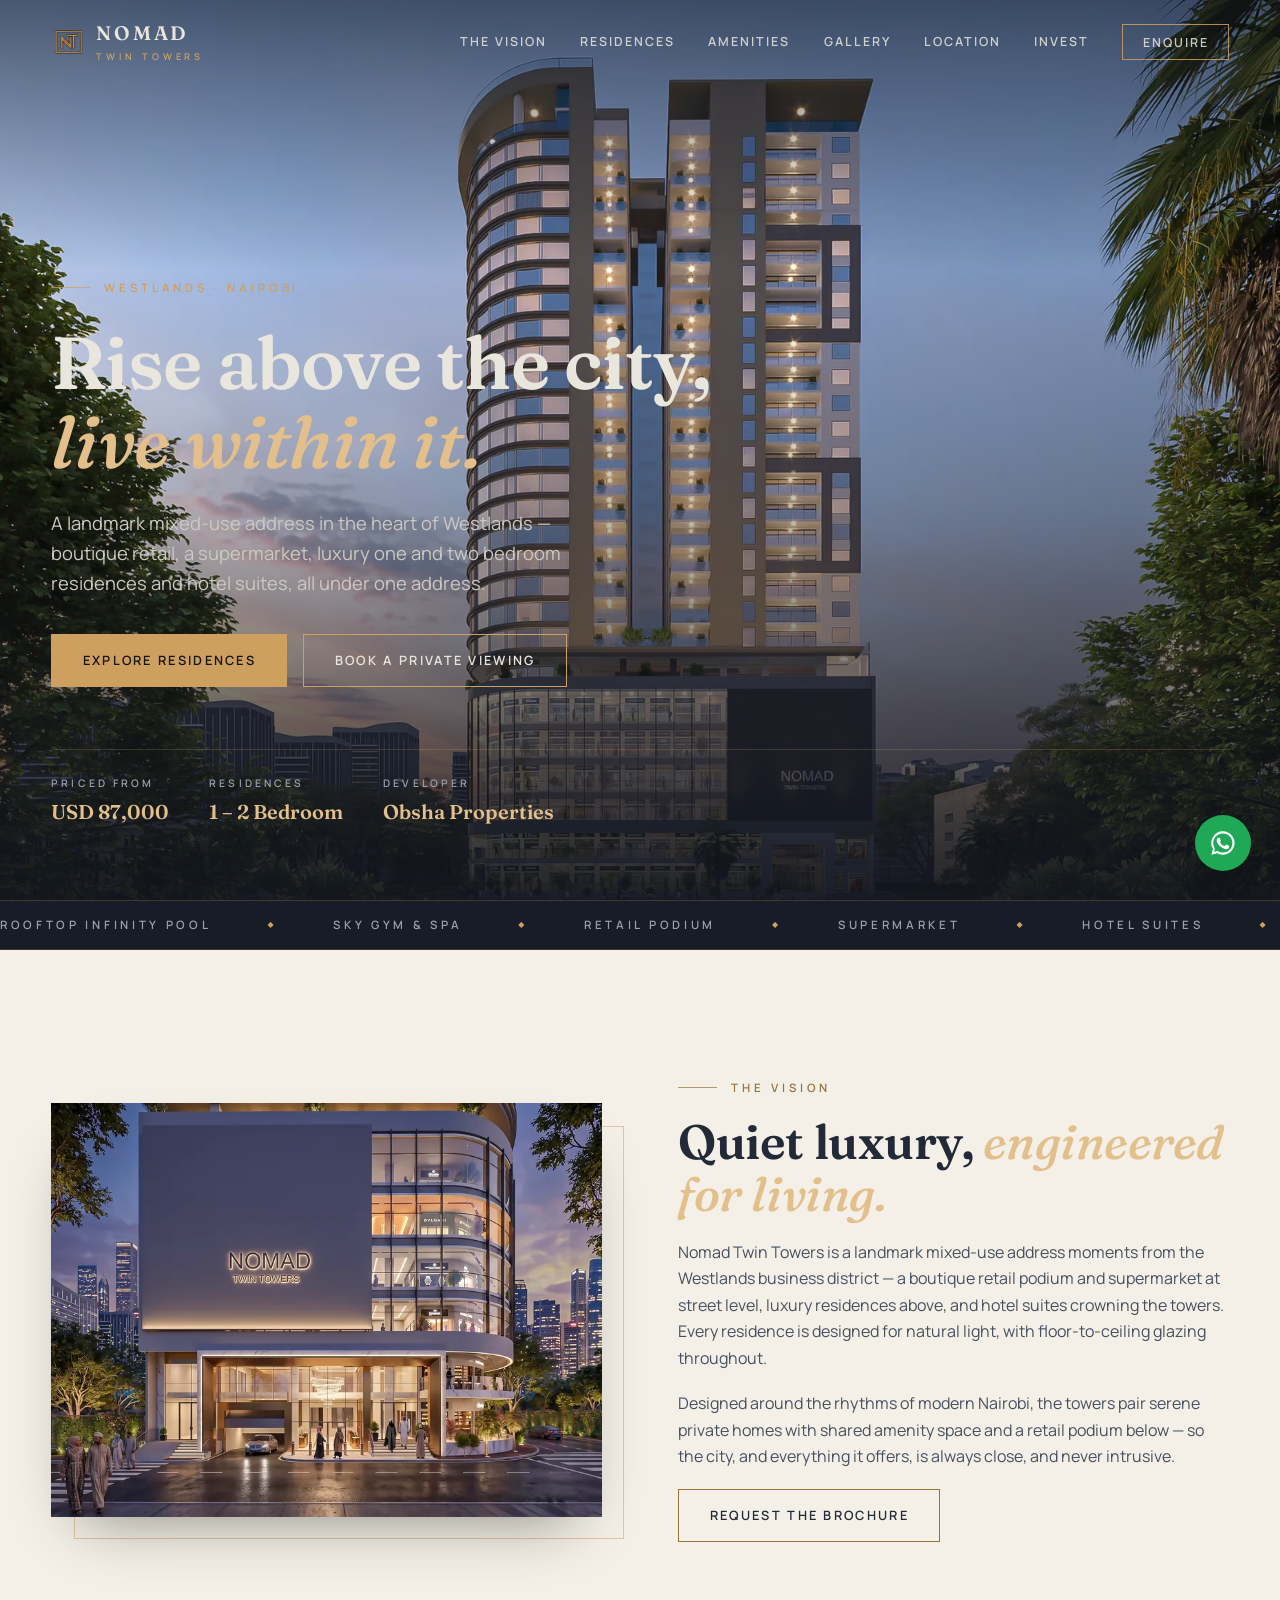
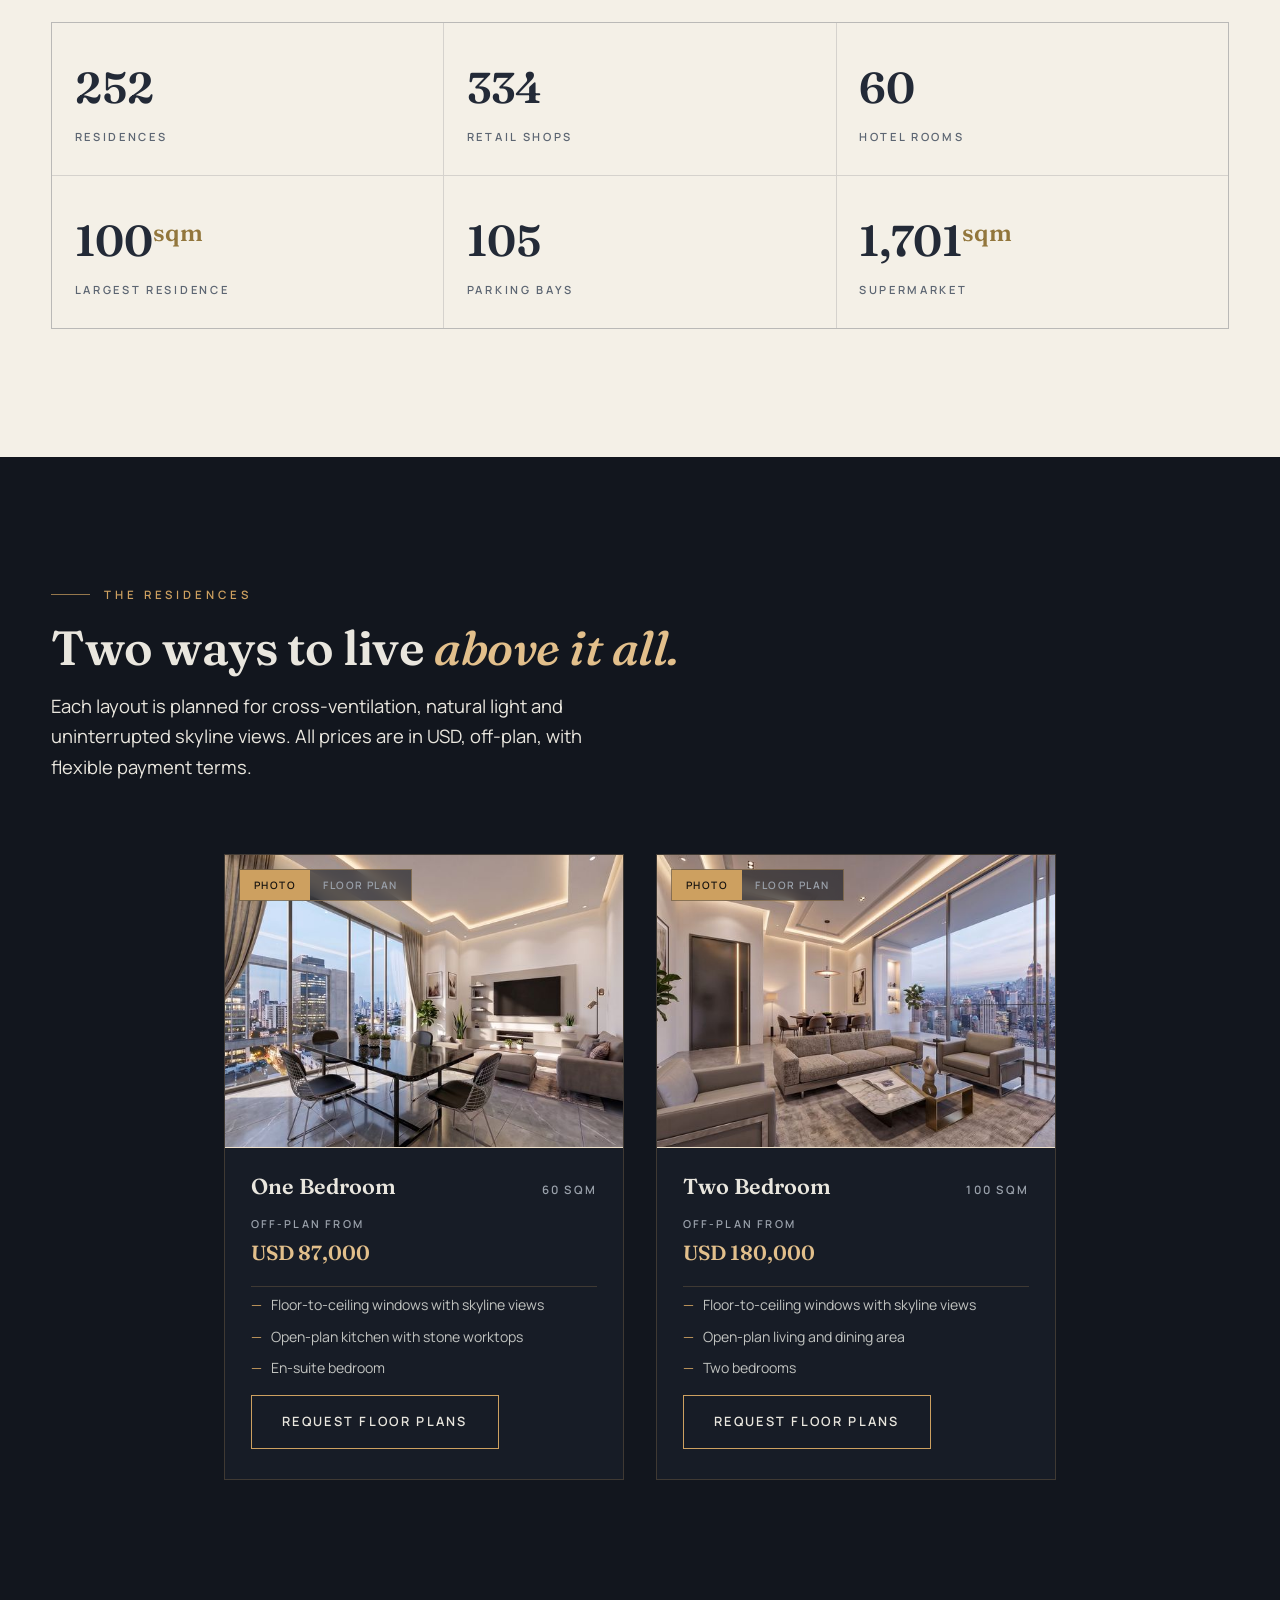
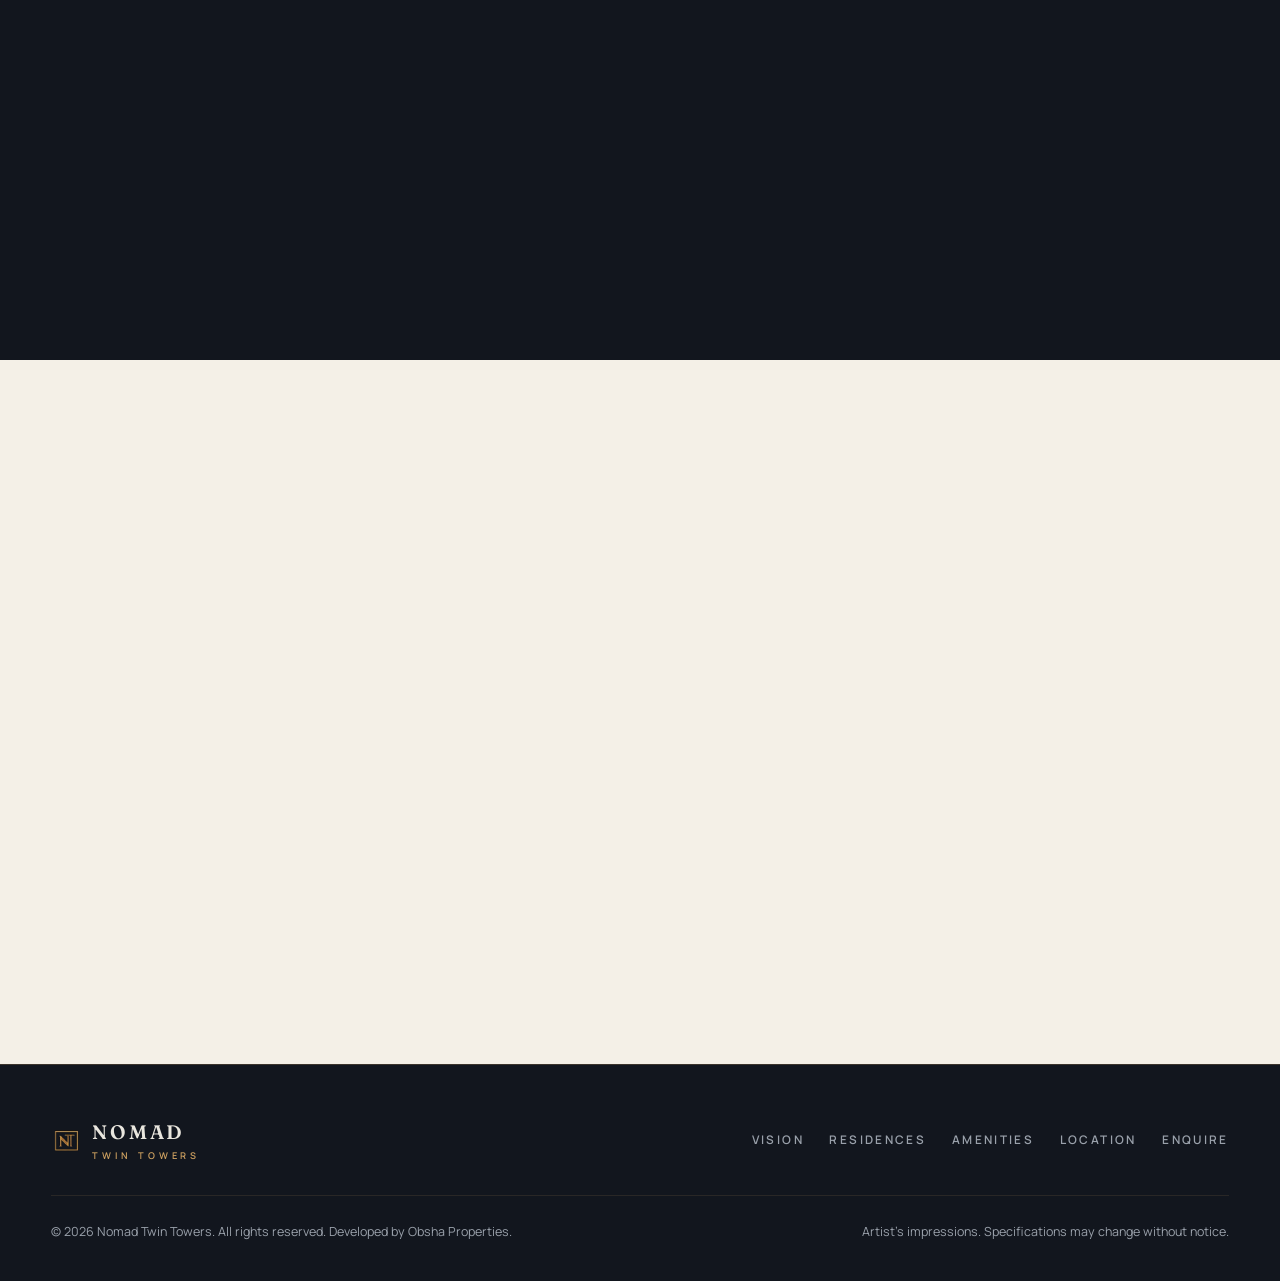
<file: index.html>
<!doctype html>
<html lang="en">
<head>
  <meta charset="utf-8">
  <meta name="viewport" content="width=device-width, initial-scale=1">
  <title>Nomad Twin Towers — Luxury Apartments in Westlands, Nairobi</title>
  <meta name="description" content="Nomad Twin Towers: a landmark mixed-use address in Westlands, Nairobi — boutique retail, a supermarket, luxury 1 &amp; 2 bedroom apartments and hotel suites. Apartments from USD 87,000.">
  <meta name="theme-color" content="#12161e">
  <link rel="icon" type="image/png" sizes="32x32" href="assets/favicon-32.png">
  <link rel="icon" type="image/png" sizes="16x16" href="assets/favicon-16.png">
  <link rel="apple-touch-icon" href="assets/apple-touch-icon.png">

  <!-- Domain updated 2026-07-27 to match the client's official price list (nomadtwintowers.com) — still pending final ownership/registration confirmation, see brief.md Missing items -->
  <link rel="canonical" href="https://nomadtwintowers.com/">

  <!-- Open Graph (og:image must stay an absolute URL or WhatsApp/social previews break) -->
  <meta property="og:type" content="website">
  <meta property="og:url" content="https://nomadtwintowers.com/">
  <meta property="og:title" content="Nomad Twin Towers — Westlands, Nairobi">
  <meta property="og:description" content="A landmark mixed-use address: boutique retail, a supermarket, luxury 1 &amp; 2 bedroom apartments and hotel suites above the Westlands skyline. Apartments from USD 87,000.">
  <meta property="og:image" content="https://nomadtwintowers.com/assets/front-view.jpg">
  <meta property="og:image:width" content="1600">
  <meta property="og:image:height" content="1200">

  <!-- Performance: self-hosted fonts, preloaded; single CSS file; deferred JS -->
  <link rel="preload" href="fonts/fraunces-600.woff2" as="font" type="font/woff2" crossorigin>
  <link rel="preload" href="fonts/fraunces-italic-500.woff2" as="font" type="font/woff2" crossorigin>
  <link rel="preload" href="fonts/manrope-var.woff2" as="font" type="font/woff2" crossorigin>
  <link rel="stylesheet" href="css/main.css">
  <script src="js/main.js" defer></script>

  <!-- Structured data for search -->
  <script type="application/ld+json">
  {
    "@context": "https://schema.org",
    "@type": "ApartmentComplex",
    "name": "Nomad Twin Towers",
    "description": "A mixed-use development in Westlands, Nairobi, with retail, luxury 1 and 2 bedroom apartments, and hotel suites.",
    "url": "https://nomadtwintowers.com/",
    "image": "https://nomadtwintowers.com/assets/front-view.jpg",
    "address": {
      "@type": "PostalAddress",
      "addressLocality": "Westlands, Nairobi",
      "addressCountry": "KE"
    }
  }
  </script>
</head>
<body>

  <a class="skip-link" href="#top">Skip to content</a>

  <header class="site-header">
    <div class="nav-bar">
      <a class="brand" href="#top" aria-label="Nomad Twin Towers — home">
        <img class="brand-mark" src="assets/logo-mark.png" alt="" width="34" height="34" decoding="async">
        <span class="brand-name">NOMAD<small>TWIN TOWERS</small></span>
      </a>
      <button class="nav-toggle" aria-expanded="false" aria-controls="nav-links" aria-label="Menu"><span></span></button>
      <nav>
        <ul class="nav-links" id="nav-links">
          <li><a href="#about">The Vision</a></li>
          <li><a href="#residences">Residences</a></li>
          <li><a href="#amenities">Amenities</a></li>
          <li><a href="#gallery">Gallery</a></li>
          <li><a href="#location">Location</a></li>
          <li><a href="#invest">Invest</a></li>
          <li><a class="nav-cta" href="#enquire">Enquire</a></li>
        </ul>
      </nav>
    </div>
  </header>

  <main id="top">

    <!-- ============ HERO ============ -->
    <section class="hero">
      <picture>
        <source type="image/webp" srcset="assets/front-view-800.webp 800w, assets/front-view-1200.webp 1200w, assets/front-view.webp 1600w" sizes="100vw">
        <img class="hero-art" src="assets/front-view.jpg" srcset="assets/front-view-800.jpg 800w, assets/front-view-1200.jpg 1200w, assets/front-view.jpg 1600w" sizes="100vw" alt="Nomad Twin Towers rising above the Westlands skyline at sunset" width="1600" height="1200" fetchpriority="high">
      </picture>
      <div class="hero-inner">
        <p class="eyebrow reveal">Westlands · Nairobi</p>
        <h1 class="reveal" data-delay="1">Rise above the city, <span class="serif-accent">live within it.</span></h1>
        <p class="lede reveal" data-delay="2">A landmark mixed-use address in the heart of Westlands — boutique retail, a supermarket, luxury one and two bedroom residences and hotel suites, all under one address.</p>
        <div class="hero-ctas reveal" data-delay="3">
          <a class="btn btn--solid" href="#residences">Explore Residences</a>
          <a class="btn btn--ghost" href="#enquire">Book a Private Viewing</a>
        </div>
        <dl class="hero-meta reveal" data-delay="3">
          <div><dt>Priced From</dt><dd>USD 87,000</dd></div>
          <div><dt>Residences</dt><dd>1 – 2 Bedroom</dd></div>
          <div><dt>Developer</dt><dd>Obsha Properties</dd></div>
        </dl>
      </div>
    </section>

    <!-- ============ MARQUEE ============ -->
    <div class="marquee" aria-hidden="true">
      <div class="marquee-track">
        <span>Rooftop Infinity Pool</span><span>Sky Gym &amp; Spa</span><span>Retail Podium</span><span>Supermarket</span><span>Hotel Suites</span><span>24/7 Security</span>
        <span>Rooftop Infinity Pool</span><span>Sky Gym &amp; Spa</span><span>Retail Podium</span><span>Supermarket</span><span>Hotel Suites</span><span>24/7 Security</span>
      </div>
    </div>

    <!-- ============ ABOUT ============ -->
    <section class="section section--light cv-auto" id="about">
      <div class="wrap">
        <div class="split">
          <figure class="split-media reveal">
            <picture>
              <source type="image/webp" srcset="assets/drop-off-800.webp 800w, assets/drop-off-1200.webp 1200w, assets/drop-off.webp 1600w" sizes="(max-width: 880px) 92vw, 590px">
              <img src="assets/drop-off.jpg" srcset="assets/drop-off-800.jpg 800w, assets/drop-off-1200.jpg 1200w, assets/drop-off.jpg 1600w" sizes="(max-width: 880px) 92vw, 590px" alt="Illuminated arrival lobby and porte-cochère at Nomad Twin Towers by night" width="1600" height="1202" loading="lazy" decoding="async">
            </picture>
          </figure>
          <div class="split-copy">
            <p class="eyebrow reveal">The Vision</p>
            <h2 class="reveal" data-delay="1">Quiet luxury, <span class="serif-accent">engineered for living.</span></h2>
            <p class="reveal" data-delay="2">Nomad Twin Towers is a landmark mixed-use address moments from the Westlands business district — a boutique retail podium and supermarket at street level, luxury residences above, and hotel suites crowning the towers. Every residence is designed for natural light, with floor-to-ceiling glazing throughout.</p>
            <p class="reveal" data-delay="2">Designed around the rhythms of modern Nairobi, the towers pair serene private homes with shared amenity space and a retail podium below — so the city, and everything it offers, is always close, and never intrusive.</p>
            <a class="btn btn--ghost reveal" data-delay="3" href="#enquire">Request the Brochure</a>
          </div>
        </div>
        <div class="stats reveal">
          <div><span class="stat-num"><span data-count="252">0</span></span><span class="stat-label">Residences</span></div>
          <div><span class="stat-num"><span data-count="334">0</span></span><span class="stat-label">Retail Shops</span></div>
          <div><span class="stat-num"><span data-count="60">0</span></span><span class="stat-label">Hotel Rooms</span></div>
          <div><span class="stat-num"><span data-count="100">0</span><sup>sqm</sup></span><span class="stat-label">Largest Residence</span></div>
          <div><span class="stat-num"><span data-count="105">0</span></span><span class="stat-label">Parking Bays</span></div>
          <div><span class="stat-num"><span data-count="1701">0</span><sup>sqm</sup></span><span class="stat-label">Supermarket</span></div>
        </div>
      </div>
    </section>

    <!-- ============ RESIDENCES ============ -->
    <section class="section cv-auto" id="residences">
      <div class="wrap">
        <div class="section-head">
          <p class="eyebrow reveal">The Residences</p>
          <h2 class="reveal" data-delay="1">Two ways to live <span class="serif-accent">above it all.</span></h2>
          <p class="lede reveal" data-delay="2">Each layout is planned for cross-ventilation, natural light and uninterrupted skyline views. All prices are in USD, off-plan, with flexible payment terms.</p>
        </div>
        <div class="res-grid">
          <article class="res-card reveal">
            <figure>
              <div class="res-toggle" role="tablist" aria-label="View as photo or floor plan">
                <button type="button" role="tab" aria-pressed="true" data-view="photo">Photo</button>
                <button type="button" role="tab" aria-pressed="false" data-view="plan">Floor Plan</button>
              </div>
              <img data-view-img="photo" src="assets/1-br-living-room-800.jpg" srcset="assets/1-br-living-room-800.jpg 800w, assets/1-br-living-room-1200.jpg 1200w, assets/1-br-living-room.jpg 1600w" sizes="(max-width: 980px) 92vw, 380px" alt="Living room of a one bedroom residence with skyline views" width="600" height="440" loading="lazy" decoding="async">
              <img data-view-img="plan" hidden src="assets/plan-1br.svg" alt="One bedroom floor plan, 60 square metres" width="600" height="440" loading="lazy" decoding="async">
            </figure>
            <div class="res-body">
              <div class="res-title"><h3>One Bedroom</h3><span class="res-size">60 SQM</span></div>
              <p class="res-price"><small>Off-plan from</small>USD 87,000</p>
              <ul class="res-feats">
                <li>Floor-to-ceiling windows with skyline views</li>
                <li>Open-plan kitchen with stone worktops</li>
                <li>En-suite bedroom</li>
              </ul>
              <a class="btn btn--ghost" href="#enquire">Request Floor Plans</a>
            </div>
          </article>
          <article class="res-card reveal" data-delay="1">
            <figure>
              <div class="res-toggle" role="tablist" aria-label="View as photo or floor plan">
                <button type="button" role="tab" aria-pressed="true" data-view="photo">Photo</button>
                <button type="button" role="tab" aria-pressed="false" data-view="plan">Floor Plan</button>
              </div>
              <img data-view-img="photo" src="assets/2-br-living-room-800.jpg" srcset="assets/2-br-living-room-800.jpg 800w, assets/2-br-living-room-1200.jpg 1200w, assets/2-br-living-room.jpg 1600w" sizes="(max-width: 980px) 92vw, 380px" alt="Living room of a two bedroom residence with floor-to-ceiling glazing" width="600" height="440" loading="lazy" decoding="async">
              <img data-view-img="plan" hidden src="assets/plan-2br.svg" alt="Two bedroom floor plan, 100 square metres" width="600" height="440" loading="lazy" decoding="async">
            </figure>
            <div class="res-body">
              <div class="res-title"><h3>Two Bedroom</h3><span class="res-size">100 SQM</span></div>
              <p class="res-price"><small>Off-plan from</small>USD 180,000</p>
              <ul class="res-feats">
                <li>Floor-to-ceiling windows with skyline views</li>
                <li>Open-plan living and dining area</li>
                <li>Two bedrooms</li>
              </ul>
              <a class="btn btn--ghost" href="#enquire">Request Floor Plans</a>
            </div>
          </article>
        </div>
      </div>
    </section>

    <!-- ============ AMENITIES ============ -->
    <section class="section section--light cv-auto" id="amenities">
      <div class="wrap">
        <div class="section-head">
          <p class="eyebrow reveal">Amenities</p>
          <h2 class="reveal" data-delay="1">Two floors devoted to <span class="serif-accent">everything but work.</span></h2>
        </div>
        <div class="amen-highlights reveal">
          <figure class="amen-highlight">
            <picture>
              <source type="image/webp" srcset="assets/pool-closeup-800.webp 800w, assets/pool-closeup-1200.webp 1200w, assets/pool-closeup.webp 1600w" sizes="(max-width: 780px) 90vw, (max-width: 980px) 46vw, 22vw">
              <img src="assets/pool-closeup-800.jpg" srcset="assets/pool-closeup-800.jpg 800w, assets/pool-closeup-1200.jpg 1200w, assets/pool-closeup.jpg 1600w" sizes="(max-width: 780px) 90vw, (max-width: 980px) 46vw, 22vw" alt="Resident overlooking the rooftop infinity pool at golden hour" width="1600" height="878" loading="lazy" decoding="async">
            </picture>
            <figcaption>
              <h3>Rooftop Infinity Pool</h3>
            </figcaption>
          </figure>
          <figure class="amen-highlight">
            <picture>
              <source type="image/webp" srcset="assets/gym-and-wellness-800.webp 800w, assets/gym-and-wellness-1200.webp 1200w, assets/gym-and-wellness.webp 1600w" sizes="(max-width: 780px) 90vw, (max-width: 980px) 46vw, 22vw">
              <img src="assets/gym-and-wellness-800.jpg" srcset="assets/gym-and-wellness-800.jpg 800w, assets/gym-and-wellness-1200.jpg 1200w, assets/gym-and-wellness.jpg 1600w" sizes="(max-width: 780px) 90vw, (max-width: 980px) 46vw, 22vw" alt="Sky gym and wellness floor with floor-to-ceiling city views" width="1600" height="812" loading="lazy" decoding="async">
            </picture>
            <figcaption>
              <h3>Sky Gym &amp; Spa</h3>
            </figcaption>
          </figure>
          <figure class="amen-highlight">
            <picture>
              <source type="image/webp" srcset="assets/sky-lounge-terrace-800.webp 800w, assets/sky-lounge-terrace-1200.webp 1200w, assets/sky-lounge-terrace.webp 1600w" sizes="(max-width: 780px) 90vw, (max-width: 980px) 46vw, 22vw">
              <img src="assets/sky-lounge-terrace-800.jpg" srcset="assets/sky-lounge-terrace-800.jpg 800w, assets/sky-lounge-terrace-1200.jpg 1200w, assets/sky-lounge-terrace.jpg 1600w" sizes="(max-width: 780px) 90vw, (max-width: 980px) 46vw, 22vw" alt="Residents' lounge terrace overlooking the city at dusk" width="1600" height="1198" loading="lazy" decoding="async">
            </picture>
            <figcaption>
              <h3>Residents' Lounge</h3>
            </figcaption>
          </figure>
          <figure class="amen-highlight">
            <picture>
              <source type="image/webp" srcset="assets/restaurant-main-800.webp 800w, assets/restaurant-main-1200.webp 1200w, assets/restaurant-main.webp 1600w" sizes="(max-width: 780px) 90vw, (max-width: 980px) 46vw, 22vw">
              <img src="assets/restaurant-main-800.jpg" srcset="assets/restaurant-main-800.jpg 800w, assets/restaurant-main-1200.jpg 1200w, assets/restaurant-main.jpg 1600w" sizes="(max-width: 780px) 90vw, (max-width: 980px) 46vw, 22vw" alt="Sky-level restaurant with skyline views at dusk" width="1600" height="882" loading="lazy" decoding="async">
            </picture>
            <figcaption>
              <h3>Sky Restaurant</h3>
            </figcaption>
          </figure>
        </div>
        <div class="amen-grid">
          <div class="amen reveal">
            <svg viewBox="0 0 24 24" fill="none" stroke-width="1.5" aria-hidden="true"><path d="M2 15c2 1.2 4 1.2 6 0s4-1.2 6 0 4 1.2 6 0M2 19c2 1.2 4 1.2 6 0s4-1.2 6 0 4 1.2 6 0M7 12V6a3 3 0 0 1 6 0M13 12V8"/></svg>
            <h3>Rooftop Infinity Pool</h3>
            <p>An infinity pool with a glass edge over the Westlands skyline.</p>
          </div>
          <div class="amen reveal" data-delay="1">
            <svg viewBox="0 0 24 24" fill="none" stroke-width="1.5" aria-hidden="true"><path d="M4 9v6M20 9v6M7 7v10M17 7v10M7 12h10"/></svg>
            <h3>Sky Gym &amp; Spa</h3>
            <p>A fully equipped gym and wellness area with floor-to-ceiling skyline views.</p>
          </div>
          <div class="amen reveal" data-delay="2">
            <svg viewBox="0 0 24 24" fill="none" stroke-width="1.5" aria-hidden="true"><path d="M12 3l8 4v5c0 5-3.4 8-8 9-4.6-1-8-4-8-9V7z"/></svg>
            <h3>24/7 Security</h3>
            <p>Round-the-clock security and CCTV, with gated basement parking.</p>
          </div>
          <div class="amen reveal">
            <svg viewBox="0 0 24 24" fill="none" stroke-width="1.5" aria-hidden="true"><path d="M5 20V8l7-5 7 5v12M9 20v-6h6v6"/></svg>
            <h3>Residents' Lounge</h3>
            <p>A club-style lounge with skyline views, for residents to relax or entertain.</p>
          </div>
          <div class="amen reveal" data-delay="1">
            <svg viewBox="0 0 24 24" fill="none" stroke-width="1.5" aria-hidden="true"><rect x="3" y="10" width="13" height="7" rx="2"/><path d="M16 13h3l2 2v2h-2M6 17v2M14 17v2M16 8a4 4 0 0 0-8 0"/></svg>
            <h3>Basement Parking</h3>
            <p>Two basement levels with 105 allocated parking bays.</p>
          </div>
          <div class="amen reveal" data-delay="2">
            <svg viewBox="0 0 24 24" fill="none" stroke-width="1.5" aria-hidden="true"><path d="M6 3v7a3 3 0 0 0 6 0V3M9 10v11M17 3c-1.5 1.5-2 3-2 5s1 3 2 3 2-1 2-3-.5-3.5-2-5zM17 11v10"/></svg>
            <h3>Sky Restaurant</h3>
            <p>A restaurant with skyline views, for residents and guests.</p>
          </div>
        </div>
      </div>
    </section>

    <!-- ============ GALLERY ============ -->
    <section class="section cv-auto" id="gallery">
      <div class="wrap">
        <div class="gallery-head">
          <div class="section-head" style="margin-bottom:0">
            <p class="eyebrow reveal">Gallery</p>
            <h2 class="reveal" data-delay="1">A first look, <span class="serif-accent">up close.</span></h2>
          </div>
          <div class="gal-nav reveal">
            <button class="gal-btn" data-gal-prev aria-label="Previous image"><svg width="18" height="18" viewBox="0 0 24 24" fill="none" stroke="currentColor" stroke-width="2"><path d="M15 6l-6 6 6 6"/></svg></button>
            <button class="gal-btn" data-gal-next aria-label="Next image"><svg width="18" height="18" viewBox="0 0 24 24" fill="none" stroke="currentColor" stroke-width="2"><path d="M9 6l6 6-6 6"/></svg></button>
          </div>
        </div>
        <div class="gallery-track reveal">
          <figure class="gal-item">
            <picture>
              <source type="image/webp" srcset="assets/drama-shot-800.webp 800w, assets/drama-shot-1200.webp 1200w, assets/drama-shot.webp 1600w" sizes="(max-width: 700px) 82vw, 560px">
              <img src="assets/drama-shot.jpg" srcset="assets/drama-shot-800.jpg 800w, assets/drama-shot-1200.jpg 1200w, assets/drama-shot.jpg 1600w" sizes="(max-width: 700px) 82vw, 560px" data-full="assets/drama-shot.jpg" alt="Nomad Twin Towers rising above the retail podium at dusk" width="1600" height="2000" loading="lazy" decoding="async">
            </picture>
            <figcaption>Nomad Twin Towers · After Dark</figcaption>
          </figure>
          <figure class="gal-item">
            <picture>
              <source type="image/webp" srcset="assets/gym-and-wellness-800.webp 800w, assets/gym-and-wellness-1200.webp 1200w, assets/gym-and-wellness.webp 1600w" sizes="(max-width: 700px) 82vw, 560px">
              <img src="assets/gym-and-wellness.jpg" srcset="assets/gym-and-wellness-800.jpg 800w, assets/gym-and-wellness-1200.jpg 1200w, assets/gym-and-wellness.jpg 1600w" sizes="(max-width: 700px) 82vw, 560px" data-full="assets/gym-and-wellness.jpg" alt="Sky gym and wellness floor with floor-to-ceiling city views" width="1600" height="812" loading="lazy" decoding="async">
            </picture>
            <figcaption>Sky Gym &amp; Wellness</figcaption>
          </figure>
          <figure class="gal-item">
            <picture>
              <source type="image/webp" srcset="assets/sky-lounge-terrace-800.webp 800w, assets/sky-lounge-terrace-1200.webp 1200w, assets/sky-lounge-terrace.webp 1600w" sizes="(max-width: 700px) 82vw, 560px">
              <img src="assets/sky-lounge-terrace.jpg" srcset="assets/sky-lounge-terrace-800.jpg 800w, assets/sky-lounge-terrace-1200.jpg 1200w, assets/sky-lounge-terrace.jpg 1600w" sizes="(max-width: 700px) 82vw, 560px" data-full="assets/sky-lounge-terrace.jpg" alt="Residents' lounge terrace overlooking the city at dusk" width="1600" height="1198" loading="lazy" decoding="async">
            </picture>
            <figcaption>Residents' Lounge Terrace</figcaption>
          </figure>
          <figure class="gal-item">
            <picture>
              <source type="image/webp" srcset="assets/pool-closeup-800.webp 800w, assets/pool-closeup-1200.webp 1200w, assets/pool-closeup.webp 1600w" sizes="(max-width: 700px) 82vw, 560px">
              <img src="assets/pool-closeup.jpg" srcset="assets/pool-closeup-800.jpg 800w, assets/pool-closeup-1200.jpg 1200w, assets/pool-closeup.jpg 1600w" sizes="(max-width: 700px) 82vw, 560px" data-full="assets/pool-closeup.jpg" alt="Resident overlooking the rooftop infinity pool at golden hour" width="1600" height="878" loading="lazy" decoding="async">
            </picture>
            <figcaption>Rooftop Pool · Golden Hour</figcaption>
          </figure>
          <figure class="gal-item">
            <picture>
              <source type="image/webp" srcset="assets/restaurant-main-800.webp 800w, assets/restaurant-main-1200.webp 1200w, assets/restaurant-main.webp 1600w" sizes="(max-width: 700px) 82vw, 560px">
              <img src="assets/restaurant-main.jpg" srcset="assets/restaurant-main-800.jpg 800w, assets/restaurant-main-1200.jpg 1200w, assets/restaurant-main.jpg 1600w" sizes="(max-width: 700px) 82vw, 560px" data-full="assets/restaurant-main.jpg" alt="Sky-level restaurant with skyline views at dusk" width="1600" height="882" loading="lazy" decoding="async">
            </picture>
            <figcaption>Sky Restaurant</figcaption>
          </figure>
          <figure class="gal-item">
            <picture>
              <source type="image/webp" srcset="assets/retail-02-800.webp 800w, assets/retail-02-1200.webp 1200w, assets/retail-02.webp 1600w" sizes="(max-width: 700px) 82vw, 560px">
              <img src="assets/retail-02.jpg" srcset="assets/retail-02-800.jpg 800w, assets/retail-02-1200.jpg 1200w, assets/retail-02.jpg 1600w" sizes="(max-width: 700px) 82vw, 560px" data-full="assets/retail-02.jpg" alt="Boutique storefronts along the retail podium corridor" width="1600" height="1198" loading="lazy" decoding="async">
            </picture>
            <figcaption>The Retail Podium</figcaption>
          </figure>
          <figure class="gal-item">
            <picture>
              <source type="image/webp" srcset="assets/1-br-living-room-800.webp 800w, assets/1-br-living-room-1200.webp 1200w, assets/1-br-living-room.webp 1600w" sizes="(max-width: 700px) 82vw, 560px">
              <img src="assets/1-br-living-room.jpg" srcset="assets/1-br-living-room-800.jpg 800w, assets/1-br-living-room-1200.jpg 1200w, assets/1-br-living-room.jpg 1600w" sizes="(max-width: 700px) 82vw, 560px" data-full="assets/1-br-living-room.jpg" alt="Living and dining area of a one bedroom residence with skyline views" width="1600" height="847" loading="lazy" decoding="async">
            </picture>
            <figcaption>One Bedroom Residence · Living Room</figcaption>
          </figure>
          <figure class="gal-item">
            <picture>
              <source type="image/webp" srcset="assets/2-br-living-room-800.webp 800w, assets/2-br-living-room-1200.webp 1200w, assets/2-br-living-room.webp 1600w" sizes="(max-width: 700px) 82vw, 560px">
              <img src="assets/2-br-living-room.jpg" srcset="assets/2-br-living-room-800.jpg 800w, assets/2-br-living-room-1200.jpg 1200w, assets/2-br-living-room.jpg 1600w" sizes="(max-width: 700px) 82vw, 560px" data-full="assets/2-br-living-room.jpg" alt="Living room of a two bedroom residence with floor-to-ceiling glazing" width="1600" height="812" loading="lazy" decoding="async">
            </picture>
            <figcaption>Two Bedroom Residence · Living Room</figcaption>
          </figure>
          <figure class="gal-item">
            <picture>
              <source type="image/webp" srcset="assets/bedroom-800.webp 800w, assets/bedroom-1200.webp 1200w, assets/bedroom.webp 1600w" sizes="(max-width: 700px) 82vw, 560px">
              <img src="assets/bedroom.jpg" srcset="assets/bedroom-800.jpg 800w, assets/bedroom-1200.jpg 1200w, assets/bedroom.jpg 1600w" sizes="(max-width: 700px) 82vw, 560px" data-full="assets/bedroom.jpg" alt="Master bedroom with floor-to-ceiling city views" width="1600" height="1170" loading="lazy" decoding="async">
            </picture>
            <figcaption>Master Bedroom</figcaption>
          </figure>
          <figure class="gal-item">
            <picture>
              <source type="image/webp" srcset="assets/kitchen-800.webp 800w, assets/kitchen-1200.webp 1200w, assets/kitchen.webp 1600w" sizes="(max-width: 700px) 82vw, 560px">
              <img src="assets/kitchen.jpg" srcset="assets/kitchen-800.jpg 800w, assets/kitchen-1200.jpg 1200w, assets/kitchen.jpg 1600w" sizes="(max-width: 700px) 82vw, 560px" data-full="assets/kitchen.jpg" alt="Open kitchen with stone worktops and integrated cabinetry" width="1600" height="1030" loading="lazy" decoding="async">
            </picture>
            <figcaption>The Kitchen</figcaption>
          </figure>
          <figure class="gal-item">
            <picture>
              <source type="image/webp" srcset="assets/master-bathroom-800.webp 800w, assets/master-bathroom-1200.webp 1200w, assets/master-bathroom.webp 1600w" sizes="(max-width: 700px) 82vw, 560px">
              <img src="assets/master-bathroom.jpg" srcset="assets/master-bathroom-800.jpg 800w, assets/master-bathroom-1200.jpg 1200w, assets/master-bathroom.jpg 1600w" sizes="(max-width: 700px) 82vw, 560px" data-full="assets/master-bathroom.jpg" alt="Master ensuite with walk-in rain shower and floating vanity" width="1600" height="2000" loading="lazy" decoding="async">
            </picture>
            <figcaption>Master Ensuite</figcaption>
          </figure>
          <figure class="gal-item">
            <picture>
              <source type="image/webp" srcset="assets/gym-upclose-800.webp 800w, assets/gym-upclose-1200.webp 1200w, assets/gym-upclose.webp 1600w" sizes="(max-width: 700px) 82vw, 560px">
              <img src="assets/gym-upclose.jpg" srcset="assets/gym-upclose-800.jpg 800w, assets/gym-upclose-1200.jpg 1200w, assets/gym-upclose.jpg 1600w" sizes="(max-width: 700px) 82vw, 560px" data-full="assets/gym-upclose.jpg" alt="Close view of gym equipment with city views at dusk" width="1600" height="812" loading="lazy" decoding="async">
            </picture>
            <figcaption>Sky Gym · Detail</figcaption>
          </figure>
          <figure class="gal-item">
            <picture>
              <source type="image/webp" srcset="assets/gym-and-wellness-upclose-800.webp 800w, assets/gym-and-wellness-upclose-1200.webp 1200w, assets/gym-and-wellness-upclose.webp 1600w" sizes="(max-width: 700px) 82vw, 560px">
              <img src="assets/gym-and-wellness-upclose.jpg" srcset="assets/gym-and-wellness-upclose-800.jpg 800w, assets/gym-and-wellness-upclose-1200.jpg 1200w, assets/gym-and-wellness-upclose.jpg 1600w" sizes="(max-width: 700px) 82vw, 560px" data-full="assets/gym-and-wellness-upclose.jpg" alt="Residents relaxing in the wellness lounge area near the sky gym" width="1600" height="812" loading="lazy" decoding="async">
            </picture>
            <figcaption>Wellness Lounge</figcaption>
          </figure>
          <figure class="gal-item">
            <picture>
              <source type="image/webp" srcset="assets/sky-lounge-800.webp 800w, assets/sky-lounge-1200.webp 1200w, assets/sky-lounge.webp 1600w" sizes="(max-width: 700px) 82vw, 560px">
              <img src="assets/sky-lounge.jpg" srcset="assets/sky-lounge-800.jpg 800w, assets/sky-lounge-1200.jpg 1200w, assets/sky-lounge.jpg 1600w" sizes="(max-width: 700px) 82vw, 560px" data-full="assets/sky-lounge.jpg" alt="Residents' lounge interior with panoramic city views at dusk" width="1600" height="1200" loading="lazy" decoding="async">
            </picture>
            <figcaption>Residents' Lounge</figcaption>
          </figure>
        </div>
      </div>
      <dialog class="lightbox" id="lightbox">
        <button class="lightbox-close" aria-label="Close">×</button>
        <img alt="" width="800" height="600">
      </dialog>
    </section>

    <!-- ============ LOCATION ============ -->
    <section class="section section--light cv-auto" id="location">
      <div class="wrap split">
        <div class="split-copy">
          <p class="eyebrow reveal">Location</p>
          <h2 class="reveal" data-delay="1">The centre of <span class="serif-accent">everything.</span></h2>
          <p class="reveal" data-delay="2">Set on a quiet avenue off Waiyaki Way, Nomad Twin Towers places Westlands at your door — with the rest of Nairobi close by via the Expressway.</p>
          <ul class="loc-list reveal" data-delay="2">
            <li><strong>GTC &amp; Westlands CBD</strong></li>
            <li><strong>Sarit Centre</strong></li>
            <li><strong>Westgate Mall</strong></li>
            <li><strong>Nairobi CBD</strong></li>
            <li><strong>JKIA via Expressway</strong></li>
          </ul>
        </div>
        <div class="map-facade reveal" data-delay="1">
          <div class="map-grid" aria-hidden="true"></div>
          <div class="map-pin">
            <svg viewBox="0 0 24 24" fill="none" stroke="#92763c" stroke-width="1.5" aria-hidden="true"><path d="M12 21s-7-5.5-7-11a7 7 0 0 1 14 0c0 5.5-7 11-7 11z"/><circle cx="12" cy="10" r="2.6" fill="#92763c"/></svg>
            <p style="max-width:22ch;font-size:.9rem;color:#5c6572">Westlands, Nairobi — interactive map loads on request to keep the page fast.</p>
            <button class="btn btn--ghost" data-load-map>Load Interactive Map</button>
          </div>
        </div>
      </div>
    </section>

    <!-- ============ INVEST ============ -->
    <section class="section cv-auto" id="invest">
      <div class="wrap">
        <div class="section-head">
          <p class="eyebrow reveal">Ownership</p>
          <h2 class="reveal" data-delay="1">A simple path <span class="serif-accent">to the keys.</span></h2>
          <p class="lede reveal" data-delay="2">Off-plan buyers benefit from launch pricing and a staged payment plan through construction — enquire for full terms.</p>
        </div>
        <div class="invest-steps">
          <div class="reveal"><span class="step-no">01</span><h3>Reserve</h3><p>Choose your residence and secure it with a refundable reservation fee.</p></div>
          <div class="reveal" data-delay="1"><span class="step-no">02</span><h3>Sign &amp; Deposit</h3><p>Sign the sale agreement and pay your deposit.</p></div>
          <div class="reveal" data-delay="2"><span class="step-no">03</span><h3>Staged Payments</h3><p>The balance is spread in instalments across the construction period.</p></div>
          <div class="reveal" data-delay="3"><span class="step-no">04</span><h3>Handover</h3><p>Move in on completion.</p></div>
        </div>
      </div>
    </section>

    <!-- ============ ENQUIRE ============ -->
    <section class="section section--light cv-auto" id="enquire">
      <div class="wrap enquiry-grid">
        <div>
          <p class="eyebrow reveal">Enquire</p>
          <h2 class="reveal" data-delay="1">Book a private <span class="serif-accent">viewing.</span></h2>
          <p class="reveal" data-delay="2" style="margin-top:1rem">Visit the show apartment and sales gallery, or speak with our team about availability, floor plans and payment terms.</p>
          <div class="contact-rows reveal" data-delay="2">
            <a href="tel:+254711111188"><span class="lbl">Call / WhatsApp</span><span class="val">+254 711 111 188</span></a>
            <a href="mailto:sales@nomadtwintowers.com"><span class="lbl">Email</span><span class="val">sales@nomadtwintowers.com</span></a>
            <a href="#location"><span class="lbl">Sales Gallery</span><span class="val">Off Waiyaki Way, Westlands</span></a>
          </div>
        </div>
        <form class="form reveal" data-delay="1" id="enquiry-form" novalidate>
          <div class="form-row">
            <div class="field">
              <label for="f-name">Full Name</label>
              <input id="f-name" name="name" type="text" autocomplete="name" required>
            </div>
            <div class="field">
              <label for="f-phone">Phone</label>
              <input id="f-phone" name="phone" type="tel" autocomplete="tel" required>
            </div>
          </div>
          <div class="form-row">
            <div class="field">
              <label for="f-email">Email</label>
              <input id="f-email" name="email" type="email" autocomplete="email" required>
            </div>
            <div class="field">
              <label for="f-unit">Interested In</label>
              <select id="f-unit" name="unit">
                <option>One Bedroom Residence</option>
                <option>Two Bedroom Residence</option>
                <option>Investment Portfolio</option>
              </select>
            </div>
          </div>
          <div class="field">
            <label for="f-msg">Message <span style="text-transform:none;letter-spacing:0">(optional)</span></label>
            <textarea id="f-msg" name="message"></textarea>
          </div>
          <p class="form-status" role="status" aria-live="polite"></p>
          <div class="form-actions">
            <button class="btn btn--solid" type="button" data-send-wa>Enquire on WhatsApp</button>
            <button class="btn btn--ghost" type="submit">Send by Email</button>
          </div>
          <p class="form-note">Your enquiry opens in WhatsApp or your email app — nothing is stored on this site.</p>
        </form>
      </div>
    </section>
  </main>

  <footer class="site-footer">
    <div class="wrap">
      <div class="footer-grid">
        <a class="brand" href="#top" aria-label="Nomad Twin Towers — back to top">
          <img class="brand-mark" src="assets/logo-mark.png" alt="" width="30" height="30" decoding="async">
          <span class="brand-name">NOMAD<small>TWIN TOWERS</small></span>
        </a>
        <nav class="footer-nav" aria-label="Footer">
          <a href="#about">Vision</a>
          <a href="#residences">Residences</a>
          <a href="#amenities">Amenities</a>
          <a href="#location">Location</a>
          <a href="#enquire">Enquire</a>
        </nav>
      </div>
      <div class="footer-fine">
        <p>© <span id="year">2026</span> Nomad Twin Towers. All rights reserved. Developed by Obsha Properties.</p>
        <p>Artist's impressions. Specifications may change without notice.</p>
      </div>
    </div>
  </footer>

  <a class="wa-float" href="https://wa.me/254711111188?text=Hello%20Nomad%20Twin%20Towers%2C%20I%27d%20like%20to%20enquire." target="_blank" rel="noopener" aria-label="Chat on WhatsApp">
    <svg viewBox="0 0 24 24" aria-hidden="true"><path d="M12 2a10 10 0 0 0-8.6 15.1L2 22l5-1.3A10 10 0 1 0 12 2zm0 18.2c-1.6 0-3.1-.4-4.4-1.2l-.3-.2-3 .8.8-2.9-.2-.3A8.2 8.2 0 1 1 12 20.2zm4.6-6.1c-.3-.1-1.5-.7-1.7-.8-.2-.1-.4-.1-.6.1-.2.3-.6.8-.8 1-.1.2-.3.2-.5.1a6.7 6.7 0 0 1-3.4-3c-.3-.4 0-.5.1-.7l.4-.5c.1-.2.1-.3 0-.5l-.8-1.9c-.2-.5-.4-.4-.6-.4h-.5c-.2 0-.5.1-.7.3-.2.3-.9.9-.9 2.2s.9 2.5 1.1 2.7c.1.2 1.8 2.8 4.5 3.9.6.3 1.1.4 1.5.5.6.2 1.2.2 1.6.1.5-.1 1.5-.6 1.7-1.2.2-.6.2-1.1.2-1.2-.1-.1-.2-.2-.4-.3z"/></svg>
  </a>

</body>
</html>
</file>
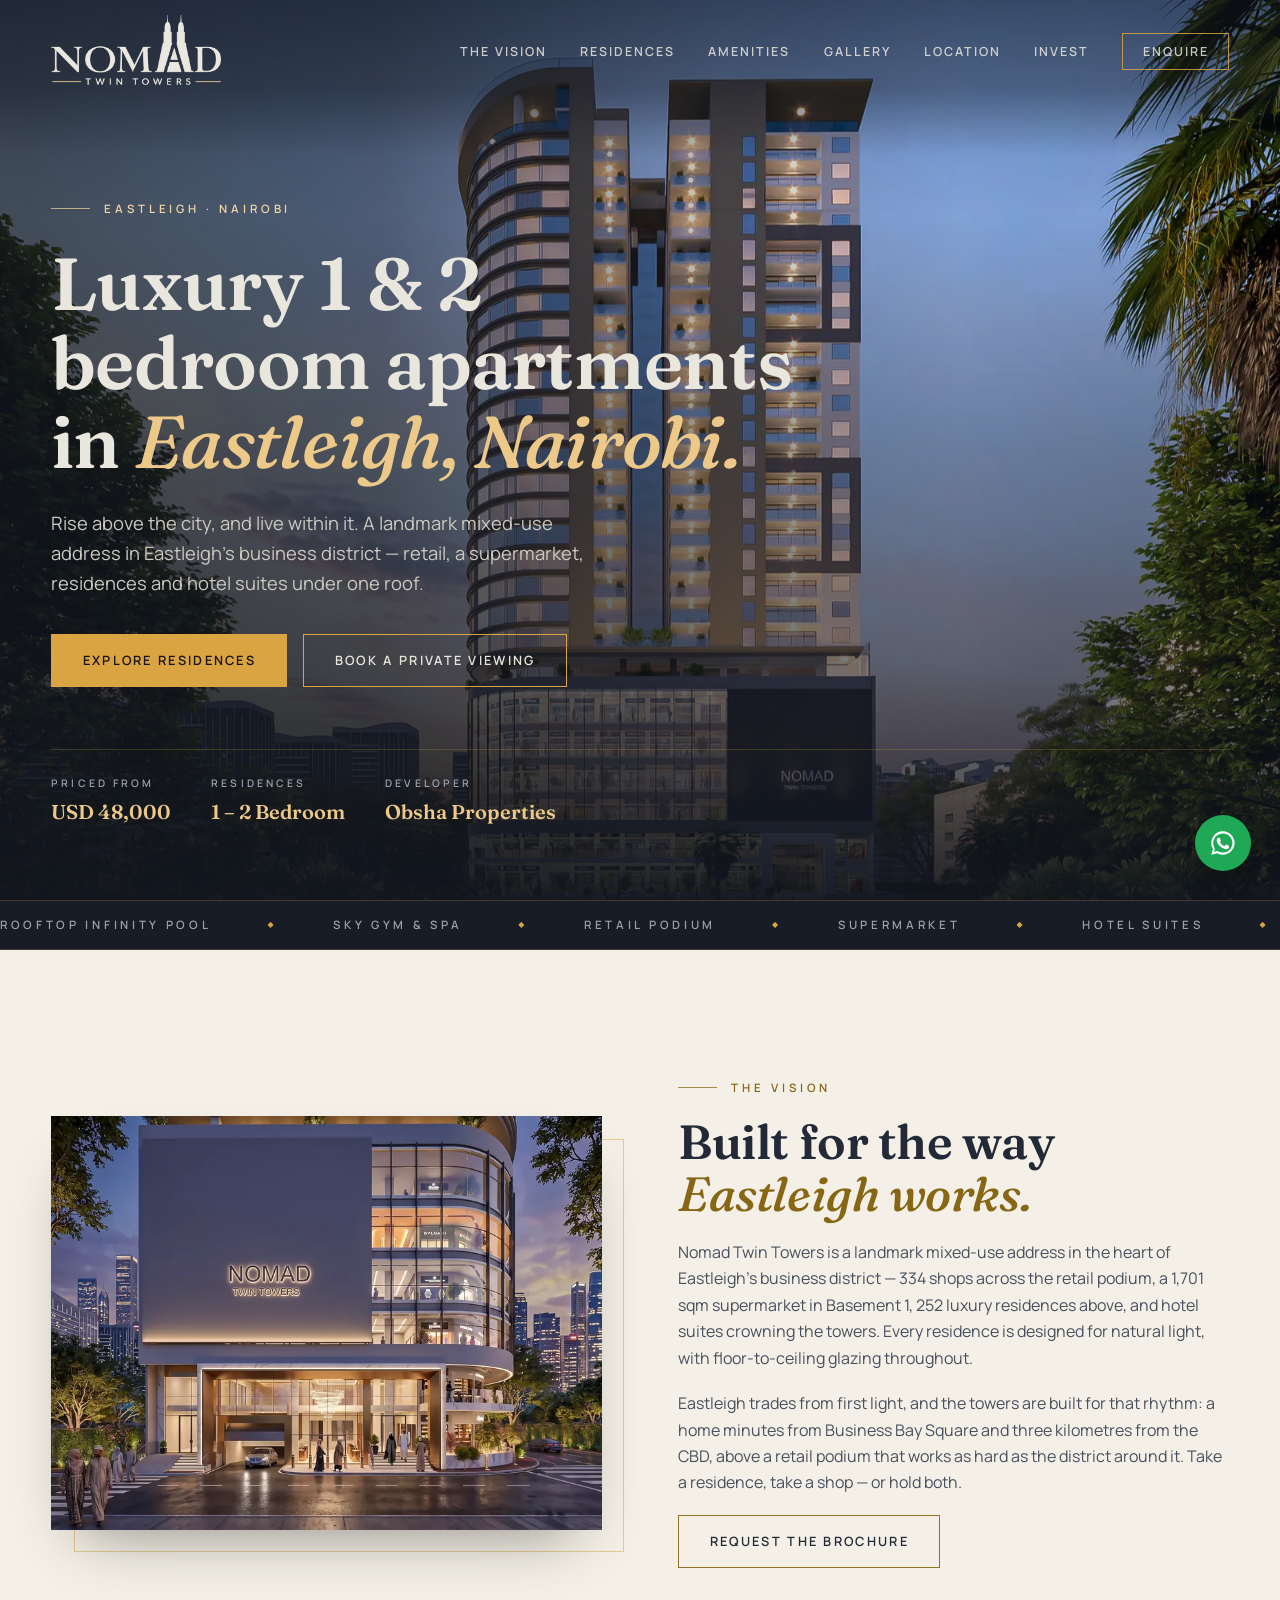
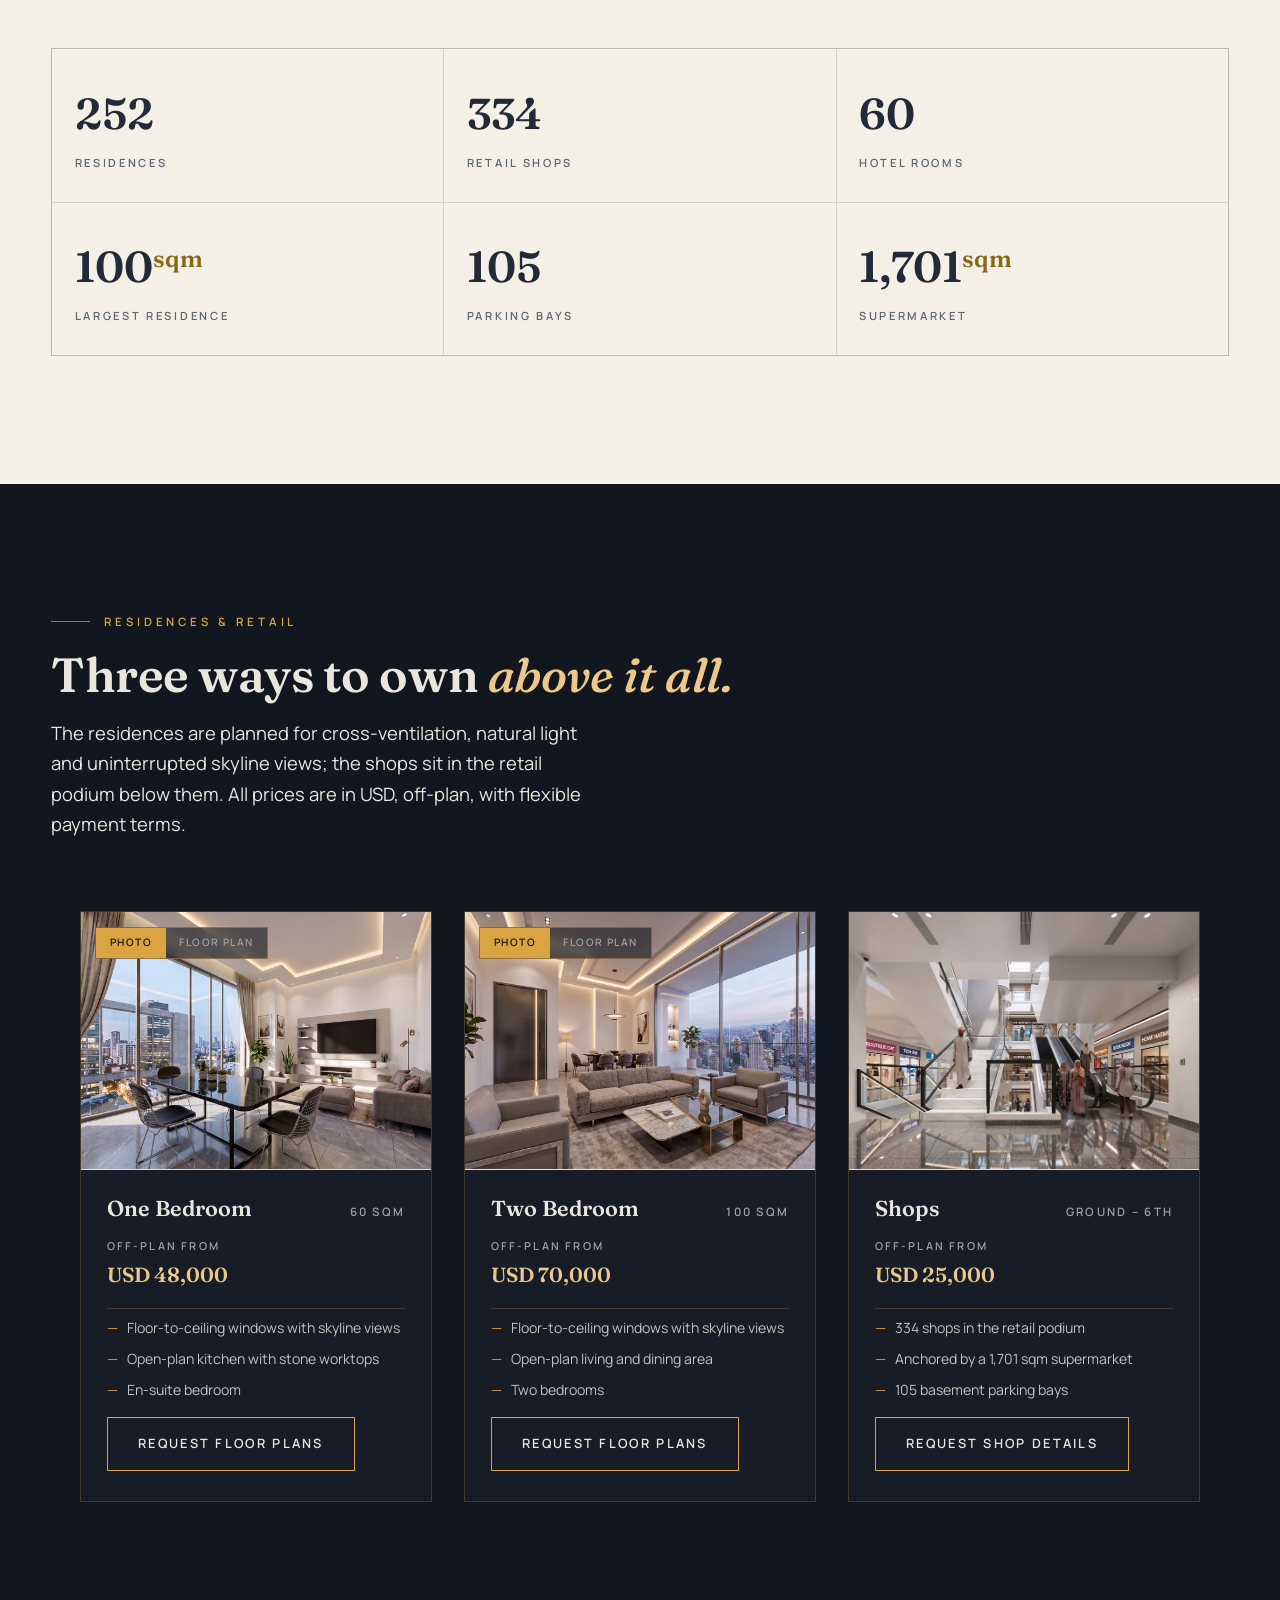
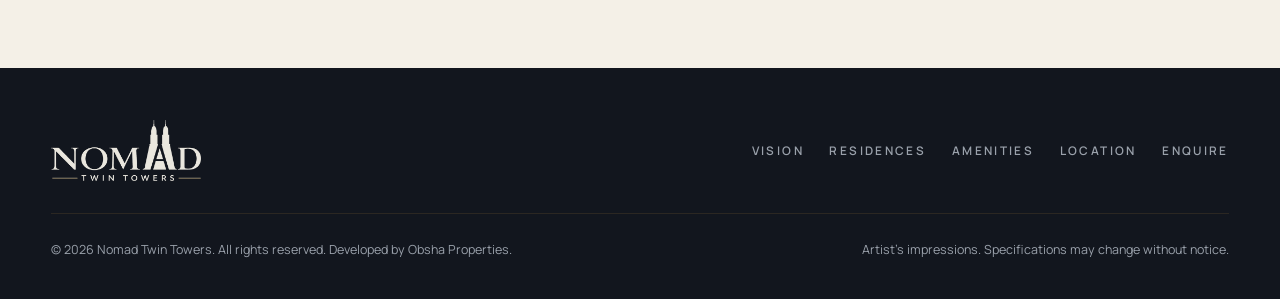
<file: docs/index.html>
<!doctype html>
<html lang="en">
<head>
  <meta charset="utf-8">
  <meta name="viewport" content="width=device-width, initial-scale=1">
  <title>Nomad Twin Towers — Luxury Apartments in Eastleigh, Nairobi</title>
  <meta name="description" content="Luxury 1 &amp; 2 bedroom apartments for sale in Eastleigh, Nairobi. A mixed-use address with retail, a supermarket and hotel suites. From USD 48,000.">
  <meta name="theme-color" content="#12161e">
  <!-- Icons must be SQUARE or Google ignores them and shows its default globe in
       search results — the old exports were 16x36 and 32x52, which is exactly why
       that happened. Sizes are multiples of 48px per Google's recommendation, and
       /favicon.ico is the path it falls back to. Rebuilt 2026-08-01 from the twin
       towers device in the client's official lockup, replacing the "NT" monogram
       (which the official logo does not use). Regenerate with logo-assets.mjs. -->
  <!-- The .ico carries three PNG entries — 16, 32 and 48 — but only advertised
       32x32, which is the one size Google's favicon guidance does not want (it
       asks for a multiple of 48). Declaring what the file actually contains lets
       a consumer pick the 48. Corrected 2026-08-05. -->
  <link rel="icon" href="favicon.ico" sizes="16x16 32x32 48x48">
  <link rel="icon" type="image/png" sizes="48x48" href="assets/favicon-48.png">
  <link rel="icon" type="image/png" sizes="96x96" href="assets/favicon-96.png">
  <link rel="icon" type="image/png" sizes="192x192" href="assets/favicon-192.png">
  <link rel="apple-touch-icon" href="assets/apple-touch-icon.png">

  <!-- Domain registered 2026-07-29 at Cloudflare Registrar (expires 2027-07-29, auto-renew on) — see brief.md -->
  <link rel="canonical" href="https://nomadtwintowers.com/">

  <!-- max-image-preview:large lets Google show the render full-width in results,
       which matters a lot for property searches -->
  <meta name="robots" content="index, follow, max-image-preview:large, max-snippet:-1">

  <!-- Open Graph (og:image must stay an absolute URL or WhatsApp/social previews break) -->
  <meta property="og:type" content="website">
  <meta property="og:site_name" content="Nomad Twin Towers">
  <meta property="og:locale" content="en_KE">
  <meta property="og:url" content="https://nomadtwintowers.com/">
  <meta property="og:title" content="Nomad Twin Towers — Eastleigh, Nairobi">
  <meta property="og:description" content="A landmark mixed-use address: boutique retail, a supermarket, luxury 1 &amp; 2 bedroom apartments and hotel suites above the Eastleigh skyline. Apartments from USD 48,000.">
  <meta property="og:image" content="https://nomadtwintowers.com/assets/front-view.jpg">
  <meta property="og:image:width" content="1600">
  <meta property="og:image:height" content="1200">
  <meta property="og:image:alt" content="Nomad Twin Towers rising above the Eastleigh skyline at sunset">

  <!-- Twitter/X card — also improves how the link unfurls in some chat apps -->
  <meta name="twitter:card" content="summary_large_image">
  <meta name="twitter:title" content="Nomad Twin Towers — Eastleigh, Nairobi">
  <meta name="twitter:description" content="Luxury 1 &amp; 2 bedroom apartments for sale in Eastleigh, Nairobi. Retail, supermarket and hotel suites under one address. From USD 48,000.">
  <meta name="twitter:image" content="https://nomadtwintowers.com/assets/front-view.jpg">
  <meta name="twitter:image:alt" content="Nomad Twin Towers rising above the Eastleigh skyline at sunset">

  <!-- Performance: self-hosted fonts, preloaded; single CSS file; deferred JS -->
  <link rel="preload" href="fonts/fraunces-600.woff2" as="font" type="font/woff2" crossorigin>
  <link rel="preload" href="fonts/fraunces-italic-500.woff2" as="font" type="font/woff2" crossorigin>
  <link rel="preload" href="fonts/manrope-var.woff2" as="font" type="font/woff2" crossorigin>
  <link rel="stylesheet" href="css/main.css">
  <script src="js/main.js" defer></script>
  <!-- .reveal starts at opacity 0 and is un-hidden by main.js, so without JS the
       page rendered blank below the header. Everything else here is genuine
       progressive enhancement; this closes the one gap. -->
  <noscript><style>.reveal { opacity: 1; transform: none; }</style></noscript>

  <!-- Structured data for search -->
  <!-- Structured data. Every figure here comes from the client's official price
       list (reference/nomad-twin-towers-price-list-2026-07-27.jpeg) — do not add
       specs that aren't on it. Coordinates are the client's map pin. -->
  <script type="application/ld+json">
  {
    "@context": "https://schema.org",
    "@graph": [
      {
        "@type": "ApartmentComplex",
        "@id": "https://nomadtwintowers.com/#development",
        "name": "Nomad Twin Towers",
        "description": "A mixed-use development in Eastleigh, Nairobi, with retail, luxury 1 and 2 bedroom apartments, and hotel suites.",
        "url": "https://nomadtwintowers.com/",
        "image": "https://nomadtwintowers.com/assets/front-view.jpg",
        "telephone": "+254141700000",
        "email": "sales@nomadtwintowers.com",
        "numberOfAccommodationUnits": {
          "@type": "QuantitativeValue",
          "value": 252
        },
        "address": {
          "@type": "PostalAddress",
          "addressLocality": "Eastleigh, Nairobi",
          "addressRegion": "Nairobi",
          "postalCode": "00610",
          "addressCountry": "KE"
        },
        "geo": {
          "@type": "GeoCoordinates",
          "latitude": -1.280676,
          "longitude": 36.848874
        },
        "amenityFeature": [
          { "@type": "LocationFeatureSpecification", "name": "Rooftop Infinity Pool", "value": true },
          { "@type": "LocationFeatureSpecification", "name": "Sky Gym & Spa", "value": true },
          { "@type": "LocationFeatureSpecification", "name": "Residents' Lounge", "value": true },
          { "@type": "LocationFeatureSpecification", "name": "Sky Restaurant", "value": true },
          { "@type": "LocationFeatureSpecification", "name": "Supermarket", "value": true },
          { "@type": "LocationFeatureSpecification", "name": "Masjid", "value": true },
          { "@type": "LocationFeatureSpecification", "name": "Hagisa Community Hub", "value": true },
          { "@type": "LocationFeatureSpecification", "name": "Food Court", "value": true },
          { "@type": "LocationFeatureSpecification", "name": "Medical Spa", "value": true },
          { "@type": "LocationFeatureSpecification", "name": "Medical Centre", "value": true },
          { "@type": "LocationFeatureSpecification", "name": "Basement Parking", "value": true },
          { "@type": "LocationFeatureSpecification", "name": "24/7 Security", "value": true }
        ],
        "containsPlace": [
          {
            "@type": "Apartment",
            "name": "One Bedroom Apartment",
            "numberOfRooms": 1,
            "numberOfBedrooms": 1,
            "floorSize": { "@type": "QuantitativeValue", "value": 60, "unitCode": "MTK" },
            "offers": {
              "@type": "Offer",
              "price": 48000,
              "priceCurrency": "USD",
              "availability": "https://schema.org/PreOrder",
              "url": "https://nomadtwintowers.com/#residences"
            }
          },
          {
            "@type": "Apartment",
            "name": "Two Bedroom Apartment",
            "numberOfRooms": 2,
            "numberOfBedrooms": 2,
            "floorSize": { "@type": "QuantitativeValue", "value": 100, "unitCode": "MTK" },
            "offers": {
              "@type": "Offer",
              "price": 70000,
              "priceCurrency": "USD",
              "availability": "https://schema.org/PreOrder",
              "url": "https://nomadtwintowers.com/#residences"
            }
          },
          { "@id": "https://nomadtwintowers.com/#retail" }
        ]
      },
      {
        "@type": "ShoppingCenter",
        "@id": "https://nomadtwintowers.com/#retail",
        "name": "Nomad Twin Towers Retail Podium",
        "description": "334 retail units from Ground to 6th floor, anchored by a 1,701 sqm supermarket in Basement 1, with 105 basement parking bays.",
        "url": "https://nomadtwintowers.com/#residences",
        "image": "https://nomadtwintowers.com/assets/retail.jpg",
        "telephone": "+254141700000",
        "email": "sales@nomadtwintowers.com",
        "containedInPlace": { "@id": "https://nomadtwintowers.com/#development" },
        "address": {
          "@type": "PostalAddress",
          "addressLocality": "Eastleigh, Nairobi",
          "addressRegion": "Nairobi",
          "postalCode": "00610",
          "addressCountry": "KE"
        },
        "geo": {
          "@type": "GeoCoordinates",
          "latitude": -1.280676,
          "longitude": 36.848874
        },
        "makesOffer": {
          "@type": "Offer",
          "name": "Retail Unit",
          "price": 25000,
          "priceCurrency": "USD",
          "availability": "https://schema.org/PreOrder",
          "url": "https://nomadtwintowers.com/#residences",
          "seller": { "@id": "https://nomadtwintowers.com/#developer" }
        }
      },
      {
        "@type": "Organization",
        "@id": "https://nomadtwintowers.com/#developer",
        "name": "Obsha Properties",
        "slogan": "Building Value. Creating Futures.",
        "telephone": "+254141700000",
        "email": "sales@nomadtwintowers.com",
        "address": {
          "@type": "PostalAddress",
          "addressLocality": "Nairobi",
          "addressCountry": "KE"
        }
      },
      {
        "@type": "VideoObject",
        "@id": "https://nomadtwintowers.com/#film",
        "name": "Nomad Twin Towers — Development Film",
        "description": "A film tour of Nomad Twin Towers, the mixed-use development in Eastleigh, Nairobi: the retail podium, supermarket and food court, one and two bedroom residences, the masjid, and the rooftop amenity floors — pool, gym and sky lounge.",
        "thumbnailUrl": "https://nomadtwintowers.com/assets/film-poster.jpg",
        "uploadDate": "2026-08-14T12:10:00+03:00",
        "duration": "PT5M51S",
        "contentUrl": "https://nomadtwintowers.com/assets/nomad-twin-towers-film-2026-08.mp4",
        "encodingFormat": "video/mp4",
        "about": { "@id": "https://nomadtwintowers.com/#development" },
        "publisher": { "@id": "https://nomadtwintowers.com/#developer" }
      },
      {
        "@type": "WebSite",
        "@id": "https://nomadtwintowers.com/#website",
        "url": "https://nomadtwintowers.com/",
        "name": "Nomad Twin Towers",
        "inLanguage": "en",
        "publisher": { "@id": "https://nomadtwintowers.com/#developer" }
      }
    ]
  }
  </script>
</head>
<body>

  <a class="skip-link" href="#top">Skip to content</a>

  <header class="site-header">
    <div class="nav-bar">
      <!-- The client's official lockup (2026-08-01), knocked out of its white
           background and recoloured for the dark header by logo-assets.mjs.
           It replaced an "NT" monogram crop plus a typeset NOMAD / TWIN TOWERS,
           which together approximated a logo nobody had sent us yet. The <a>
           carries the accessible name, so the image itself is decorative. -->
      <a class="brand" href="#top" aria-label="Nomad Twin Towers — home">
        <img class="brand-logo" src="assets/logo-lockup-light.png" alt="" width="560" height="231" decoding="async">
      </a>
      <button class="nav-toggle" aria-expanded="false" aria-controls="nav-links" aria-label="Menu"><span></span></button>
      <nav>
        <ul class="nav-links" id="nav-links">
          <li><a href="#about">The Vision</a></li>
          <li><a href="#residences">Residences</a></li>
          <li><a href="#amenities">Amenities</a></li>
          <li><a href="#gallery">Gallery</a></li>
          <li><a href="#location">Location</a></li>
          <li><a href="#invest">Invest</a></li>
          <li><a class="nav-cta" href="#enquire">Enquire</a></li>
        </ul>
      </nav>
    </div>
  </header>

  <main id="top">

    <!-- ============ HERO ============ -->
    <section class="hero">
      <picture>
        <source type="image/webp" srcset="assets/front-view-800.webp 800w, assets/front-view-1200.webp 1200w, assets/front-view.webp 1600w" sizes="100vw">
        <img class="hero-art" src="assets/front-view.jpg" srcset="assets/front-view-800.jpg 800w, assets/front-view-1200.jpg 1200w, assets/front-view.jpg 1600w" sizes="100vw" alt="Nomad Twin Towers rising above the Eastleigh skyline at sunset" width="1600" height="1200" fetchpriority="high">
      </picture>
      <div class="hero-inner">
        <p class="eyebrow reveal">Eastleigh · Nairobi</p>
        <h1 class="reveal" data-delay="1">Luxury 1 &amp; 2 bedroom apartments in <span class="serif-accent">Eastleigh, Nairobi.</span></h1>
        <p class="lede reveal" data-delay="2">Rise above the city, and live within it. A landmark mixed-use address in Eastleigh's business district — retail, a supermarket, residences and hotel suites under one roof.</p>
        <div class="hero-ctas reveal" data-delay="3">
          <a class="btn btn--solid" href="#residences">Explore Residences</a>
          <a class="btn btn--ghost" href="#enquire">Book a Private Viewing</a>
        </div>
        <dl class="hero-meta reveal" data-delay="3">
          <div><dt>Priced From</dt><dd>USD 48,000</dd></div>
          <div><dt>Residences</dt><dd>1 – 2 Bedroom</dd></div>
          <div><dt>Developer</dt><dd>Obsha Properties</dd></div>
        </dl>
      </div>
    </section>

    <!-- ============ MARQUEE ============ -->
    <div class="marquee" aria-hidden="true">
      <div class="marquee-track">
        <span>Rooftop Infinity Pool</span><span>Sky Gym &amp; Spa</span><span>Retail Podium</span><span>Supermarket</span><span>Hotel Suites</span><span>24/7 Security</span>
        <span>Rooftop Infinity Pool</span><span>Sky Gym &amp; Spa</span><span>Retail Podium</span><span>Supermarket</span><span>Hotel Suites</span><span>24/7 Security</span>
      </div>
    </div>

    <!-- ============ ABOUT ============ -->
    <section class="section section--light cv-auto" id="about">
      <div class="wrap">
        <div class="split">
          <figure class="split-media reveal">
            <picture>
              <source type="image/webp" srcset="assets/drop-off-800.webp 800w, assets/drop-off-1200.webp 1200w, assets/drop-off.webp 1600w" sizes="(max-width: 880px) 92vw, 590px">
              <img src="assets/drop-off.jpg" srcset="assets/drop-off-800.jpg 800w, assets/drop-off-1200.jpg 1200w, assets/drop-off.jpg 1600w" sizes="(max-width: 880px) 92vw, 590px" alt="Illuminated arrival lobby and porte-cochère at Nomad Twin Towers by night" width="1600" height="1202" loading="lazy" decoding="async">
            </picture>
          </figure>
          <div class="split-copy">
            <p class="eyebrow reveal">The Vision</p>
            <h2 class="reveal" data-delay="1">Built for the way <span class="serif-accent">Eastleigh works.</span></h2>
            <!-- "at street level" was wrong on both counts and Google was
                 repeating it back in the AI Overview as "334 ground-level shops"
                 (SERP captured 2026-08-05, in reference/). Per the client's price
                 list only 52 of the 334 sit on the ground floor — 16 road-front
                 plus 36 indoor — and the supermarket is the Basement 1 anchor.
                 The JSON-LD above has always had this right; the prose did not,
                 and the prose is what got quoted. "Across the retail podium"
                 rather than a floor count on purpose: the brief and the JSON-LD
                 say Ground–6th, but the price list shows no shop count against
                 the 6th, so a number here would overclaim. -->
            <p class="reveal" data-delay="2">Nomad Twin Towers is a landmark mixed-use address in the heart of Eastleigh's business district — 334 shops across the retail podium, a 1,701 sqm supermarket in Basement 1, 252 luxury residences above, and hotel suites crowning the towers. Every residence is designed for natural light, with floor-to-ceiling glazing throughout.</p>
            <p class="reveal" data-delay="2">Eastleigh trades from first light, and the towers are built for that rhythm: a home minutes from Business Bay Square and three kilometres from the CBD, above a retail podium that works as hard as the district around it. Take a residence, take a shop — or hold both.</p>
            <!-- Dated filename on purpose: /assets/* is cached for a week, so a
                 brochure replaced in place keeps serving the old PDF from edges
                 that already had it. See brief.md 2026-08-01. -->
            <a class="btn btn--ghost reveal" data-delay="3" href="assets/nomad-twin-towers-brochure-2026-08-24.pdf" download="Nomad-Twin-Towers-Brochure.pdf">Request the Brochure</a>
          </div>
        </div>
        <div class="stats reveal">
          <div><span class="stat-num"><span data-count="252">0</span></span><span class="stat-label">Residences</span></div>
          <div><span class="stat-num"><span data-count="334">0</span></span><span class="stat-label">Retail Shops</span></div>
          <div><span class="stat-num"><span data-count="60">0</span></span><span class="stat-label">Hotel Rooms</span></div>
          <div><span class="stat-num"><span data-count="100">0</span><sup>sqm</sup></span><span class="stat-label">Largest Residence</span></div>
          <div><span class="stat-num"><span data-count="105">0</span></span><span class="stat-label">Parking Bays</span></div>
          <div><span class="stat-num"><span data-count="1701">0</span><sup>sqm</sup></span><span class="stat-label">Supermarket</span></div>
        </div>
      </div>
    </section>

    <!-- ============ RESIDENCES ============ -->
    <section class="section cv-auto" id="residences">
      <div class="wrap">
        <div class="section-head">
          <p class="eyebrow reveal">Residences &amp; Retail</p>
          <h2 class="reveal" data-delay="1">Three ways to own <span class="serif-accent">above it all.</span></h2>
          <p class="lede reveal" data-delay="2">The residences are planned for cross-ventilation, natural light and uninterrupted skyline views; the shops sit in the retail podium below them. All prices are in USD, off-plan, with flexible payment terms.</p>
        </div>
        <div class="res-grid">
          <article class="res-card reveal">
            <figure>
              <div class="res-toggle" role="tablist" aria-label="View as photo or floor plan">
                <button type="button" role="tab" aria-pressed="true" data-view="photo">Photo</button>
                <button type="button" role="tab" aria-pressed="false" data-view="plan">Floor Plan</button>
              </div>
              <img data-view-img="photo" src="assets/1-br-living-room-800.jpg" srcset="assets/1-br-living-room-800.jpg 800w, assets/1-br-living-room-1200.jpg 1200w, assets/1-br-living-room.jpg 1600w" sizes="(max-width: 780px) 92vw, (max-width: 980px) 46vw, 352px" alt="Living room of a one bedroom residence with skyline views" width="600" height="440" loading="lazy" decoding="async">
              <img data-view-img="plan" hidden src="assets/plan-1br.svg" alt="One bedroom floor plan, 60 square metres" width="600" height="440" loading="lazy" decoding="async">
            </figure>
            <div class="res-body">
              <div class="res-title"><h3>One Bedroom</h3><span class="res-size">60 SQM</span></div>
              <p class="res-price"><small>Off-plan from</small>USD 48,000</p>
              <ul class="res-feats">
                <li>Floor-to-ceiling windows with skyline views</li>
                <li>Open-plan kitchen with stone worktops</li>
                <li>En-suite bedroom</li>
              </ul>
              <a class="btn btn--ghost" href="#enquire" data-unit="a One Bedroom Residence">Request Floor Plans</a>
            </div>
          </article>
          <article class="res-card reveal" data-delay="1">
            <figure>
              <div class="res-toggle" role="tablist" aria-label="View as photo or floor plan">
                <button type="button" role="tab" aria-pressed="true" data-view="photo">Photo</button>
                <button type="button" role="tab" aria-pressed="false" data-view="plan">Floor Plan</button>
              </div>
              <img data-view-img="photo" src="assets/2-br-living-room-800.jpg" srcset="assets/2-br-living-room-800.jpg 800w, assets/2-br-living-room-1200.jpg 1200w, assets/2-br-living-room.jpg 1600w" sizes="(max-width: 780px) 92vw, (max-width: 980px) 46vw, 352px" alt="Living room of a two bedroom residence with floor-to-ceiling glazing" width="600" height="440" loading="lazy" decoding="async">
              <img data-view-img="plan" hidden src="assets/plan-2br.svg" alt="Two bedroom floor plan, 100 square metres" width="600" height="440" loading="lazy" decoding="async">
            </figure>
            <div class="res-body">
              <div class="res-title"><h3>Two Bedroom</h3><span class="res-size">100 SQM</span></div>
              <p class="res-price"><small>Off-plan from</small>USD 70,000</p>
              <ul class="res-feats">
                <li>Floor-to-ceiling windows with skyline views</li>
                <li>Open-plan living and dining area</li>
                <li>Two bedrooms</li>
              </ul>
              <a class="btn btn--ghost" href="#enquire" data-unit="a Two Bedroom Residence">Request Floor Plans</a>
            </div>
          </article>
          <!-- Shops card added 2026-07-30 on the client's mark-up. No floor plan
               asset exists for retail, so this card has no photo/plan toggle —
               main.js iterates .res-toggle, so its absence is safe. -->
          <article class="res-card reveal" data-delay="2">
            <figure>
              <img src="assets/retail-800.jpg" srcset="assets/retail-800.jpg 800w, assets/retail-1200.jpg 1200w, assets/retail.jpg 1600w" sizes="(max-width: 780px) 92vw, (max-width: 980px) 46vw, 352px" alt="Shoppers on the retail podium concourse, with shopfronts across two levels" width="600" height="440" loading="lazy" decoding="async">
            </figure>
            <div class="res-body">
              <div class="res-title"><h3>Shops</h3><span class="res-size">GROUND – 6TH</span></div>
              <p class="res-price"><small>Off-plan from</small>USD 25,000</p>
              <ul class="res-feats">
                <li>334 shops in the retail podium</li>
                <li>Anchored by a 1,701 sqm supermarket</li>
                <li>105 basement parking bays</li>
              </ul>
              <a class="btn btn--ghost" href="#enquire" data-unit="a Retail Shop">Request Shop Details</a>
            </div>
          </article>
        </div>
      </div>
    </section>

    <!-- ============ AMENITIES ============ -->
    <section class="section section--light cv-auto" id="amenities">
      <div class="wrap">
        <div class="section-head">
          <p class="eyebrow reveal">Amenities</p>
          <h2 class="reveal" data-delay="1">Two floors devoted to <span class="serif-accent">everything but work.</span></h2>
        </div>
        <div class="amen-highlights reveal">
          <figure class="amen-highlight">
            <picture>
              <source type="image/webp" srcset="assets/pool-closeup-800.webp 800w, assets/pool-closeup-1200.webp 1200w, assets/pool-closeup.webp 1600w" sizes="(max-width: 780px) 90vw, (max-width: 980px) 46vw, 22vw">
              <img src="assets/pool-closeup-800.jpg" srcset="assets/pool-closeup-800.jpg 800w, assets/pool-closeup-1200.jpg 1200w, assets/pool-closeup.jpg 1600w" sizes="(max-width: 780px) 90vw, (max-width: 980px) 46vw, 22vw" data-full="assets/pool-closeup.jpg" alt="Resident overlooking the rooftop infinity pool at golden hour" width="1600" height="878" loading="lazy" decoding="async">
            </picture>
            <figcaption>
              <h3>Rooftop Infinity Pool</h3>
            </figcaption>
          </figure>
          <figure class="amen-highlight">
            <picture>
              <source type="image/webp" srcset="assets/gym-and-wellness-800.webp 800w, assets/gym-and-wellness-1200.webp 1200w, assets/gym-and-wellness.webp 1600w" sizes="(max-width: 780px) 90vw, (max-width: 980px) 46vw, 22vw">
              <img src="assets/gym-and-wellness-800.jpg" srcset="assets/gym-and-wellness-800.jpg 800w, assets/gym-and-wellness-1200.jpg 1200w, assets/gym-and-wellness.jpg 1600w" sizes="(max-width: 780px) 90vw, (max-width: 980px) 46vw, 22vw" data-full="assets/gym-and-wellness.jpg" alt="Sky gym and wellness floor with floor-to-ceiling city views" width="1600" height="812" loading="lazy" decoding="async">
            </picture>
            <figcaption>
              <h3>Sky Gym &amp; Spa</h3>
            </figcaption>
          </figure>
          <figure class="amen-highlight">
            <picture>
              <source type="image/webp" srcset="assets/sky-lounge-terrace-800.webp 800w, assets/sky-lounge-terrace-1200.webp 1200w, assets/sky-lounge-terrace.webp 1600w" sizes="(max-width: 780px) 90vw, (max-width: 980px) 46vw, 22vw">
              <img src="assets/sky-lounge-terrace-800.jpg" srcset="assets/sky-lounge-terrace-800.jpg 800w, assets/sky-lounge-terrace-1200.jpg 1200w, assets/sky-lounge-terrace.jpg 1600w" sizes="(max-width: 780px) 90vw, (max-width: 980px) 46vw, 22vw" data-full="assets/sky-lounge-terrace.jpg" alt="Residents' lounge terrace overlooking the city at dusk" width="1600" height="1198" loading="lazy" decoding="async">
            </picture>
            <figcaption>
              <h3>Residents' Lounge</h3>
            </figcaption>
          </figure>
          <figure class="amen-highlight">
            <picture>
              <source type="image/webp" srcset="assets/restaurant-main-800.webp 800w, assets/restaurant-main-1200.webp 1200w, assets/restaurant-main.webp 1600w" sizes="(max-width: 780px) 90vw, (max-width: 980px) 46vw, 22vw">
              <img src="assets/restaurant-main-800.jpg" srcset="assets/restaurant-main-800.jpg 800w, assets/restaurant-main-1200.jpg 1200w, assets/restaurant-main.jpg 1600w" sizes="(max-width: 780px) 90vw, (max-width: 980px) 46vw, 22vw" data-full="assets/restaurant-main.jpg" alt="Sky-level restaurant with skyline views at dusk" width="1600" height="882" loading="lazy" decoding="async">
            </picture>
            <figcaption>
              <h3>Sky Restaurant</h3>
            </figcaption>
          </figure>
          <!-- Added 2026-07-31 from the client's third render batch. The masjid
               is price-list-confirmed (4th floor) and had no presence on the
               page at all until now, despite being central to how this
               development reads in Eastleigh. -->
          <figure class="amen-highlight">
            <picture>
              <source type="image/webp" srcset="assets/masjid-800.webp 800w, assets/masjid-1200.webp 1200w, assets/masjid.webp 1600w" sizes="(max-width: 780px) 90vw, (max-width: 980px) 46vw, 22vw">
              <img src="assets/masjid-800.jpg" srcset="assets/masjid-800.jpg 800w, assets/masjid-1200.jpg 1200w, assets/masjid.jpg 1600w" sizes="(max-width: 780px) 90vw, (max-width: 980px) 46vw, 22vw" data-full="assets/masjid.jpg" alt="Prayer hall of the masjid, with brass lanterns and rows of prayer rugs" width="1600" height="893" loading="lazy" decoding="async">
            </picture>
            <figcaption>
              <h3>Masjid</h3>
            </figcaption>
          </figure>
          <figure class="amen-highlight">
            <picture>
              <source type="image/webp" srcset="assets/community-hall-800.webp 800w, assets/community-hall-1200.webp 1200w, assets/community-hall.webp 1600w" sizes="(max-width: 780px) 90vw, (max-width: 980px) 46vw, 22vw">
              <img src="assets/community-hall-800.jpg" srcset="assets/community-hall-800.jpg 800w, assets/community-hall-1200.jpg 1200w, assets/community-hall.jpg 1600w" sizes="(max-width: 780px) 90vw, (max-width: 980px) 46vw, 22vw" data-full="assets/community-hall.jpg" alt="Residents gathered in conversation across the Hagisa Community Hub" width="1600" height="813" loading="lazy" decoding="async">
            </picture>
            <figcaption>
              <h3>Hagisa Community Hub</h3>
            </figcaption>
          </figure>
          <figure class="amen-highlight">
            <picture>
              <source type="image/webp" srcset="assets/supermarket-800.webp 800w, assets/supermarket-1200.webp 1200w, assets/supermarket.webp 1600w" sizes="(max-width: 780px) 90vw, (max-width: 980px) 46vw, 22vw">
              <img src="assets/supermarket-800.jpg" srcset="assets/supermarket-800.jpg 800w, assets/supermarket-1200.jpg 1200w, assets/supermarket.jpg 1600w" sizes="(max-width: 780px) 90vw, (max-width: 980px) 46vw, 22vw" data-full="assets/supermarket.jpg" alt="Supermarket aisles beneath the retail podium" width="1600" height="883" loading="lazy" decoding="async">
            </picture>
            <figcaption>
              <h3>Supermarket</h3>
            </figcaption>
          </figure>
          <!-- Added 2026-08-02 from the client's fourth render batch. All three
               are named on the official price list with a floor against each —
               food court on 3, medical spa on 4 (the same wellness floor as the
               masjid), healthcare centre on 5 — so the copy below can cite the
               floor rather than hedge. -->
          <figure class="amen-highlight">
            <picture>
              <source type="image/webp" srcset="assets/food-court-800.webp 800w, assets/food-court-1200.webp 1200w, assets/food-court.webp 1600w" sizes="(max-width: 780px) 90vw, (max-width: 980px) 46vw, 22vw">
              <img src="assets/food-court-800.jpg" srcset="assets/food-court-800.jpg 800w, assets/food-court-1200.jpg 1200w, assets/food-court.jpg 1600w" sizes="(max-width: 780px) 90vw, (max-width: 980px) 46vw, 22vw" data-full="assets/food-court.jpg" alt="Diners at open seating in the food court, beneath a lit fretwork ceiling" width="1600" height="884" loading="lazy" decoding="async">
            </picture>
            <figcaption>
              <h3>Food Court</h3>
            </figcaption>
          </figure>
          <figure class="amen-highlight">
            <picture>
              <source type="image/webp" srcset="assets/medical-spa-800.webp 800w, assets/medical-spa-1200.webp 1200w, assets/medical-spa.webp 1600w" sizes="(max-width: 780px) 90vw, (max-width: 980px) 46vw, 22vw">
              <img src="assets/medical-spa-800.jpg" srcset="assets/medical-spa-800.jpg 800w, assets/medical-spa-1200.jpg 1200w, assets/medical-spa.jpg 1600w" sizes="(max-width: 780px) 90vw, (max-width: 980px) 46vw, 22vw" data-full="assets/medical-spa.jpg" alt="Treatment rooms of the medical spa, curtained off behind floor-to-ceiling glazing" width="1600" height="816" loading="lazy" decoding="async">
            </picture>
            <figcaption>
              <h3>Medical Spa</h3>
            </figcaption>
          </figure>
          <figure class="amen-highlight">
            <picture>
              <source type="image/webp" srcset="assets/medical-centre-800.webp 800w, assets/medical-centre-1200.webp 1200w, assets/medical-centre.webp 1600w" sizes="(max-width: 780px) 90vw, (max-width: 980px) 46vw, 22vw">
              <img src="assets/medical-centre-800.jpg" srcset="assets/medical-centre-800.jpg 800w, assets/medical-centre-1200.jpg 1200w, assets/medical-centre.jpg 1600w" sizes="(max-width: 780px) 90vw, (max-width: 980px) 46vw, 22vw" data-full="assets/medical-centre.jpg" alt="Reception desk and patient bays of the medical centre, with city views" width="1600" height="810" loading="lazy" decoding="async">
            </picture>
            <figcaption>
              <h3>Medical Centre</h3>
            </figcaption>
          </figure>
        </div>
        <div class="amen-grid">
          <div class="amen reveal">
            <svg viewBox="0 0 24 24" fill="none" stroke-width="1.5" aria-hidden="true"><path d="M2 15c2 1.2 4 1.2 6 0s4-1.2 6 0 4 1.2 6 0M2 19c2 1.2 4 1.2 6 0s4-1.2 6 0 4 1.2 6 0M7 12V6a3 3 0 0 1 6 0M13 12V8"/></svg>
            <h3>Rooftop Infinity Pool</h3>
            <p>An infinity pool with a glass edge over the Eastleigh skyline.</p>
          </div>
          <div class="amen reveal" data-delay="1">
            <svg viewBox="0 0 24 24" fill="none" stroke-width="1.5" aria-hidden="true"><path d="M4 9v6M20 9v6M7 7v10M17 7v10M7 12h10"/></svg>
            <h3>Sky Gym &amp; Spa</h3>
            <p>A fully equipped gym and wellness area with floor-to-ceiling skyline views.</p>
          </div>
          <div class="amen reveal" data-delay="2">
            <svg viewBox="0 0 24 24" fill="none" stroke-width="1.5" aria-hidden="true"><path d="M12 3l8 4v5c0 5-3.4 8-8 9-4.6-1-8-4-8-9V7z"/></svg>
            <h3>24/7 Security</h3>
            <p>Round-the-clock security and CCTV, with gated basement parking.</p>
          </div>
          <div class="amen reveal">
            <svg viewBox="0 0 24 24" fill="none" stroke-width="1.5" aria-hidden="true"><path d="M5 20V8l7-5 7 5v12M9 20v-6h6v6"/></svg>
            <h3>Residents' Lounge</h3>
            <p>A club-style lounge with skyline views, for residents to relax or entertain.</p>
          </div>
          <div class="amen reveal" data-delay="1">
            <svg viewBox="0 0 24 24" fill="none" stroke-width="1.5" aria-hidden="true"><rect x="3" y="10" width="13" height="7" rx="2"/><path d="M16 13h3l2 2v2h-2M6 17v2M14 17v2M16 8a4 4 0 0 0-8 0"/></svg>
            <h3>Basement Parking</h3>
            <p>Two basement levels with 105 allocated parking bays.</p>
          </div>
          <div class="amen reveal" data-delay="2">
            <svg viewBox="0 0 24 24" fill="none" stroke-width="1.5" aria-hidden="true"><path d="M6 3v7a3 3 0 0 0 6 0V3M9 10v11M17 3c-1.5 1.5-2 3-2 5s1 3 2 3 2-1 2-3-.5-3.5-2-5zM17 11v10"/></svg>
            <h3>Sky Restaurant</h3>
            <p>A restaurant with skyline views, for residents and guests.</p>
          </div>
          <div class="amen reveal">
            <svg viewBox="0 0 24 24" fill="none" stroke-width="1.5" aria-hidden="true"><path d="M3 21h18M6 21V12M18 21V12M12 4.5c-2.4 1.8-3.8 3.6-3.8 5.5 0 .8.2 1.5.6 2h6.4c.4-.5.6-1.2.6-2 0-1.9-1.4-3.7-3.8-5.5zM10 21v-3a2 2 0 0 1 4 0v3"/></svg>
            <h3>Masjid</h3>
            <p>A masjid on the fourth floor, within the building.</p>
          </div>
          <div class="amen reveal" data-delay="1">
            <svg viewBox="0 0 24 24" fill="none" stroke-width="1.5" aria-hidden="true"><path d="M17 20v-2a4 4 0 0 0-4-4H6a4 4 0 0 0-4 4v2M9.5 6a3.5 3.5 0 1 1-7 0 3.5 3.5 0 0 1 7 0M22 20v-2a4 4 0 0 0-3-3.87M16 3.13a4 4 0 0 1 0 7.75"/></svg>
            <h3>Hagisa Community Hub</h3>
            <p>A community hall for residents to gather, meet and hold events.</p>
          </div>
          <div class="amen reveal" data-delay="2">
            <svg viewBox="0 0 24 24" fill="none" stroke-width="1.5" aria-hidden="true"><path d="M3 4h2l2.4 11.2a2 2 0 0 0 2 1.6h7.4a2 2 0 0 0 2-1.55L21 8H6M10 20.5a1 1 0 1 1-2 0 1 1 0 0 1 2 0M19 20.5a1 1 0 1 1-2 0 1 1 0 0 1 2 0"/></svg>
            <h3>Supermarket</h3>
            <p>A 1,701 sqm supermarket anchoring Basement 1.</p>
          </div>
          <div class="amen reveal">
            <svg viewBox="0 0 24 24" fill="none" stroke-width="1.5" aria-hidden="true"><path d="M3 12h18a9 9 0 0 1-18 0zM2 21h20M9 8c0-1.2 1-1.6 1-2.8M13 8c0-1.2 1-1.6 1-2.8"/></svg>
            <h3>Food Court</h3>
            <p>A food court on the third floor, with open seating, a barista café and a kids' play area.</p>
          </div>
          <div class="amen reveal" data-delay="1">
            <svg viewBox="0 0 24 24" fill="none" stroke-width="1.5" aria-hidden="true"><path d="M12 21c0-5 3.2-9 8-10-1 5.2-4.2 8.4-8 10zM12 21c0-5-3.2-9-8-10 1 5.2 4.2 8.4 8 10zM12 21v-6"/></svg>
            <h3>Medical Spa</h3>
            <p>A medical spa on the fourth-floor wellness level, alongside a men's spa.</p>
          </div>
          <div class="amen reveal" data-delay="2">
            <svg viewBox="0 0 24 24" fill="none" stroke-width="1.5" aria-hidden="true"><rect x="3" y="3" width="18" height="18" rx="2"/><path d="M12 8v8M8 12h8"/></svg>
            <h3>Medical Centre</h3>
            <p>A healthcare centre on the fifth floor, with a dialysis unit.</p>
          </div>
        </div>
      </div>
    </section>

    <!-- ============ GALLERY ============ -->
    <section class="section cv-auto" id="gallery">
      <div class="wrap">
        <div class="gallery-head">
          <div class="section-head" style="margin-bottom:0">
            <p class="eyebrow reveal">Gallery</p>
            <h2 class="reveal" data-delay="1">A first look, <span class="serif-accent">up close.</span></h2>
          </div>
          <div class="gal-nav reveal">
            <button class="gal-btn" data-gal-prev aria-label="Previous image"><svg width="18" height="18" viewBox="0 0 24 24" fill="none" stroke="currentColor" stroke-width="2"><path d="M15 6l-6 6 6 6"/></svg></button>
            <button class="gal-btn" data-gal-next aria-label="Next image"><svg width="18" height="18" viewBox="0 0 24 24" fill="none" stroke="currentColor" stroke-width="2"><path d="M9 6l6 6-6 6"/></svg></button>
          </div>
        </div>
        <div class="gallery-track reveal">
          <figure class="gal-item">
            <picture>
              <source type="image/webp" srcset="assets/drama-shot-800.webp 800w, assets/drama-shot-1200.webp 1200w, assets/drama-shot.webp 1600w" sizes="(max-width: 700px) 82vw, 560px">
              <img src="assets/drama-shot.jpg" srcset="assets/drama-shot-800.jpg 800w, assets/drama-shot-1200.jpg 1200w, assets/drama-shot.jpg 1600w" sizes="(max-width: 700px) 82vw, 560px" data-full="assets/drama-shot.jpg" alt="Nomad Twin Towers rising above the retail podium at dusk" width="1600" height="2000" loading="lazy" decoding="async">
            </picture>
            <figcaption>Nomad Twin Towers · After Dark</figcaption>
          </figure>
          <figure class="gal-item">
            <picture>
              <source type="image/webp" srcset="assets/gym-and-wellness-800.webp 800w, assets/gym-and-wellness-1200.webp 1200w, assets/gym-and-wellness.webp 1600w" sizes="(max-width: 700px) 82vw, 560px">
              <img src="assets/gym-and-wellness.jpg" srcset="assets/gym-and-wellness-800.jpg 800w, assets/gym-and-wellness-1200.jpg 1200w, assets/gym-and-wellness.jpg 1600w" sizes="(max-width: 700px) 82vw, 560px" data-full="assets/gym-and-wellness.jpg" alt="Sky gym and wellness floor with floor-to-ceiling city views" width="1600" height="812" loading="lazy" decoding="async">
            </picture>
            <figcaption>Sky Gym &amp; Wellness</figcaption>
          </figure>
          <figure class="gal-item">
            <picture>
              <source type="image/webp" srcset="assets/sky-lounge-terrace-800.webp 800w, assets/sky-lounge-terrace-1200.webp 1200w, assets/sky-lounge-terrace.webp 1600w" sizes="(max-width: 700px) 82vw, 560px">
              <img src="assets/sky-lounge-terrace.jpg" srcset="assets/sky-lounge-terrace-800.jpg 800w, assets/sky-lounge-terrace-1200.jpg 1200w, assets/sky-lounge-terrace.jpg 1600w" sizes="(max-width: 700px) 82vw, 560px" data-full="assets/sky-lounge-terrace.jpg" alt="Residents' lounge terrace overlooking the city at dusk" width="1600" height="1198" loading="lazy" decoding="async">
            </picture>
            <figcaption>Residents' Lounge Terrace</figcaption>
          </figure>
          <figure class="gal-item">
            <picture>
              <source type="image/webp" srcset="assets/pool-closeup-800.webp 800w, assets/pool-closeup-1200.webp 1200w, assets/pool-closeup.webp 1600w" sizes="(max-width: 700px) 82vw, 560px">
              <img src="assets/pool-closeup.jpg" srcset="assets/pool-closeup-800.jpg 800w, assets/pool-closeup-1200.jpg 1200w, assets/pool-closeup.jpg 1600w" sizes="(max-width: 700px) 82vw, 560px" data-full="assets/pool-closeup.jpg" alt="Resident overlooking the rooftop infinity pool at golden hour" width="1600" height="878" loading="lazy" decoding="async">
            </picture>
            <figcaption>Rooftop Pool · Golden Hour</figcaption>
          </figure>
          <figure class="gal-item">
            <picture>
              <source type="image/webp" srcset="assets/restaurant-main-800.webp 800w, assets/restaurant-main-1200.webp 1200w, assets/restaurant-main.webp 1600w" sizes="(max-width: 700px) 82vw, 560px">
              <img src="assets/restaurant-main.jpg" srcset="assets/restaurant-main-800.jpg 800w, assets/restaurant-main-1200.jpg 1200w, assets/restaurant-main.jpg 1600w" sizes="(max-width: 700px) 82vw, 560px" data-full="assets/restaurant-main.jpg" alt="Sky-level restaurant with skyline views at dusk" width="1600" height="882" loading="lazy" decoding="async">
            </picture>
            <figcaption>Sky Restaurant</figcaption>
          </figure>
          <figure class="gal-item">
            <picture>
              <source type="image/webp" srcset="assets/retail-02-800.webp 800w, assets/retail-02-1200.webp 1200w, assets/retail-02.webp 1600w" sizes="(max-width: 700px) 82vw, 560px">
              <img src="assets/retail-02.jpg" srcset="assets/retail-02-800.jpg 800w, assets/retail-02-1200.jpg 1200w, assets/retail-02.jpg 1600w" sizes="(max-width: 700px) 82vw, 560px" data-full="assets/retail-02.jpg" alt="Boutique storefronts along the retail podium corridor" width="1600" height="1198" loading="lazy" decoding="async">
            </picture>
            <figcaption>The Retail Podium</figcaption>
          </figure>
          <figure class="gal-item">
            <picture>
              <source type="image/webp" srcset="assets/1-br-living-room-800.webp 800w, assets/1-br-living-room-1200.webp 1200w, assets/1-br-living-room.webp 1600w" sizes="(max-width: 700px) 82vw, 560px">
              <img src="assets/1-br-living-room.jpg" srcset="assets/1-br-living-room-800.jpg 800w, assets/1-br-living-room-1200.jpg 1200w, assets/1-br-living-room.jpg 1600w" sizes="(max-width: 700px) 82vw, 560px" data-full="assets/1-br-living-room.jpg" alt="Living and dining area of a one bedroom residence with skyline views" width="1600" height="847" loading="lazy" decoding="async">
            </picture>
            <figcaption>One Bedroom Residence · Living Room</figcaption>
          </figure>
          <figure class="gal-item">
            <picture>
              <source type="image/webp" srcset="assets/2-br-living-room-800.webp 800w, assets/2-br-living-room-1200.webp 1200w, assets/2-br-living-room.webp 1600w" sizes="(max-width: 700px) 82vw, 560px">
              <img src="assets/2-br-living-room.jpg" srcset="assets/2-br-living-room-800.jpg 800w, assets/2-br-living-room-1200.jpg 1200w, assets/2-br-living-room.jpg 1600w" sizes="(max-width: 700px) 82vw, 560px" data-full="assets/2-br-living-room.jpg" alt="Living room of a two bedroom residence with floor-to-ceiling glazing" width="1600" height="812" loading="lazy" decoding="async">
            </picture>
            <figcaption>Two Bedroom Residence · Living Room</figcaption>
          </figure>
          <figure class="gal-item">
            <picture>
              <source type="image/webp" srcset="assets/bedroom-800.webp 800w, assets/bedroom-1200.webp 1200w, assets/bedroom.webp 1600w" sizes="(max-width: 700px) 82vw, 560px">
              <img src="assets/bedroom.jpg" srcset="assets/bedroom-800.jpg 800w, assets/bedroom-1200.jpg 1200w, assets/bedroom.jpg 1600w" sizes="(max-width: 700px) 82vw, 560px" data-full="assets/bedroom.jpg" alt="Master bedroom with floor-to-ceiling city views" width="1600" height="1170" loading="lazy" decoding="async">
            </picture>
            <figcaption>Master Bedroom</figcaption>
          </figure>
          <figure class="gal-item">
            <picture>
              <source type="image/webp" srcset="assets/kitchen-800.webp 800w, assets/kitchen-1200.webp 1200w, assets/kitchen.webp 1600w" sizes="(max-width: 700px) 82vw, 560px">
              <img src="assets/kitchen.jpg" srcset="assets/kitchen-800.jpg 800w, assets/kitchen-1200.jpg 1200w, assets/kitchen.jpg 1600w" sizes="(max-width: 700px) 82vw, 560px" data-full="assets/kitchen.jpg" alt="Open kitchen with stone worktops and integrated cabinetry" width="1600" height="1030" loading="lazy" decoding="async">
            </picture>
            <figcaption>The Kitchen</figcaption>
          </figure>
          <figure class="gal-item">
            <picture>
              <source type="image/webp" srcset="assets/master-bathroom-800.webp 800w, assets/master-bathroom-1200.webp 1200w, assets/master-bathroom.webp 1600w" sizes="(max-width: 700px) 82vw, 560px">
              <img src="assets/master-bathroom.jpg" srcset="assets/master-bathroom-800.jpg 800w, assets/master-bathroom-1200.jpg 1200w, assets/master-bathroom.jpg 1600w" sizes="(max-width: 700px) 82vw, 560px" data-full="assets/master-bathroom.jpg" alt="Master ensuite with walk-in rain shower and floating vanity" width="1600" height="2000" loading="lazy" decoding="async">
            </picture>
            <figcaption>Master Ensuite</figcaption>
          </figure>
          <figure class="gal-item">
            <picture>
              <source type="image/webp" srcset="assets/gym-upclose-800.webp 800w, assets/gym-upclose-1200.webp 1200w, assets/gym-upclose.webp 1600w" sizes="(max-width: 700px) 82vw, 560px">
              <img src="assets/gym-upclose.jpg" srcset="assets/gym-upclose-800.jpg 800w, assets/gym-upclose-1200.jpg 1200w, assets/gym-upclose.jpg 1600w" sizes="(max-width: 700px) 82vw, 560px" data-full="assets/gym-upclose.jpg" alt="Close view of gym equipment with city views at dusk" width="1600" height="812" loading="lazy" decoding="async">
            </picture>
            <figcaption>Sky Gym · Detail</figcaption>
          </figure>
          <figure class="gal-item">
            <picture>
              <source type="image/webp" srcset="assets/gym-and-wellness-upclose-800.webp 800w, assets/gym-and-wellness-upclose-1200.webp 1200w, assets/gym-and-wellness-upclose.webp 1600w" sizes="(max-width: 700px) 82vw, 560px">
              <img src="assets/gym-and-wellness-upclose.jpg" srcset="assets/gym-and-wellness-upclose-800.jpg 800w, assets/gym-and-wellness-upclose-1200.jpg 1200w, assets/gym-and-wellness-upclose.jpg 1600w" sizes="(max-width: 700px) 82vw, 560px" data-full="assets/gym-and-wellness-upclose.jpg" alt="Residents relaxing in the wellness lounge area near the sky gym" width="1600" height="812" loading="lazy" decoding="async">
            </picture>
            <figcaption>Wellness Lounge</figcaption>
          </figure>
          <figure class="gal-item">
            <picture>
              <source type="image/webp" srcset="assets/sky-lounge-800.webp 800w, assets/sky-lounge-1200.webp 1200w, assets/sky-lounge.webp 1600w" sizes="(max-width: 700px) 82vw, 560px">
              <img src="assets/sky-lounge.jpg" srcset="assets/sky-lounge-800.jpg 800w, assets/sky-lounge-1200.jpg 1200w, assets/sky-lounge.jpg 1600w" sizes="(max-width: 700px) 82vw, 560px" data-full="assets/sky-lounge.jpg" alt="Residents' lounge interior with panoramic city views at dusk" width="1600" height="1200" loading="lazy" decoding="async">
            </picture>
            <figcaption>Residents' Lounge</figcaption>
          </figure>
          <figure class="gal-item">
            <picture>
              <source type="image/webp" srcset="assets/masjid-800.webp 800w, assets/masjid-1200.webp 1200w, assets/masjid.webp 1600w" sizes="(max-width: 700px) 82vw, 560px">
              <img src="assets/masjid.jpg" srcset="assets/masjid-800.jpg 800w, assets/masjid-1200.jpg 1200w, assets/masjid.jpg 1600w" sizes="(max-width: 700px) 82vw, 560px" data-full="assets/masjid.jpg" alt="Prayer hall of the masjid, with brass lanterns and rows of prayer rugs" width="1600" height="893" loading="lazy" decoding="async">
            </picture>
            <figcaption>The Masjid</figcaption>
          </figure>
          <figure class="gal-item">
            <picture>
              <source type="image/webp" srcset="assets/community-hall-800.webp 800w, assets/community-hall-1200.webp 1200w, assets/community-hall.webp 1600w" sizes="(max-width: 700px) 82vw, 560px">
              <img src="assets/community-hall.jpg" srcset="assets/community-hall-800.jpg 800w, assets/community-hall-1200.jpg 1200w, assets/community-hall.jpg 1600w" sizes="(max-width: 700px) 82vw, 560px" data-full="assets/community-hall.jpg" alt="Residents gathered in conversation across the Hagisa Community Hub" width="1600" height="813" loading="lazy" decoding="async">
            </picture>
            <figcaption>Hagisa Community Hub</figcaption>
          </figure>
          <figure class="gal-item">
            <picture>
              <source type="image/webp" srcset="assets/supermarket-800.webp 800w, assets/supermarket-1200.webp 1200w, assets/supermarket.webp 1600w" sizes="(max-width: 700px) 82vw, 560px">
              <img src="assets/supermarket.jpg" srcset="assets/supermarket-800.jpg 800w, assets/supermarket-1200.jpg 1200w, assets/supermarket.jpg 1600w" sizes="(max-width: 700px) 82vw, 560px" data-full="assets/supermarket.jpg" alt="Supermarket aisles beneath the retail podium" width="1600" height="883" loading="lazy" decoding="async">
            </picture>
            <figcaption>The Supermarket</figcaption>
          </figure>
          <figure class="gal-item">
            <picture>
              <source type="image/webp" srcset="assets/food-court-800.webp 800w, assets/food-court-1200.webp 1200w, assets/food-court.webp 1600w" sizes="(max-width: 700px) 82vw, 560px">
              <img src="assets/food-court.jpg" srcset="assets/food-court-800.jpg 800w, assets/food-court-1200.jpg 1200w, assets/food-court.jpg 1600w" sizes="(max-width: 700px) 82vw, 560px" data-full="assets/food-court.jpg" alt="Diners at open seating in the food court, beneath a lit fretwork ceiling" width="1600" height="884" loading="lazy" decoding="async">
            </picture>
            <figcaption>The Food Court</figcaption>
          </figure>
          <figure class="gal-item">
            <picture>
              <source type="image/webp" srcset="assets/medical-spa-800.webp 800w, assets/medical-spa-1200.webp 1200w, assets/medical-spa.webp 1600w" sizes="(max-width: 700px) 82vw, 560px">
              <img src="assets/medical-spa.jpg" srcset="assets/medical-spa-800.jpg 800w, assets/medical-spa-1200.jpg 1200w, assets/medical-spa.jpg 1600w" sizes="(max-width: 700px) 82vw, 560px" data-full="assets/medical-spa.jpg" alt="Treatment rooms of the medical spa, curtained off behind floor-to-ceiling glazing" width="1600" height="816" loading="lazy" decoding="async">
            </picture>
            <figcaption>The Medical Spa</figcaption>
          </figure>
          <figure class="gal-item">
            <picture>
              <source type="image/webp" srcset="assets/medical-centre-800.webp 800w, assets/medical-centre-1200.webp 1200w, assets/medical-centre.webp 1600w" sizes="(max-width: 700px) 82vw, 560px">
              <img src="assets/medical-centre.jpg" srcset="assets/medical-centre-800.jpg 800w, assets/medical-centre-1200.jpg 1200w, assets/medical-centre.jpg 1600w" sizes="(max-width: 700px) 82vw, 560px" data-full="assets/medical-centre.jpg" alt="Reception desk and patient bays of the medical centre, with city views" width="1600" height="810" loading="lazy" decoding="async">
            </picture>
            <figcaption>The Medical Centre</figcaption>
          </figure>
        </div>
      </div>
      <dialog class="lightbox" id="lightbox">
        <button class="lightbox-close" aria-label="Close">×</button>
        <img alt="" width="800" height="600">
      </dialog>
    </section>

    <!-- ============ FILM ============ -->
    <!-- Client film. The 5:51 cut replaced the original 2:27 one on 2026-08-14;
         the dated filename is load-bearing, since /assets/* is cached a week and
         reusing the old name would keep serving the old cut. preload="none"
         matters: whichever encode the browser picks is ~20 MB, against 331 KB
         for the whole rest of the page (only one is ever fetched, never both),
         so it must only be fetched when someone actually presses play. The
         poster carries the block until then. Same reasoning as the click-to-load
         map facade. See brief.md — this encode is provisional. -->
    <section class="section section--light cv-auto" id="film">
      <div class="wrap">
        <div class="section-head">
          <p class="eyebrow reveal">The Film</p>
          <h2 class="reveal" data-delay="1">See it <span class="serif-accent">in motion.</span></h2>
        </div>
        <!-- AV1 first, H.264 second. The browser takes the first source it can
             decode, so AV1-capable clients (most of this audience, on Chrome or
             Android) get a far better picture for the same bytes: measured
             VMAF 83.2 against 64.7 at identical bitrate, because 5:51 inside
             Pages' 25 MiB cap is only ~0.5 Mbps and H.264 falls apart there.
             The codecs= parameter is NOT optional — without it Safari claims it
             can play video/mp4, picks the AV1 file and then fails. The value is
             read off the encode itself (profile Main=0, seq_level_idx 5, Main
             tier, 8-bit), not guessed. Downloads deliberately point at the
             H.264 file: it plays in any desktop player, AV1 still may not. -->
        <video class="film reveal" data-delay="1" controls playsinline preload="none"
               poster="assets/film-poster.jpg" width="1600" height="900">
          <source src="assets/nomad-twin-towers-film-2026-08-av1.mp4" type='video/mp4; codecs="av01.0.05M.08"'>
          <source src="assets/nomad-twin-towers-film-2026-08.mp4" type="video/mp4">
          <p>Your browser cannot play this video.
            <a href="assets/nomad-twin-towers-film-2026-08.mp4" download>Download the film</a> instead.</p>
        </video>
        <p class="film-note reveal" data-delay="2">5 min 51 s · <a href="assets/nomad-twin-towers-film-2026-08.mp4" download>Download</a></p>
      </div>
    </section>

    <!-- ============ LOCATION ============ -->
    <section class="section section--light cv-auto" id="location">
      <div class="wrap split">
        <div class="split-copy">
          <p class="eyebrow reveal">Location</p>
          <h2 class="reveal" data-delay="1">The centre of <span class="serif-accent">everything.</span></h2>
          <p class="reveal" data-delay="2">Set in the heart of Eastleigh, minutes from Business Bay Square and a short drive from the Nairobi CBD — Nomad Twin Towers places the city's most enterprising commercial district at your door.</p>
          <ul class="loc-list reveal" data-delay="2">
            <li><strong>Business Bay Square (BBS Mall)</strong><span>100 m</span></li>
            <li><strong>Eastleigh Business District</strong><span>700 m</span></li>
            <li><strong>Parklands</strong><span>2 km</span></li>
            <li><strong>Westlands</strong><span>2 km</span></li>
            <li><strong>Nairobi CBD</strong><span>3 km</span></li>
            <li><strong>JKIA</strong><span>10 km</span></li>
          </ul>
        </div>
        <div class="map-facade reveal" data-delay="1">
          <div class="map-grid" aria-hidden="true"></div>
          <div class="map-pin">
            <svg viewBox="0 0 24 24" fill="none" stroke="#8f7226" stroke-width="1.5" aria-hidden="true"><path d="M12 21s-7-5.5-7-11a7 7 0 0 1 14 0c0 5.5-7 11-7 11z"/><circle cx="12" cy="10" r="2.6" fill="#8f7226"/></svg>
            <p>Eastleigh, Nairobi — interactive map loads on request to keep the page fast.</p>
            <button class="btn btn--ghost" data-load-map>Load Interactive Map</button>
          </div>
        </div>
      </div>
    </section>

    <!-- ============ INVEST ============ -->
    <section class="section cv-auto" id="invest">
      <div class="wrap">
        <div class="section-head">
          <p class="eyebrow reveal">Ownership</p>
          <h2 class="reveal" data-delay="1">A simple path <span class="serif-accent">to the keys.</span></h2>
          <p class="lede reveal" data-delay="2">Off-plan buyers benefit from launch pricing and a staged payment plan through construction — enquire for full terms.</p>
        </div>
        <div class="invest-steps">
          <div class="reveal"><span class="step-no">01</span><h3>Reserve</h3><p>Choose your residence and secure it with a refundable reservation fee.</p></div>
          <div class="reveal" data-delay="1"><span class="step-no">02</span><h3>Sign &amp; Deposit</h3><p>Sign the sale agreement and pay your deposit.</p></div>
          <div class="reveal" data-delay="2"><span class="step-no">03</span><h3>Staged Payments</h3><p>The balance is spread in instalments across the construction period.</p></div>
          <div class="reveal" data-delay="3"><span class="step-no">04</span><h3>Handover</h3><p>Move in on completion.</p></div>
        </div>
      </div>
    </section>

    <!-- ============ ENQUIRE ============ -->
    <section class="section section--light cv-auto" id="enquire">
      <div class="wrap enquiry-grid">
        <div>
          <p class="eyebrow reveal">Enquire</p>
          <h2 class="reveal" data-delay="1">Book a private <span class="serif-accent">viewing.</span></h2>
          <p class="reveal" data-delay="2" style="margin-top:1rem">Visit the show apartment and sales gallery, or speak with our team about availability, floor plans and payment terms.</p>
          <div class="contact-rows reveal" data-delay="2">
            <a href="tel:+254141700000"><span class="lbl">Call / WhatsApp</span><span class="val">+254 141 700 000</span></a>
            <a href="mailto:sales@nomadtwintowers.com"><span class="lbl">Email</span><span class="val">sales@nomadtwintowers.com</span></a>
            <a href="#location"><span class="lbl">Sales Gallery</span><span class="val">Eastleigh, Nairobi</span></a>
          </div>
        </div>
        <form class="form reveal" data-delay="1" id="enquiry-form" novalidate>
          <div class="form-row">
            <div class="field">
              <label for="f-name">Full Name</label>
              <input id="f-name" name="name" type="text" autocomplete="name" required>
            </div>
            <div class="field">
              <label for="f-phone">Phone</label>
              <input id="f-phone" name="phone" type="tel" autocomplete="tel" required>
            </div>
          </div>
          <div class="form-row">
            <div class="field">
              <label for="f-email">Email</label>
              <input id="f-email" name="email" type="email" autocomplete="email" required>
            </div>
            <div class="field">
              <label for="f-unit">Interested In</label>
              <!-- The value carries the sentence-ready phrase (article included)
                   because it is dropped straight into the WhatsApp/email body by
                   buildMessage() in main.js — this form posts to no endpoint, so
                   the value IS the message. Display text stays title-case.
                   Retail Shop and Hotel Suite added 2026-08-03: both are priced
                   on the client's official list, and until now 334 shops and 60
                   hotel rooms had no way to be named in an enquiry at all. -->
              <select id="f-unit" name="unit">
                <option value="a One Bedroom Residence">One Bedroom Residence</option>
                <option value="a Two Bedroom Residence">Two Bedroom Residence</option>
                <option value="a Retail Shop">Retail Shop</option>
                <option value="a Hotel Suite">Hotel Suite</option>
                <option value="the Investment Portfolio">Investment Portfolio</option>
              </select>
            </div>
          </div>
          <div class="field">
            <label for="f-msg">Message <span style="text-transform:none;letter-spacing:0">(optional)</span></label>
            <textarea id="f-msg" name="message"></textarea>
          </div>
          <p class="form-status" role="status" aria-live="polite"></p>
          <div class="form-actions">
            <button class="btn btn--solid" type="button" data-send-wa>Enquire on WhatsApp</button>
            <button class="btn btn--ghost" type="submit">Send by Email</button>
          </div>
          <p class="form-note">Your enquiry opens in WhatsApp or your email app — nothing is stored on this site.</p>
        </form>
      </div>
    </section>
  </main>

  <footer class="site-footer">
    <div class="wrap">
      <div class="footer-grid">
        <a class="brand" href="#top" aria-label="Nomad Twin Towers — back to top">
          <img class="brand-logo" src="assets/logo-lockup-light.png" alt="" width="560" height="231" decoding="async">
        </a>
        <nav class="footer-nav" aria-label="Footer">
          <a href="#about">Vision</a>
          <a href="#residences">Residences</a>
          <a href="#amenities">Amenities</a>
          <a href="#location">Location</a>
          <a href="#enquire">Enquire</a>
        </nav>
      </div>
      <div class="footer-fine">
        <p>© <span id="year">2026</span> Nomad Twin Towers. All rights reserved. Developed by Obsha Properties.</p>
        <p>Artist's impressions. Specifications may change without notice.</p>
      </div>
    </div>
  </footer>

  <a class="wa-float" href="https://wa.me/254141700000?text=Hello%20Nomad%20Twin%20Towers%2C%20I%27d%20like%20to%20enquire." target="_blank" rel="noopener" aria-label="Chat on WhatsApp">
    <svg viewBox="0 0 24 24" aria-hidden="true"><path d="M12 2a10 10 0 0 0-8.6 15.1L2 22l5-1.3A10 10 0 1 0 12 2zm0 18.2c-1.6 0-3.1-.4-4.4-1.2l-.3-.2-3 .8.8-2.9-.2-.3A8.2 8.2 0 1 1 12 20.2zm4.6-6.1c-.3-.1-1.5-.7-1.7-.8-.2-.1-.4-.1-.6.1-.2.3-.6.8-.8 1-.1.2-.3.2-.5.1a6.7 6.7 0 0 1-3.4-3c-.3-.4 0-.5.1-.7l.4-.5c.1-.2.1-.3 0-.5l-.8-1.9c-.2-.5-.4-.4-.6-.4h-.5c-.2 0-.5.1-.7.3-.2.3-.9.9-.9 2.2s.9 2.5 1.1 2.7c.1.2 1.8 2.8 4.5 3.9.6.3 1.1.4 1.5.5.6.2 1.2.2 1.6.1.5-.1 1.5-.6 1.7-1.2.2-.6.2-1.1.2-1.2-.1-.1-.2-.2-.4-.3z"/></svg>
  </a>

  <!-- Cloudflare Web Analytics -->
  <script type='module' src='https://static.cloudflareinsights.com/beacon.min.js' data-cf-beacon='{"token": "04edb6ea184d425eac550c4c80d3e80f"}'></script>
  <!-- End Cloudflare Web Analytics -->

</body>
</html>
</file>
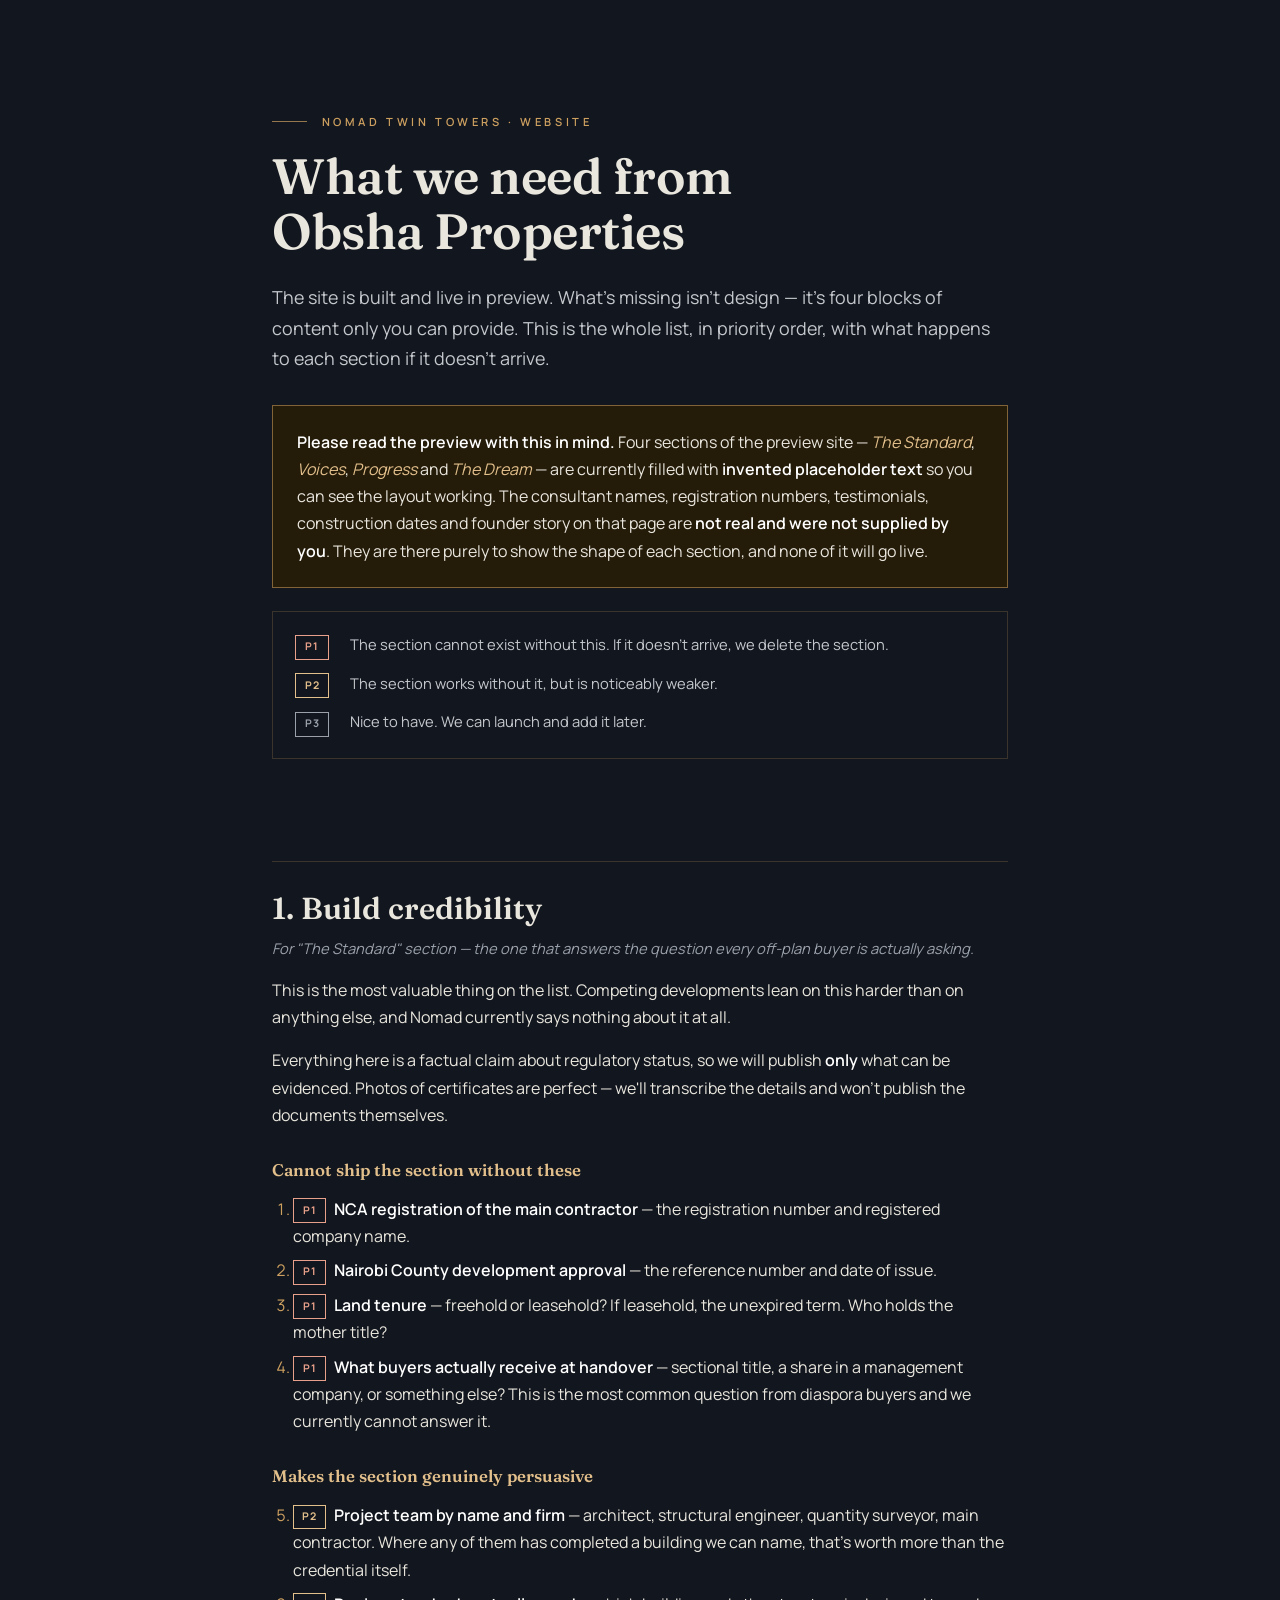
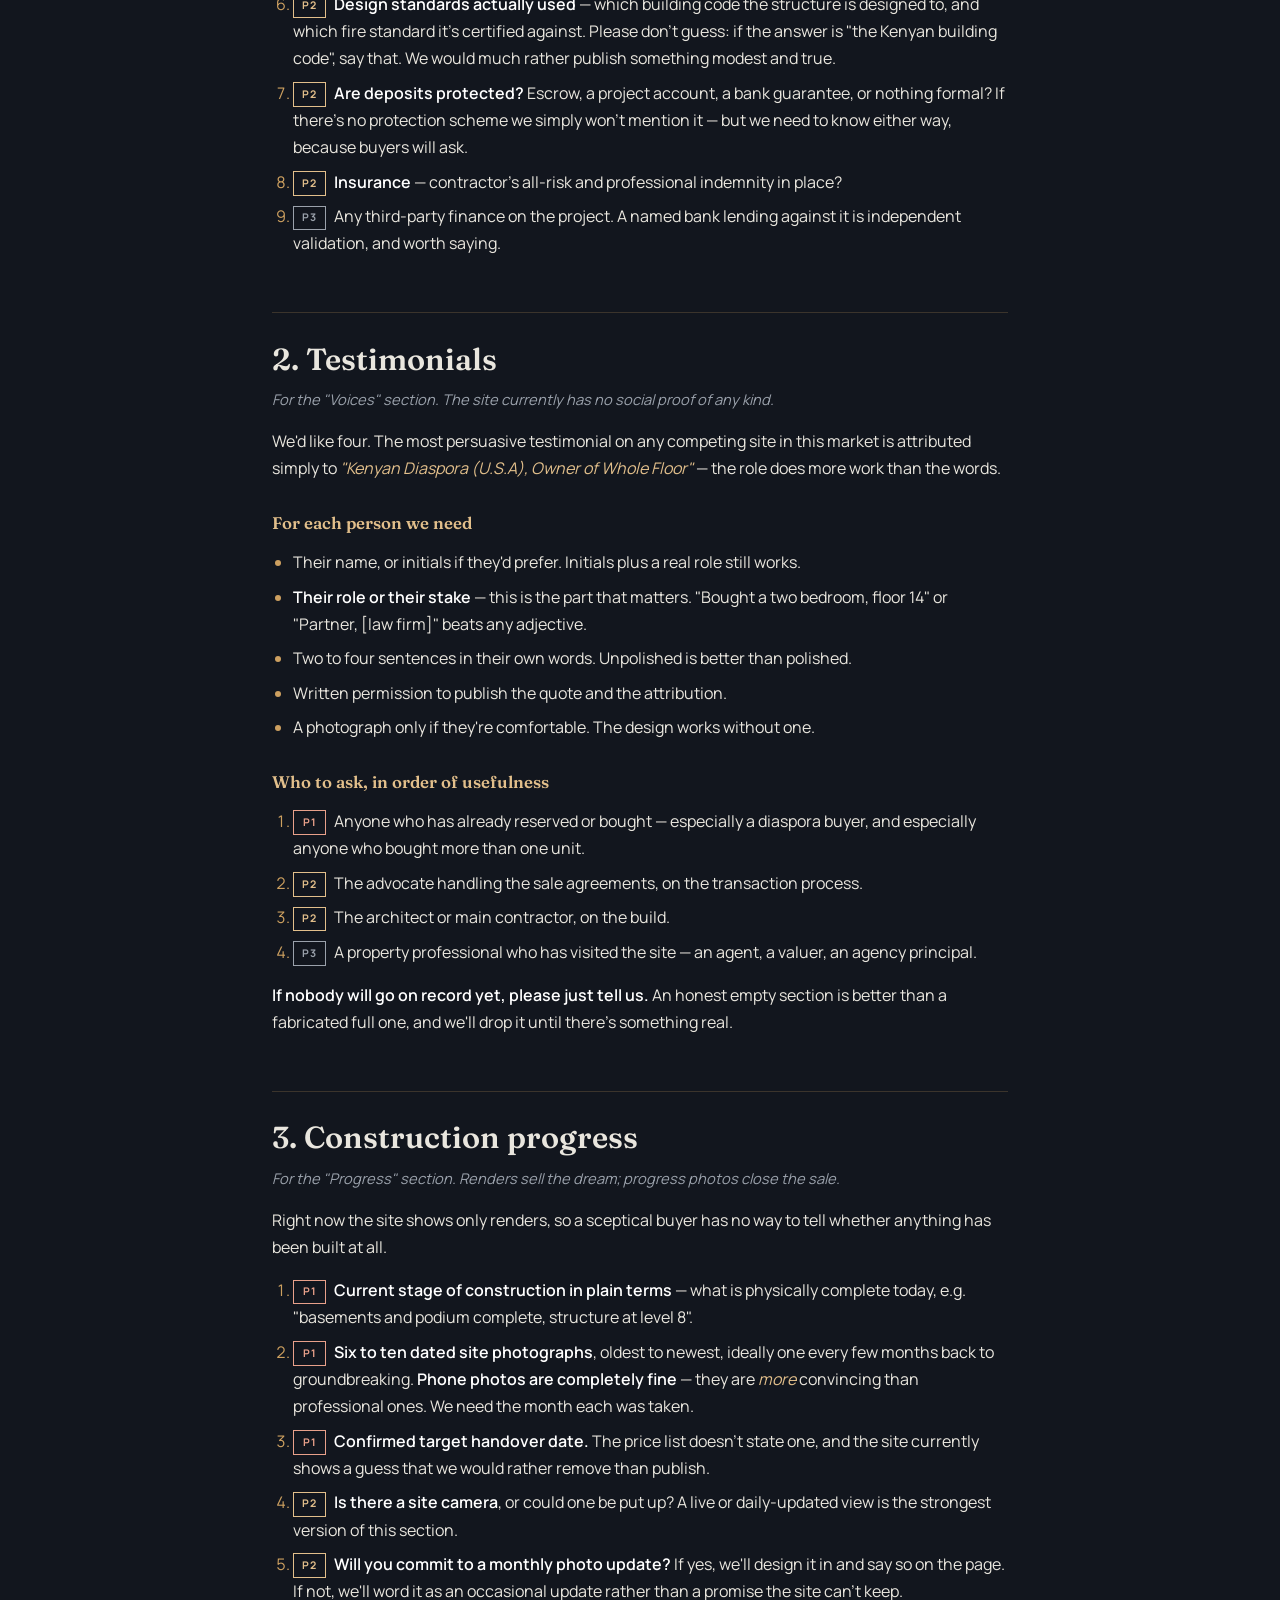
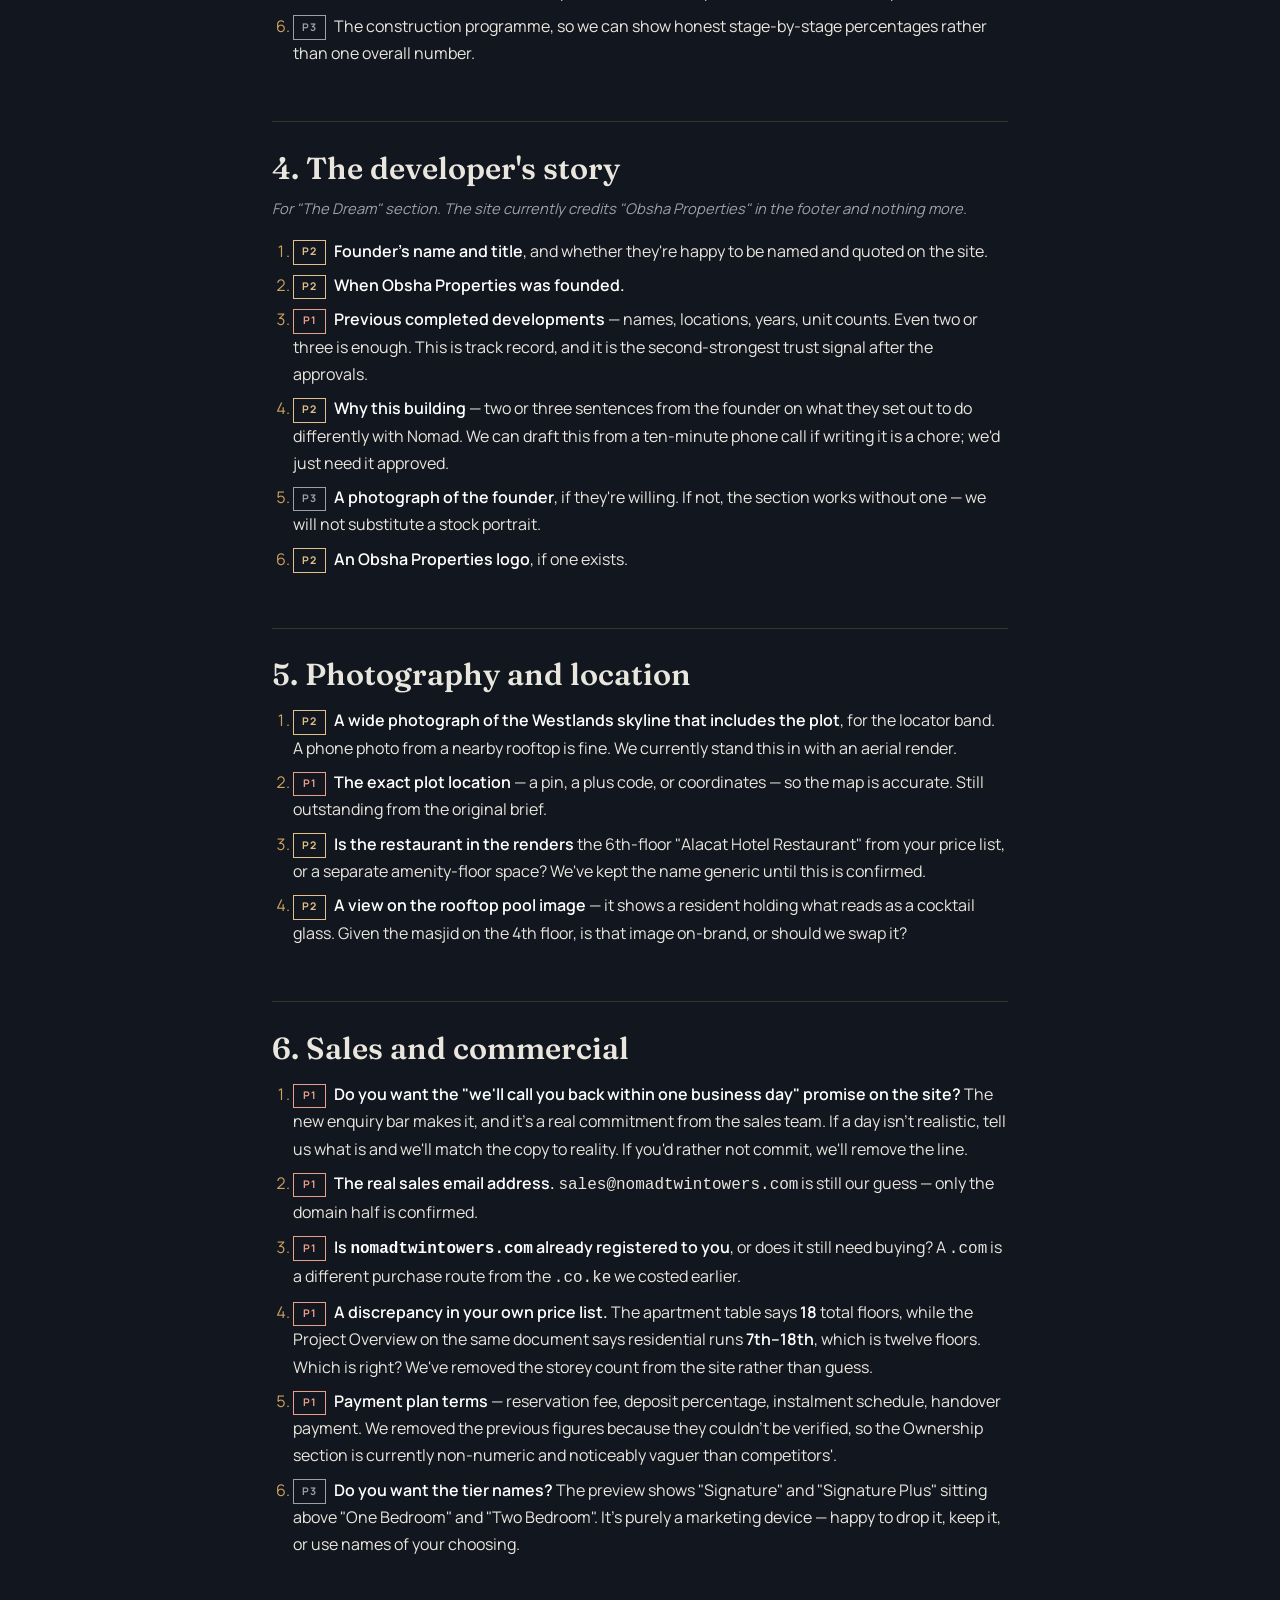
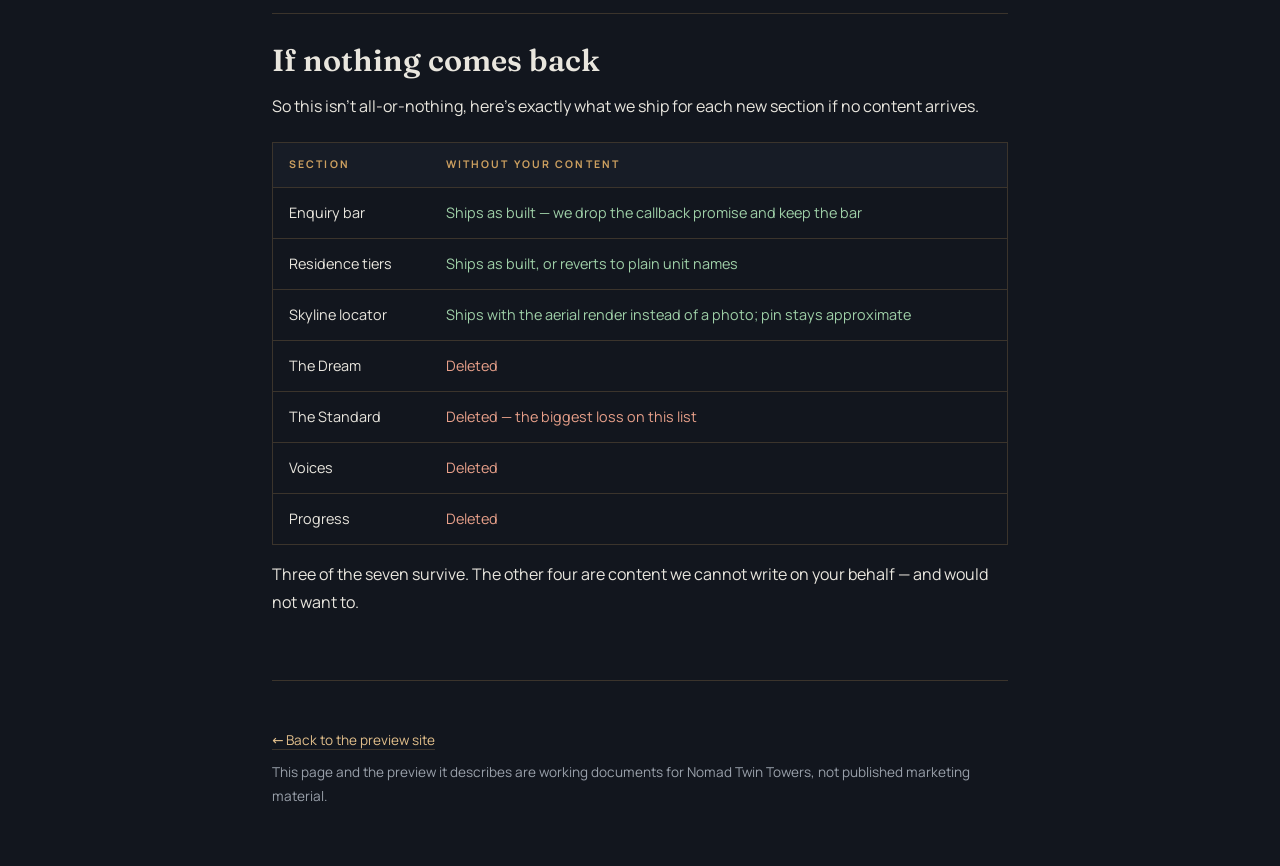
<file: docs/requirements.html>
<!doctype html>
<html lang="en">
<head>
  <meta charset="utf-8">
  <meta name="viewport" content="width=device-width, initial-scale=1">
  <meta name="robots" content="noindex, nofollow, noarchive">
  <title>Nomad Twin Towers — what we need from Obsha Properties</title>
  <meta name="description" content="Content request for the Nomad Twin Towers website.">
  <meta name="theme-color" content="#12161e">
  <link rel="icon" type="image/png" sizes="32x32" href="assets/favicon-32.png">
  <link rel="icon" type="image/png" sizes="16x16" href="assets/favicon-16.png">
  <link rel="preload" href="fonts/fraunces-600.woff2" as="font" type="font/woff2" crossorigin>
  <link rel="preload" href="fonts/manrope-var.woff2" as="font" type="font/woff2" crossorigin>
  <style>
    @font-face { font-family: "Fraunces"; font-weight: 600; font-display: swap; src: url("fonts/fraunces-600.woff2") format("woff2"); }
    @font-face { font-family: "Fraunces"; font-style: italic; font-weight: 500; font-display: swap; src: url("fonts/fraunces-italic-500.woff2") format("woff2"); }
    @font-face { font-family: "Manrope"; font-weight: 400 700; font-display: swap; src: url("fonts/manrope-var.woff2") format("woff2"); }

    :root {
      --ink: #12161e; --ink-2: #171c26; --ink-3: #202634;
      --gold: #cda060; --gold-soft: #e2bf8b;
      --text: #e9e6de; --muted: #9aa1ab;
      --line: rgba(205, 160, 96, 0.22);
      --display: "Fraunces", Georgia, serif;
      --body: "Manrope", system-ui, -apple-system, "Segoe UI", sans-serif;
      --w: min(46rem, 90vw);
    }
    *, *::before, *::after { box-sizing: border-box; margin: 0; padding: 0; }
    body { font-family: var(--body); font-size: 1rem; line-height: 1.7; color: var(--text); background: var(--ink); -webkit-font-smoothing: antialiased; }
    a { color: var(--gold-soft); text-decoration: none; border-bottom: 1px solid var(--line); }
    a:hover { border-bottom-color: var(--gold); }
    :focus-visible { outline: 2px solid var(--gold); outline-offset: 3px; }
    .wrap { width: var(--w); margin-inline: auto; }

    h1, h2, h3 { font-family: var(--display); font-weight: 600; line-height: 1.12; }
    h1 { font-size: clamp(2rem, 5vw, 3.1rem); letter-spacing: -0.01em; }
    h2 { font-size: clamp(1.4rem, 3vw, 1.9rem); margin-top: 3.4rem; padding-top: 1.8rem; border-top: 1px solid var(--line); }
    h3 { font-size: 1.05rem; color: var(--gold-soft); margin-top: 2rem; }
    p, ul, ol, table { margin-top: 1rem; }
    ul, ol { padding-left: 1.3rem; }
    li { margin-top: 0.45rem; }
    li::marker { color: var(--gold); }
    strong { color: #fff; font-weight: 600; }
    em { color: var(--gold-soft); }

    .eyebrow { display: inline-flex; align-items: center; gap: 0.9rem; font-size: 0.7rem; font-weight: 600; letter-spacing: 0.32em; text-transform: uppercase; color: var(--gold); }
    .eyebrow::before { content: ""; width: 2.2rem; height: 1px; background: var(--gold); opacity: 0.7; }

    header.top { padding-block: clamp(3.5rem, 9vw, 6rem) clamp(2rem, 5vw, 3rem); }
    header.top h1 { margin-top: 1.1rem; max-width: 18ch; }
    header.top .lede { margin-top: 1.4rem; font-size: clamp(1rem, 1.8vw, 1.12rem); color: #c5c8cd; }

    .callout { margin-top: 2rem; padding: 1.4rem 1.5rem; border: 1px solid var(--line); background: var(--ink-2); }
    .callout p { margin-top: 0; }
    .callout p + p { margin-top: 0.8rem; }
    .callout--warn { border-color: rgba(205, 160, 96, 0.55); background: #241b09; }

    .p { display: inline-block; min-width: 2.1rem; text-align: center; font-size: 0.66rem; font-weight: 700; letter-spacing: 0.1em; padding: 0.15rem 0.4rem; border: 1px solid currentColor; vertical-align: 0.1em; margin-right: 0.5rem; }
    .p1 { color: #e8a08a; }
    .p2 { color: var(--gold-soft); }
    .p3 { color: var(--muted); }

    .key { display: grid; gap: 0.7rem; margin-top: 1.4rem; padding: 1.3rem 1.4rem; border: 1px solid var(--line); }
    .key div { display: flex; gap: 0.8rem; align-items: baseline; font-size: 0.92rem; color: #c5c8cd; }

    .tablewrap { overflow-x: auto; margin-top: 1.4rem; border: 1px solid var(--line); }
    table { border-collapse: collapse; width: 100%; min-width: 30rem; margin-top: 0; }
    th, td { text-align: left; padding: 0.8rem 1rem; border-bottom: 1px solid var(--line); font-size: 0.9rem; vertical-align: top; }
    th { font-size: 0.66rem; font-weight: 700; letter-spacing: 0.2em; text-transform: uppercase; color: var(--gold); background: var(--ink-2); }
    tr:last-child td { border-bottom: 0; }
    td.drop { color: #e8a08a; }
    td.keep { color: #9fd0a8; }

    .why { font-size: 0.92rem; color: var(--muted); font-style: italic; margin-top: 0.7rem; }

    footer.end { margin-top: 4rem; padding-block: 2rem 4rem; border-top: 1px solid var(--line); font-size: 0.85rem; color: var(--muted); }
    footer.end p + p { margin-top: 0.6rem; }

    @media (prefers-reduced-motion: reduce) { * { transition: none !important; animation: none !important; } }
  </style>
</head>
<body>
<div class="wrap">

  <header class="top">
    <p class="eyebrow">Nomad Twin Towers · Website</p>
    <h1>What we need from Obsha Properties</h1>
    <p class="lede">The site is built and live in preview. What's missing isn't design — it's four blocks of content only you can provide. This is the whole list, in priority order, with what happens to each section if it doesn't arrive.</p>

    <div class="callout callout--warn">
      <p><strong>Please read the preview with this in mind.</strong> Four sections of the preview site — <em>The Standard</em>, <em>Voices</em>, <em>Progress</em> and <em>The Dream</em> — are currently filled with <strong>invented placeholder text</strong> so you can see the layout working. The consultant names, registration numbers, testimonials, construction dates and founder story on that page are <strong>not real and were not supplied by you</strong>. They are there purely to show the shape of each section, and none of it will go live.</p>
    </div>

    <div class="key">
      <div><span class="p p1">P1</span> The section cannot exist without this. If it doesn't arrive, we delete the section.</div>
      <div><span class="p p2">P2</span> The section works without it, but is noticeably weaker.</div>
      <div><span class="p p3">P3</span> Nice to have. We can launch and add it later.</div>
    </div>
  </header>

  <main>

    <h2>1. Build credibility</h2>
    <p class="why">For "The Standard" section — the one that answers the question every off-plan buyer is actually asking.</p>
    <p>This is the most valuable thing on the list. Competing developments lean on this harder than on anything else, and Nomad currently says nothing about it at all.</p>
    <p>Everything here is a factual claim about regulatory status, so we will publish <strong>only</strong> what can be evidenced. Photos of certificates are perfect — we'll transcribe the details and won't publish the documents themselves.</p>

    <h3>Cannot ship the section without these</h3>
    <ol>
      <li><span class="p p1">P1</span><strong>NCA registration of the main contractor</strong> — the registration number and registered company name.</li>
      <li><span class="p p1">P1</span><strong>Nairobi County development approval</strong> — the reference number and date of issue.</li>
      <li><span class="p p1">P1</span><strong>Land tenure</strong> — freehold or leasehold? If leasehold, the unexpired term. Who holds the mother title?</li>
      <li><span class="p p1">P1</span><strong>What buyers actually receive at handover</strong> — sectional title, a share in a management company, or something else? This is the most common question from diaspora buyers and we currently cannot answer it.</li>
    </ol>

    <h3>Makes the section genuinely persuasive</h3>
    <ol start="5">
      <li><span class="p p2">P2</span><strong>Project team by name and firm</strong> — architect, structural engineer, quantity surveyor, main contractor. Where any of them has completed a building we can name, that's worth more than the credential itself.</li>
      <li><span class="p p2">P2</span><strong>Design standards actually used</strong> — which building code the structure is designed to, and which fire standard it's certified against. Please don't guess: if the answer is "the Kenyan building code", say that. We would much rather publish something modest and true.</li>
      <li><span class="p p2">P2</span><strong>Are deposits protected?</strong> Escrow, a project account, a bank guarantee, or nothing formal? If there's no protection scheme we simply won't mention it — but we need to know either way, because buyers will ask.</li>
      <li><span class="p p2">P2</span><strong>Insurance</strong> — contractor's all-risk and professional indemnity in place?</li>
      <li><span class="p p3">P3</span>Any third-party finance on the project. A named bank lending against it is independent validation, and worth saying.</li>
    </ol>

    <h2>2. Testimonials</h2>
    <p class="why">For the "Voices" section. The site currently has no social proof of any kind.</p>
    <p>We'd like four. The most persuasive testimonial on any competing site in this market is attributed simply to <em>"Kenyan Diaspora (U.S.A), Owner of Whole Floor"</em> — the role does more work than the words.</p>

    <h3>For each person we need</h3>
    <ul>
      <li>Their name, or initials if they'd prefer. Initials plus a real role still works.</li>
      <li><strong>Their role or their stake</strong> — this is the part that matters. "Bought a two bedroom, floor 14" or "Partner, [law firm]" beats any adjective.</li>
      <li>Two to four sentences in their own words. Unpolished is better than polished.</li>
      <li>Written permission to publish the quote and the attribution.</li>
      <li>A photograph only if they're comfortable. The design works without one.</li>
    </ul>

    <h3>Who to ask, in order of usefulness</h3>
    <ol>
      <li><span class="p p1">P1</span>Anyone who has already reserved or bought — especially a diaspora buyer, and especially anyone who bought more than one unit.</li>
      <li><span class="p p2">P2</span>The advocate handling the sale agreements, on the transaction process.</li>
      <li><span class="p p2">P2</span>The architect or main contractor, on the build.</li>
      <li><span class="p p3">P3</span>A property professional who has visited the site — an agent, a valuer, an agency principal.</li>
    </ol>
    <p><strong>If nobody will go on record yet, please just tell us.</strong> An honest empty section is better than a fabricated full one, and we'll drop it until there's something real.</p>

    <h2>3. Construction progress</h2>
    <p class="why">For the "Progress" section. Renders sell the dream; progress photos close the sale.</p>
    <p>Right now the site shows only renders, so a sceptical buyer has no way to tell whether anything has been built at all.</p>
    <ol>
      <li><span class="p p1">P1</span><strong>Current stage of construction in plain terms</strong> — what is physically complete today, e.g. "basements and podium complete, structure at level 8".</li>
      <li><span class="p p1">P1</span><strong>Six to ten dated site photographs</strong>, oldest to newest, ideally one every few months back to groundbreaking. <strong>Phone photos are completely fine</strong> — they are <em>more</em> convincing than professional ones. We need the month each was taken.</li>
      <li><span class="p p1">P1</span><strong>Confirmed target handover date.</strong> The price list doesn't state one, and the site currently shows a guess that we would rather remove than publish.</li>
      <li><span class="p p2">P2</span><strong>Is there a site camera</strong>, or could one be put up? A live or daily-updated view is the strongest version of this section.</li>
      <li><span class="p p2">P2</span><strong>Will you commit to a monthly photo update?</strong> If yes, we'll design it in and say so on the page. If not, we'll word it as an occasional update rather than a promise the site can't keep.</li>
      <li><span class="p p3">P3</span>The construction programme, so we can show honest stage-by-stage percentages rather than one overall number.</li>
    </ol>

    <h2>4. The developer's story</h2>
    <p class="why">For "The Dream" section. The site currently credits "Obsha Properties" in the footer and nothing more.</p>
    <ol>
      <li><span class="p p2">P2</span><strong>Founder's name and title</strong>, and whether they're happy to be named and quoted on the site.</li>
      <li><span class="p p2">P2</span><strong>When Obsha Properties was founded.</strong></li>
      <li><span class="p p1">P1</span><strong>Previous completed developments</strong> — names, locations, years, unit counts. Even two or three is enough. This is track record, and it is the second-strongest trust signal after the approvals.</li>
      <li><span class="p p2">P2</span><strong>Why this building</strong> — two or three sentences from the founder on what they set out to do differently with Nomad. We can draft this from a ten-minute phone call if writing it is a chore; we'd just need it approved.</li>
      <li><span class="p p3">P3</span><strong>A photograph of the founder</strong>, if they're willing. If not, the section works without one — we will not substitute a stock portrait.</li>
      <li><span class="p p2">P2</span><strong>An Obsha Properties logo</strong>, if one exists.</li>
    </ol>

    <h2>5. Photography and location</h2>
    <ol>
      <li><span class="p p2">P2</span><strong>A wide photograph of the Westlands skyline that includes the plot</strong>, for the locator band. A phone photo from a nearby rooftop is fine. We currently stand this in with an aerial render.</li>
      <li><span class="p p1">P1</span><strong>The exact plot location</strong> — a pin, a plus code, or coordinates — so the map is accurate. Still outstanding from the original brief.</li>
      <li><span class="p p2">P2</span><strong>Is the restaurant in the renders</strong> the 6th-floor "Alacat Hotel Restaurant" from your price list, or a separate amenity-floor space? We've kept the name generic until this is confirmed.</li>
      <li><span class="p p2">P2</span><strong>A view on the rooftop pool image</strong> — it shows a resident holding what reads as a cocktail glass. Given the masjid on the 4th floor, is that image on-brand, or should we swap it?</li>
    </ol>

    <h2>6. Sales and commercial</h2>
    <ol>
      <li><span class="p p1">P1</span><strong>Do you want the "we'll call you back within one business day" promise on the site?</strong> The new enquiry bar makes it, and it's a real commitment from the sales team. If a day isn't realistic, tell us what is and we'll match the copy to reality. If you'd rather not commit, we'll remove the line.</li>
      <li><span class="p p1">P1</span><strong>The real sales email address.</strong> <code>sales@nomadtwintowers.com</code> is still our guess — only the domain half is confirmed.</li>
      <li><span class="p p1">P1</span><strong>Is <code>nomadtwintowers.com</code> already registered to you</strong>, or does it still need buying? A <code>.com</code> is a different purchase route from the <code>.co.ke</code> we costed earlier.</li>
      <li><span class="p p1">P1</span><strong>A discrepancy in your own price list.</strong> The apartment table says <strong>18</strong> total floors, while the Project Overview on the same document says residential runs <strong>7th–18th</strong>, which is twelve floors. Which is right? We've removed the storey count from the site rather than guess.</li>
      <li><span class="p p1">P1</span><strong>Payment plan terms</strong> — reservation fee, deposit percentage, instalment schedule, handover payment. We removed the previous figures because they couldn't be verified, so the Ownership section is currently non-numeric and noticeably vaguer than competitors'.</li>
      <li><span class="p p3">P3</span><strong>Do you want the tier names?</strong> The preview shows "Signature" and "Signature Plus" sitting above "One Bedroom" and "Two Bedroom". It's purely a marketing device — happy to drop it, keep it, or use names of your choosing.</li>
    </ol>

    <h2>If nothing comes back</h2>
    <p>So this isn't all-or-nothing, here's exactly what we ship for each new section if no content arrives.</p>
    <div class="tablewrap">
      <table>
        <thead>
          <tr><th>Section</th><th>Without your content</th></tr>
        </thead>
        <tbody>
          <tr><td>Enquiry bar</td><td class="keep">Ships as built — we drop the callback promise and keep the bar</td></tr>
          <tr><td>Residence tiers</td><td class="keep">Ships as built, or reverts to plain unit names</td></tr>
          <tr><td>Skyline locator</td><td class="keep">Ships with the aerial render instead of a photo; pin stays approximate</td></tr>
          <tr><td>The Dream</td><td class="drop">Deleted</td></tr>
          <tr><td>The Standard</td><td class="drop">Deleted — the biggest loss on this list</td></tr>
          <tr><td>Voices</td><td class="drop">Deleted</td></tr>
          <tr><td>Progress</td><td class="drop">Deleted</td></tr>
        </tbody>
      </table>
    </div>
    <p>Three of the seven survive. The other four are content we cannot write on your behalf — and would not want to.</p>

  </main>

  <footer class="end">
    <p><a href="index.html">← Back to the preview site</a></p>
    <p>This page and the preview it describes are working documents for Nomad Twin Towers, not published marketing material.</p>
  </footer>

</div>
</body>
</html>
</file>
<file: css/main.css>
/* ============================================================
   NOMAD TWIN TOWERS — main stylesheet
   Zero-framework. One file, one request, heavily cacheable.
   ============================================================ */

/* ---------- Fonts (self-hosted, latin subset) ---------- */
@font-face {
  font-family: "Fraunces";
  font-style: normal;
  font-weight: 600;
  font-display: swap;
  src: url("../fonts/fraunces-600.woff2") format("woff2");
}
@font-face {
  font-family: "Fraunces";
  font-style: italic;
  font-weight: 500;
  font-display: swap;
  src: url("../fonts/fraunces-italic-500.woff2") format("woff2");
}
@font-face {
  font-family: "Manrope";
  font-style: normal;
  font-weight: 400 700;
  font-display: swap;
  src: url("../fonts/manrope-var.woff2") format("woff2");
}

/* ---------- Design tokens ---------- */
:root {
  --ink: #12161e;
  --ink-2: #171c26;
  --ink-3: #202634;
  --cream: #f4f0e7;
  --cream-2: #eae4d6;
  --gold: #cda060;
  --gold-soft: #e2bf8b;
  --text-on-dark: #e9e6de;
  --muted-on-dark: #9aa1ab;
  --muted-on-light: #5c6572;
  --line-on-dark: rgba(205, 160, 96, 0.22);
  --line-on-light: rgba(35, 42, 55, 0.15);
  --font-display: "Fraunces", Georgia, serif;
  --font-body: "Manrope", system-ui, -apple-system, "Segoe UI", sans-serif;
  --w: min(1180px, 92vw);
  --pad-y: clamp(4.5rem, 10vw, 8rem);
  --ease: cubic-bezier(0.22, 1, 0.36, 1);
}

/* ---------- Reset ---------- */
*, *::before, *::after { box-sizing: border-box; margin: 0; padding: 0; }
html { scroll-behavior: smooth; }
body {
  font-family: var(--font-body);
  font-size: 1rem;
  line-height: 1.65;
  color: var(--text-on-dark);
  background: var(--ink);
  -webkit-font-smoothing: antialiased;
  text-rendering: optimizeLegibility;
}
img, svg { display: block; max-width: 100%; height: auto; }
a { color: inherit; text-decoration: none; }
button { font: inherit; color: inherit; background: none; border: 0; cursor: pointer; }
ul { list-style: none; }
:focus-visible { outline: 2px solid var(--gold); outline-offset: 3px; }

/* ---------- Skip link (keyboard users) ---------- */
.skip-link {
  position: fixed;
  top: 0.6rem;
  left: 0.6rem;
  z-index: 100;
  padding: 0.7rem 1.2rem;
  background: var(--gold);
  color: #17130f;
  font-size: 0.8rem;
  font-weight: 600;
  letter-spacing: 0.14em;
  text-transform: uppercase;
  transform: translateY(-200%);
}
.skip-link:focus { transform: none; }

/* ---------- Typography helpers ---------- */
.eyebrow {
  display: inline-flex;
  align-items: center;
  gap: 0.9rem;
  font-size: 0.72rem;
  font-weight: 600;
  letter-spacing: 0.34em;
  text-transform: uppercase;
  color: var(--gold);
}
.eyebrow::before {
  content: "";
  width: 2.4rem;
  height: 1px;
  background: var(--gold);
  opacity: 0.7;
}
h1, h2, h3 { font-family: var(--font-display); font-weight: 600; line-height: 1.08; }
h1 { font-size: clamp(2.6rem, 6.4vw, 4.6rem); letter-spacing: -0.01em; }
h2 { font-size: clamp(1.9rem, 4.2vw, 3rem); letter-spacing: -0.01em; }
h3 { font-size: 1.35rem; }
.serif-accent { font-style: italic; font-weight: 500; color: var(--gold-soft); }
.lede { font-size: clamp(1rem, 1.6vw, 1.15rem); max-width: 34rem; }

.section { padding-block: var(--pad-y); scroll-margin-top: 4.2rem; }
.section--light { background: var(--cream); color: #232a37; }
.section--light .eyebrow { color: #92763c; }
.section--light .eyebrow::before { background: #92763c; }
.section--light .lede, .section--light p { color: #47505e; }
.wrap { width: var(--w); margin-inline: auto; }
.section-head { max-width: 44rem; margin-bottom: clamp(2.5rem, 6vw, 4.5rem); display: grid; gap: 1.1rem; }

/* Below-fold rendering hint: skip layout/paint until near viewport */
.cv-auto { content-visibility: auto; contain-intrinsic-size: auto 720px; }

/* ---------- Buttons ---------- */
.btn {
  display: inline-flex;
  align-items: center;
  justify-content: center;
  gap: 0.6rem;
  padding: 0.95rem 1.9rem;
  font-size: 0.8rem;
  font-weight: 600;
  letter-spacing: 0.18em;
  text-transform: uppercase;
  border: 1px solid var(--gold);
  transition: background-color 0.3s var(--ease), color 0.3s var(--ease), transform 0.3s var(--ease);
}
.btn:hover { transform: translateY(-2px); }
.btn--solid { background: var(--gold); color: #17130f; }
.btn--solid:hover { background: var(--gold-soft); }
.btn--ghost { color: var(--text-on-dark); }
.btn--ghost:hover { background: rgba(205, 160, 96, 0.12); }
.section--light .btn--ghost { color: #232a37; border-color: #92763c; }
.section--light .btn--ghost:hover { background: rgba(146, 118, 60, 0.1); }

/* ---------- Header ---------- */
.site-header {
  position: fixed;
  inset-inline: 0;
  top: 0;
  z-index: 50;
  transition: background-color 0.35s var(--ease), border-color 0.35s var(--ease), box-shadow 0.35s var(--ease);
  border-bottom: 1px solid transparent;
}
.site-header.is-scrolled {
  background: rgba(18, 22, 30, 0.86);
  -webkit-backdrop-filter: blur(14px);
  backdrop-filter: blur(14px);
  border-bottom-color: var(--line-on-dark);
}
/* backdrop-filter establishes a containing block for fixed-position
   descendants, which would otherwise size the fullscreen mobile nav
   (.nav-links, position: fixed; inset: 0) to this header's own box
   instead of the viewport once scrolled + opened — drop it while open. */
.site-header.menu-open {
  -webkit-backdrop-filter: none;
  backdrop-filter: none;
}
.nav-bar {
  width: var(--w);
  margin-inline: auto;
  display: flex;
  align-items: center;
  justify-content: space-between;
  padding-block: 1.05rem;
}
.brand { display: inline-flex; align-items: center; gap: 0.7rem; }
.brand-mark { width: 34px; height: 34px; }
.site-footer .brand-mark { width: 30px; height: 30px; }
.brand-name {
  font-family: var(--font-display);
  font-size: 1.22rem;
  letter-spacing: 0.14em;
  color: var(--text-on-dark);
}
.brand-name small {
  display: block;
  font-family: var(--font-body);
  font-size: 0.58rem;
  font-weight: 600;
  letter-spacing: 0.42em;
  color: var(--gold);
}
.nav-links { display: flex; align-items: center; gap: clamp(1.2rem, 2.6vw, 2.4rem); }
.nav-links a {
  font-size: 0.78rem;
  font-weight: 600;
  letter-spacing: 0.16em;
  text-transform: uppercase;
  color: var(--text-on-dark);
  opacity: 0.85;
  transition: opacity 0.25s, color 0.25s;
}
.nav-links a:hover { opacity: 1; color: var(--gold-soft); }
.nav-cta { border: 1px solid var(--gold); padding: 0.55rem 1.2rem; color: var(--gold-soft); }
.nav-toggle { display: none; width: 44px; height: 44px; position: relative; z-index: 60; }
.nav-toggle span, .nav-toggle::before, .nav-toggle::after {
  content: "";
  position: absolute;
  left: 10px;
  width: 24px;
  height: 2px;
  background: var(--text-on-dark);
  transition: transform 0.3s var(--ease), opacity 0.3s;
}
.nav-toggle::before { top: 15px; }
.nav-toggle span { top: 21px; }
.nav-toggle::after { top: 27px; }
.nav-toggle[aria-expanded="true"]::before { transform: translateY(6px) rotate(45deg); }
.nav-toggle[aria-expanded="true"] span { opacity: 0; }
.nav-toggle[aria-expanded="true"]::after { transform: translateY(-6px) rotate(-45deg); }

@media (max-width: 820px) {
  .nav-toggle { display: block; }
  .nav-links {
    position: fixed;
    inset: 0;
    z-index: 55;
    flex-direction: column;
    justify-content: center;
    gap: 2.2rem;
    background: rgba(15, 19, 27, 0.97);
    -webkit-backdrop-filter: blur(8px);
    backdrop-filter: blur(8px);
    opacity: 0;
    visibility: hidden;
    transition: opacity 0.35s var(--ease), visibility 0.35s;
  }
  .nav-links.is-open { opacity: 1; visibility: visible; }
  .nav-links a { font-size: 1rem; }
}

/* ---------- Hero ---------- */
.hero {
  position: relative;
  min-height: 100svh;
  display: flex;
  align-items: flex-end;
  isolation: isolate;
  overflow: hidden;
}
.hero-art {
  position: absolute;
  inset: 0;
  z-index: -2;
  width: 100%;
  height: 100%;
  object-fit: cover;
}
.hero::after {
  content: "";
  position: absolute;
  inset: 0;
  z-index: -1;
  background:
    linear-gradient(180deg, rgba(18, 22, 30, 0.55) 0%, rgba(18, 22, 30, 0) 30%),
    linear-gradient(0deg, rgba(18, 22, 30, 0.92) 0%, rgba(18, 22, 30, 0.25) 45%, rgba(18, 22, 30, 0) 70%);
}
.hero-inner {
  width: var(--w);
  margin-inline: auto;
  padding-block: clamp(6rem, 14vh, 9rem) clamp(3rem, 8vh, 5rem);
  display: grid;
  gap: 1.6rem;
}
.hero h1 { max-width: 15ch; }
.hero .lede { color: #ccc9c1; }
.hero-ctas { display: flex; flex-wrap: wrap; gap: 1rem; margin-top: 0.6rem; }
.hero-meta {
  display: flex;
  flex-wrap: wrap;
  gap: 2.5rem;
  margin-top: clamp(1.6rem, 4vh, 3rem);
  padding-top: 1.6rem;
  border-top: 1px solid var(--line-on-dark);
}
.hero-meta div { display: grid; gap: 0.15rem; }
.hero-meta dt {
  font-size: 0.65rem;
  font-weight: 600;
  letter-spacing: 0.3em;
  text-transform: uppercase;
  color: var(--muted-on-dark);
}
.hero-meta dd { font-family: var(--font-display); font-size: 1.25rem; color: var(--gold-soft); }

/* ---------- Marquee ---------- */
.marquee {
  overflow: hidden;
  border-block: 1px solid var(--line-on-dark);
  padding-block: 0.9rem;
  background: var(--ink-2);
}
.marquee-track {
  display: flex;
  width: max-content;
  animation: marquee 36s linear infinite;
}
.marquee span {
  margin-right: 3.5rem;
  font-size: 0.72rem;
  font-weight: 600;
  letter-spacing: 0.32em;
  text-transform: uppercase;
  color: var(--muted-on-dark);
  white-space: nowrap;
}
.marquee span::after { content: "◆"; margin-left: 3.5rem; color: var(--gold); font-size: 0.5rem; vertical-align: 2px; }
@keyframes marquee { to { transform: translateX(-50%); } }

/* ---------- Split layouts ---------- */
.split {
  display: grid;
  grid-template-columns: 1fr 1fr;
  gap: clamp(2.5rem, 6vw, 5.5rem);
  align-items: center;
}
@media (max-width: 880px) { .split { grid-template-columns: 1fr; } }
.split-media { position: relative; }
.split-media img { width: 100%; box-shadow: 0 30px 60px -30px rgba(0, 0, 0, 0.45); }
.split-media::after {
  content: "";
  position: absolute;
  inset: 1.4rem -1.4rem -1.4rem 1.4rem;
  border: 1px solid var(--gold);
  opacity: 0.5;
  z-index: -1;
}
.split-copy { display: grid; gap: 1.2rem; justify-items: start; }

/* ---------- Stats ---------- */
.stats {
  display: grid;
  grid-template-columns: repeat(3, 1fr);
  gap: 1px;
  background: var(--line-on-light);
  border: 1px solid var(--line-on-light);
  margin-top: clamp(3rem, 7vw, 5rem);
}
.stats > div { background: var(--cream); padding: 1.8rem 1.4rem; display: grid; gap: 0.3rem; }
.stat-num { font-family: var(--font-display); font-size: clamp(1.9rem, 3.4vw, 2.7rem); color: #232a37; }
.stat-num sup { font-size: 0.55em; color: #92763c; }
.stat-label { font-size: 0.7rem; font-weight: 600; letter-spacing: 0.24em; text-transform: uppercase; color: var(--muted-on-light); }
@media (max-width: 700px) { .stats { grid-template-columns: repeat(2, 1fr); } }

/* ---------- Residences ---------- */
.res-grid { display: grid; grid-template-columns: repeat(2, 1fr); gap: clamp(1.2rem, 2.6vw, 2rem); max-width: 52rem; margin-inline: auto; }
@media (max-width: 780px) { .res-grid { grid-template-columns: 1fr; max-width: 34rem; } }
.res-card {
  background: var(--ink-2);
  border: 1px solid var(--line-on-dark);
  display: flex;
  flex-direction: column;
  transition: transform 0.4s var(--ease), border-color 0.4s var(--ease);
}
.res-card:hover { transform: translateY(-6px); border-color: rgba(205, 160, 96, 0.55); }
.res-card figure { border-bottom: 1px solid var(--line-on-dark); background: var(--cream); }
.res-card figure img { aspect-ratio: 600 / 440; object-fit: cover; width: 100%; }
.res-body { padding: 1.7rem 1.6rem 1.9rem; display: flex; flex-direction: column; gap: 1rem; flex: 1; }
.res-title { display: flex; justify-content: space-between; align-items: baseline; gap: 1rem; }
.res-title h3 { color: var(--text-on-dark); }
.res-size { font-size: 0.72rem; font-weight: 600; letter-spacing: 0.2em; color: var(--muted-on-dark); white-space: nowrap; }
.res-price { font-family: var(--font-display); font-size: 1.28rem; color: var(--gold-soft); }
.res-price small { font-family: var(--font-body); font-size: 0.68rem; font-weight: 600; letter-spacing: 0.2em; text-transform: uppercase; color: var(--muted-on-dark); display: block; margin-bottom: 0.2rem; }
.res-feats { display: grid; gap: 0.5rem; padding-top: 0.4rem; border-top: 1px solid var(--line-on-dark); }
.res-feats li { font-size: 0.88rem; color: #c1c3c0; display: flex; gap: 0.6rem; align-items: baseline; }
.res-feats li::before { content: "—"; color: var(--gold); }
.res-card .btn { margin-top: auto; align-self: flex-start; }
.res-card figure { position: relative; }
.res-toggle {
  position: absolute;
  top: 0.9rem;
  left: 0.9rem;
  z-index: 2;
  display: flex;
  background: rgba(18, 22, 30, 0.6);
  backdrop-filter: blur(6px);
  -webkit-backdrop-filter: blur(6px);
  border: 1px solid rgba(205, 160, 96, 0.4);
}
.res-toggle button {
  padding: 0.4rem 0.85rem;
  font-size: 0.64rem;
  font-weight: 600;
  letter-spacing: 0.14em;
  text-transform: uppercase;
  color: var(--muted-on-dark);
  transition: background-color 0.25s var(--ease), color 0.25s var(--ease);
}
.res-toggle button[aria-pressed="true"] { color: #17130f; background: var(--gold); }
.res-card figure img[hidden] { display: none; }

/* ---------- Amenities ---------- */
.amen-highlights { display: grid; grid-template-columns: repeat(4, 1fr); gap: clamp(1rem, 2.4vw, 1.6rem); margin-bottom: clamp(2.5rem, 5vw, 3.5rem); }
@media (max-width: 980px) { .amen-highlights { grid-template-columns: repeat(2, 1fr); } }
@media (max-width: 560px) { .amen-highlights { grid-template-columns: 1fr; max-width: 26rem; margin-inline: auto; } }
.amen-highlight { position: relative; overflow: hidden; }
.amen-highlight img { width: 100%; aspect-ratio: 4 / 5; object-fit: cover; transition: transform 0.6s var(--ease); }
.amen-highlight:hover img { transform: scale(1.05); }
.amen-highlight::after {
  content: "";
  position: absolute;
  inset: 0;
  background: linear-gradient(0deg, rgba(18, 22, 30, 0.88) 0%, rgba(18, 22, 30, 0.18) 48%, rgba(18, 22, 30, 0) 68%);
}
.amen-highlight figcaption { position: absolute; left: 1.3rem; right: 1.3rem; bottom: 1.2rem; z-index: 1; }
.amen-highlight h3 { color: var(--text-on-dark); font-size: 1.15rem; }
.amen-grid { display: grid; grid-template-columns: repeat(3, 1fr); gap: 1px; background: var(--line-on-light); border: 1px solid var(--line-on-light); }
@media (max-width: 980px) { .amen-grid { grid-template-columns: repeat(2, 1fr); } }
@media (max-width: 520px) { .amen-grid { grid-template-columns: 1fr; } }
.amen {
  background: var(--cream);
  padding: 2rem 1.6rem;
  display: grid;
  gap: 0.8rem;
  align-content: start;
  transition: background-color 0.3s var(--ease);
}
.amen:hover { background: var(--cream-2); }
.amen svg { width: 34px; height: 34px; stroke: #92763c; }
.amen h3 { font-size: 1.06rem; color: #232a37; }
.amen p { font-size: 0.88rem; color: var(--muted-on-light); }

/* ---------- Gallery ---------- */
.gallery-head { display: flex; justify-content: space-between; align-items: flex-end; gap: 2rem; }
.gal-nav { display: flex; gap: 0.6rem; }
.gal-btn {
  width: 46px;
  height: 46px;
  border: 1px solid var(--gold);
  color: var(--gold-soft);
  display: grid;
  place-items: center;
  transition: background-color 0.25s, opacity 0.25s;
}
.gal-btn:hover { background: rgba(205, 160, 96, 0.12); }
.gal-btn:disabled { opacity: 0.3; cursor: default; }
.gallery-track {
  display: flex;
  gap: clamp(1rem, 2vw, 1.6rem);
  overflow-x: auto;
  scroll-snap-type: x mandatory;
  scrollbar-width: none;
  margin-top: 2.4rem;
  padding-bottom: 0.5rem;
}
.gallery-track::-webkit-scrollbar { display: none; }
.gal-item { flex: 0 0 min(560px, 82vw); scroll-snap-align: start; }
.gal-item img {
  width: 100%;
  aspect-ratio: 4 / 3;
  object-fit: cover;
  cursor: zoom-in;
  transition: opacity 0.3s;
}
.gal-item img:hover { opacity: 0.92; }
.gal-item figcaption {
  margin-top: 0.8rem;
  font-size: 0.72rem;
  font-weight: 600;
  letter-spacing: 0.26em;
  text-transform: uppercase;
  color: var(--muted-on-dark);
}
.lightbox {
  position: relative;
  border: 0;
  padding: 0;
  background: transparent;
  max-width: min(1080px, 94vw);
}
.lightbox::backdrop { background: rgba(9, 12, 18, 0.88); -webkit-backdrop-filter: blur(6px); backdrop-filter: blur(6px); }
.lightbox img { width: 100%; }
.lightbox-close {
  position: absolute;
  top: -0.2rem;
  right: 0.4rem;
  font-size: 2rem;
  color: var(--cream);
  line-height: 1;
  z-index: 2;
}

/* ---------- Location ---------- */
.loc-list { display: grid; gap: 0; border-top: 1px solid var(--line-on-light); }
.loc-list li {
  display: flex;
  justify-content: space-between;
  align-items: baseline;
  gap: 1.5rem;
  padding-block: 0.95rem;
  border-bottom: 1px solid var(--line-on-light);
  font-size: 0.95rem;
  color: #47505e;
}
.loc-list strong { font-weight: 600; color: #232a37; }
.map-facade {
  position: relative;
  aspect-ratio: 4 / 3;
  background: #d7d3c9;
  display: grid;
  place-items: center;
  border: 1px solid var(--line-on-light);
  overflow: hidden;
}
.map-facade iframe { position: absolute; inset: 0; width: 100%; height: 100%; border: 0; }
.map-grid {
  position: absolute;
  inset: 0;
  background:
    linear-gradient(rgba(146, 118, 60, 0.12) 1px, transparent 1px) 0 0 / 100% 44px,
    linear-gradient(90deg, rgba(146, 118, 60, 0.12) 1px, transparent 1px) 0 0 / 44px 100%;
}
.map-pin { position: relative; display: grid; justify-items: center; gap: 0.9rem; text-align: center; padding: 1rem; }
.map-pin svg { width: 44px; height: 44px; }

/* ---------- Investment ---------- */
.invest-steps { display: grid; grid-template-columns: repeat(4, 1fr); gap: 1px; background: var(--line-on-dark); border: 1px solid var(--line-on-dark); margin-top: clamp(2.5rem, 6vw, 4rem); }
@media (max-width: 880px) { .invest-steps { grid-template-columns: repeat(2, 1fr); } }
@media (max-width: 520px) { .invest-steps { grid-template-columns: 1fr; } }
.invest-steps > div { background: var(--ink-2); padding: 1.8rem 1.5rem; display: grid; gap: 0.5rem; align-content: start; }
.step-no { font-family: var(--font-display); font-style: italic; font-weight: 500; font-size: 1.1rem; color: var(--gold); }
.invest-steps h3 { font-size: 1.05rem; color: var(--text-on-dark); }
.invest-steps p { font-size: 0.86rem; color: var(--muted-on-dark); }

/* ---------- Enquiry ---------- */
.enquiry-grid { display: grid; grid-template-columns: 1fr 1.15fr; gap: clamp(2.5rem, 6vw, 5rem); align-items: start; }
@media (max-width: 880px) { .enquiry-grid { grid-template-columns: 1fr; } }
.contact-rows { display: grid; gap: 1.4rem; margin-top: 2rem; }
.contact-rows a { display: grid; gap: 0.15rem; }
.contact-rows .lbl { font-size: 0.66rem; font-weight: 600; letter-spacing: 0.3em; text-transform: uppercase; color: #92763c; }
.contact-rows .val { font-family: var(--font-display); font-size: 1.2rem; color: #232a37; transition: color 0.25s; }
.contact-rows a:hover .val { color: #92763c; }
.form { display: grid; gap: 1.1rem; }
.form-row { display: grid; grid-template-columns: 1fr 1fr; gap: 1.1rem; }
@media (max-width: 560px) { .form-row { grid-template-columns: 1fr; } }
.field { display: grid; gap: 0.4rem; }
.field label { font-size: 0.68rem; font-weight: 600; letter-spacing: 0.24em; text-transform: uppercase; color: var(--muted-on-light); }
.field input, .field select, .field textarea {
  font: inherit;
  color: #232a37;
  background: transparent;
  border: 0;
  border-bottom: 1px solid rgba(35, 42, 55, 0.35);
  padding: 0.55rem 0.1rem;
  border-radius: 0;
  transition: border-color 0.25s;
}
.field textarea { resize: vertical; min-height: 96px; }
.field input:focus, .field select:focus, .field textarea:focus { outline: none; border-bottom-color: #92763c; }
.field input.is-invalid, .field textarea.is-invalid { border-bottom-color: #b0432f; }
.form-actions { display: flex; flex-wrap: wrap; gap: 1rem; margin-top: 0.4rem; }
.form-note { font-size: 0.8rem; color: var(--muted-on-light); }
.form-status { font-size: 0.88rem; font-weight: 600; color: #92763c; min-height: 1.4em; }

/* ---------- Footer ---------- */
.site-footer { border-top: 1px solid var(--line-on-dark); padding-block: 3.2rem 2.4rem; background: var(--ink); }
.footer-grid { display: flex; flex-wrap: wrap; justify-content: space-between; align-items: center; gap: 1.6rem; }
.footer-nav { display: flex; flex-wrap: wrap; gap: 1.6rem; }
.footer-nav a { font-size: 0.74rem; font-weight: 600; letter-spacing: 0.2em; text-transform: uppercase; color: var(--muted-on-dark); transition: color 0.25s; }
.footer-nav a:hover { color: var(--gold-soft); }
.footer-fine { margin-top: 2rem; padding-top: 1.6rem; border-top: 1px solid rgba(205, 160, 96, 0.12); display: flex; flex-wrap: wrap; justify-content: space-between; gap: 1rem; font-size: 0.78rem; color: var(--muted-on-dark); }

/* ---------- WhatsApp float ---------- */
.wa-float {
  position: fixed;
  right: clamp(1rem, 3vw, 1.8rem);
  bottom: clamp(1rem, 3vw, 1.8rem);
  z-index: 40;
  width: 56px;
  height: 56px;
  border-radius: 50%;
  background: #1fa855;
  display: grid;
  place-items: center;
  box-shadow: 0 12px 28px -8px rgba(0, 0, 0, 0.5);
  transition: transform 0.3s var(--ease);
}
.wa-float:hover { transform: scale(1.08); }
.wa-float svg { width: 28px; height: 28px; fill: #fff; }

/* ---------- Reveal on scroll ---------- */
.reveal { opacity: 0; transform: translateY(26px); transition: opacity 0.7s var(--ease), transform 0.7s var(--ease); }
.reveal.is-visible { opacity: 1; transform: none; }
.reveal[data-delay="1"] { transition-delay: 0.1s; }
.reveal[data-delay="2"] { transition-delay: 0.2s; }
.reveal[data-delay="3"] { transition-delay: 0.3s; }

/* ---------- Reduced motion ---------- */
@media (prefers-reduced-motion: reduce) {
  html { scroll-behavior: auto; }
  .marquee-track { animation: none; flex-wrap: wrap; width: auto; }
  .reveal { opacity: 1; transform: none; transition: none; }
  *, *::before, *::after { transition-duration: 0.01ms !important; animation-duration: 0.01ms !important; }
}
</file>
<file: docs/css/main.css>
/* ============================================================
   NOMAD TWIN TOWERS — main stylesheet
   Zero-framework. One file, one request, heavily cacheable.
   ============================================================ */

/* ---------- Fonts (self-hosted, latin subset) ---------- */
@font-face {
  font-family: "Fraunces";
  font-style: normal;
  font-weight: 600;
  font-display: swap;
  src: url("../fonts/fraunces-600.woff2") format("woff2");
}
@font-face {
  font-family: "Fraunces";
  font-style: italic;
  font-weight: 500;
  font-display: swap;
  src: url("../fonts/fraunces-italic-500.woff2") format("woff2");
}
@font-face {
  font-family: "Manrope";
  font-style: normal;
  font-weight: 400 700;
  font-display: swap;
  src: url("../fonts/manrope-var.woff2") format("woff2");
}

/* ---------- Design tokens ---------- */
:root {
  --ink: #12161e;
  --ink-2: #171c26;
  --ink-3: #202634;
  --cream: #f4f0e7;
  --cream-2: #eae4d6;
  /* Gold enriched 2026-08-01 on client feedback that the old champagne read as
     muted. Saturation is up across the ramp (--gold 52% → 67%) at the same
     lightness band, so every contrast figure below held or improved — nothing
     from the 2026-07-31 audit regressed. Old values: #cda060 / #e2bf8b /
     #92763c / #84682e. */
  --gold: #d9a441;        /* 8.05:1 on --ink (was 7.59:1) */
  --gold-soft: #edc989;   /* 11.49:1 on --ink (was 10.40:1) */
  /* Decorative gold on the cream sections — strokes, borders, focus rings, the
     amenity icons. Non-text, so exempt from 4.5:1; it clears the 3:1 non-text
     minimum at 4.01:1 (was 3.78:1). */
  --gold-deep: #8f7226;
  /* Gold for TEXT on the cream sections. --gold-deep as text measures 4.01:1,
     under the 4.5:1 WCAG AA minimum for body-size type (audited 2026-07-31).
     This is 4.69:1. */
  --gold-text-on-light: #876614;
  --text-on-dark: #e9e6de;
  --muted-on-dark: #9aa1ab;
  --muted-on-light: #5c6572;
  --line-on-dark: rgba(217, 164, 65, 0.22);
  --line-on-light: rgba(35, 42, 55, 0.15);
  /* Hero scrim, wide screens. Three layers, each with one job:
       1. top    — the pre-scroll transparent header's wordmark.
       2. side   — the copy is left-aligned inside a 1180px wrap, so a
                   left-to-right ramp buys its contrast where the text actually
                   is and leaves the tower, which sits centre-right, untouched.
                   This is what lets the render stay bright: a vertical wash
                   heavy enough for the headline would have dimmed the building
                   across its full width.
       3. bottom — the meta row and CTAs.
     None of the stops are percentages of the viewport, because none of what
     they protect scales with it. The copy block is a fixed height for a given
     type scale, so it sits the same distance off the bottom of a 900px viewport
     and a 1200px one; the header is a fixed 84px; and the wrap the side ramp
     covers stops growing at 1180px, so it drifts towards the middle of the
     frame as the screen widens. Every version of this tuned in percentages
     passed at the width it was tuned at and failed at the next one — the
     eyebrow measured 4.68 at 1440 and 4.34 at 1920 off identical CSS. Anchoring
     the side ramp to the wrap's own edges (50% ± px) holds it steady.
     Alphas come from sampling the composited pixels behind each line of text —
     the method, and the script that does it, are in the repo root's
     hero-scrim.md (internal, not served). Re-measure with it if the hero copy,
     its type scale or the render changes. */
  --hero-scrim:
    linear-gradient(180deg, rgba(18, 22, 30, 0.62) 0, rgba(18, 22, 30, 0.48) 90px,
                            rgba(18, 22, 30, 0.1) 155px, rgba(18, 22, 30, 0) 215px),
    linear-gradient(90deg, rgba(18, 22, 30, 0.72) calc(50% - 620px),
                           rgba(18, 22, 30, 0.58) calc(50% - 260px),
                           rgba(18, 22, 30, 0.18) calc(50% + 80px),
                           rgba(18, 22, 30, 0) calc(50% + 320px)),
    linear-gradient(0deg, rgba(18, 22, 30, 0.93) 0, rgba(18, 22, 30, 0.55) 225px,
                          rgba(18, 22, 30, 0.35) 450px, rgba(18, 22, 30, 0.12) 630px,
                          rgba(18, 22, 30, 0) 740px);
  --font-display: "Fraunces", Georgia, serif;
  --font-body: "Manrope", system-ui, -apple-system, "Segoe UI", sans-serif;
  --w: min(1180px, 92vw);
  --pad-y: clamp(4.5rem, 10vw, 8rem);
  --ease: cubic-bezier(0.22, 1, 0.36, 1);
}

/* ---------- Reset ---------- */
*, *::before, *::after { box-sizing: border-box; margin: 0; padding: 0; }
html { scroll-behavior: smooth; }
body {
  font-family: var(--font-body);
  font-size: 1rem;
  line-height: 1.65;
  color: var(--text-on-dark);
  background: var(--ink);
  -webkit-font-smoothing: antialiased;
  text-rendering: optimizeLegibility;
}
img, svg { display: block; max-width: 100%; height: auto; }
a { color: inherit; text-decoration: none; }
button { font: inherit; color: inherit; background: none; border: 0; cursor: pointer; }
ul { list-style: none; }
:focus-visible { outline: 2px solid var(--gold); outline-offset: 3px; }

/* ---------- Skip link (keyboard users) ---------- */
.skip-link {
  position: fixed;
  top: 0.6rem;
  left: 0.6rem;
  z-index: 100;
  padding: 0.7rem 1.2rem;
  background: var(--gold);
  color: #17130f;
  font-size: 0.8rem;
  font-weight: 600;
  letter-spacing: 0.14em;
  text-transform: uppercase;
  transform: translateY(-200%);
}
.skip-link:focus { transform: none; }

/* ---------- Typography helpers ---------- */
.eyebrow {
  display: inline-flex;
  align-items: center;
  gap: 0.9rem;
  font-size: 0.72rem;
  font-weight: 600;
  letter-spacing: 0.34em;
  text-transform: uppercase;
  color: var(--gold);
}
.eyebrow::before {
  content: "";
  width: 2.4rem;
  height: 1px;
  background: var(--gold);
  opacity: 0.7;
}
h1, h2, h3 { font-family: var(--font-display); font-weight: 600; line-height: 1.08; }
h1 { font-size: clamp(2.6rem, 6.4vw, 4.6rem); letter-spacing: -0.01em; }
h2 { font-size: clamp(1.9rem, 4.2vw, 3rem); letter-spacing: -0.01em; }
h3 { font-size: 1.35rem; }
.serif-accent { font-style: italic; font-weight: 500; color: var(--gold-soft); }
.lede { font-size: clamp(1rem, 1.6vw, 1.15rem); max-width: 34rem; }

/* scroll-margin-top must clear the sticky header (82px measured 2026-07-31,
   98px since the official lockup went in on 2026-08-01); at 4.2rem/67px,
   clicking a nav link tucked 15px of each section underneath. 7rem/112px clears
   it with 14px spare. Re-measure this if the header's height changes again. */
.section { padding-block: var(--pad-y); scroll-margin-top: 7rem; }
.section--light { background: var(--cream); color: #232a37; }
.section--light .eyebrow { color: var(--gold-text-on-light); }
.section--light .eyebrow::before { background: var(--gold-text-on-light); }
/* The italic accent inside a heading is --gold-soft, which is built for the
   dark sections; on cream it measured 1.53:1 and the heading half-vanished.
   That predates the 2026-08-01 gold change (which took it to 1.39:1) and is a
   WCAG failure either way — a heading is large text, so it needs 3:1. This is
   4.69:1, and it reads as the richer gold the client asked for rather than as
   a wash. */
.section--light .serif-accent { color: var(--gold-text-on-light); }
.section--light .lede, .section--light p { color: #47505e; }
.wrap { width: var(--w); margin-inline: auto; }
.section-head { max-width: 44rem; margin-bottom: clamp(2.5rem, 6vw, 4.5rem); display: grid; gap: 1.1rem; }

/* Below-fold rendering hint: skip layout/paint until near viewport */
.cv-auto { content-visibility: auto; contain-intrinsic-size: auto 720px; }

/* ---------- Buttons ---------- */
.btn {
  display: inline-flex;
  align-items: center;
  justify-content: center;
  gap: 0.6rem;
  padding: 0.95rem 1.9rem;
  font-size: 0.8rem;
  font-weight: 600;
  letter-spacing: 0.18em;
  text-transform: uppercase;
  border: 1px solid var(--gold);
  transition: background-color 0.3s var(--ease), color 0.3s var(--ease), transform 0.3s var(--ease);
}
.btn:hover { transform: translateY(-2px); }
.btn--solid { background: var(--gold); color: #17130f; }
.btn--solid:hover { background: var(--gold-soft); }
.btn--ghost { color: var(--text-on-dark); }
.btn--ghost:hover { background: rgba(217, 164, 65, 0.12); }
.section--light .btn--ghost { color: #232a37; border-color: var(--gold-deep); }
.section--light .btn--ghost:hover { background: rgba(143, 114, 38, 0.1); }

/* ---------- Header ---------- */
.site-header {
  position: fixed;
  inset-inline: 0;
  top: 0;
  z-index: 50;
  transition: background-color 0.35s var(--ease), border-color 0.35s var(--ease), box-shadow 0.35s var(--ease);
  border-bottom: 1px solid transparent;
}
.site-header.is-scrolled {
  background: rgba(18, 22, 30, 0.86);
  -webkit-backdrop-filter: blur(14px);
  backdrop-filter: blur(14px);
  border-bottom-color: var(--line-on-dark);
}
/* backdrop-filter establishes a containing block for fixed-position
   descendants, which would otherwise size the fullscreen mobile nav
   (.nav-links, position: fixed; inset: 0) to this header's own box
   instead of the viewport once scrolled + opened — drop it while open. */
.site-header.menu-open {
  -webkit-backdrop-filter: none;
  backdrop-filter: none;
}
.nav-bar {
  width: var(--w);
  margin-inline: auto;
  display: flex;
  align-items: center;
  justify-content: space-between;
  /* Was 1.05rem against a 48px-tall brand. The official lockup is 70px tall, so
     this came down to hold the header near its previous size: 70 + 2×15.2 =
     100px against the old 84px. It is not trimmed any tighter than this because
     the asset is cropped hard to the ink — the tower spires reach the very top
     of the image box, so the clear space around the logo has to come from here
     or they touch the edge of the screen. Anything that clears the header is
     set off that 100px — see .section's scroll-margin-top. */
  padding-block: 0.95rem;
}
.brand { display: inline-flex; align-items: center; }
/* The client's official lockup, replacing the monogram + typeset wordmark that
   stood in for it (2026-08-01). It is a 2.43:1 horizontal mark, so its width is
   what gets set and the height follows: 180px keeps TWIN TOWERS legible at
   about a 6px cap height, below which it turns to mush. That makes the brand
   70px tall against the old 48px, which is why .nav-bar's padding came down —
   see there. The asset is 560px wide, ~3× for any DPR. */
.brand-logo { width: 170px; height: auto; }
.site-footer .brand-logo { width: 150px; }
@media (max-width: 400px) { .brand-logo { width: 155px; } }
.nav-links { display: flex; align-items: center; gap: clamp(1.2rem, 2.6vw, 2.4rem); }
.nav-links a {
  font-size: 0.78rem;
  font-weight: 600;
  letter-spacing: 0.16em;
  text-transform: uppercase;
  color: var(--text-on-dark);
  opacity: 0.85;
  transition: opacity 0.25s, color 0.25s;
}
.nav-links a:hover { opacity: 1; color: var(--gold-soft); }
.nav-cta { border: 1px solid var(--gold); padding: 0.55rem 1.2rem; color: var(--gold-soft); }
.nav-toggle { display: none; width: 44px; height: 44px; position: relative; z-index: 60; }
.nav-toggle span, .nav-toggle::before, .nav-toggle::after {
  content: "";
  position: absolute;
  left: 10px;
  width: 24px;
  height: 2px;
  background: var(--text-on-dark);
  transition: transform 0.3s var(--ease), opacity 0.3s;
}
.nav-toggle::before { top: 15px; }
.nav-toggle span { top: 21px; }
.nav-toggle::after { top: 27px; }
.nav-toggle[aria-expanded="true"]::before { transform: translateY(6px) rotate(45deg); }
.nav-toggle[aria-expanded="true"] span { opacity: 0; }
.nav-toggle[aria-expanded="true"]::after { transform: translateY(-6px) rotate(-45deg); }

/* Raised from 820px to 1040px on 2026-07-30. Seven nav items plus the ENQUIRE
   button need ~874px of intrinsic width beside the brand (measured: brand 146px,
   links 682px at a 23px gap, and the gap is clamp(1.2rem, 2.6vw, 2.4rem) so it
   widens further on bigger viewports). Against --w of min(1180px, 92vw) that
   works out at roughly 1000px, so the old 820px left a ~180px band where the
   desktop nav rendered badly cramped. 1040px leaves margin. */
@media (max-width: 1040px) {
  .nav-toggle { display: block; }
  .nav-links {
    position: fixed;
    inset: 0;
    z-index: 55;
    flex-direction: column;
    justify-content: center;
    gap: 2.2rem;
    background: rgba(15, 19, 27, 0.97);
    -webkit-backdrop-filter: blur(8px);
    backdrop-filter: blur(8px);
    opacity: 0;
    visibility: hidden;
    transition: opacity 0.35s var(--ease), visibility 0.35s;
  }
  .nav-links.is-open { opacity: 1; visibility: visible; }
  .nav-links a { font-size: 1rem; }
}

/* ---------- Hero ---------- */
.hero {
  position: relative;
  min-height: 100svh;
  display: flex;
  align-items: flex-end;
  isolation: isolate;
  overflow: hidden;
}
.hero-art {
  position: absolute;
  inset: 0;
  z-index: -2;
  width: 100%;
  height: 100%;
  object-fit: cover;
  /* The dusk render comes out of the renderer soft and low-contrast, and the
     scrim flattened it further (client, 2026-08-01). Lifted here rather than
     by re-exporting the JPEGs so the source renders stay untouched and the
     responsive srcset does not need regenerating. */
  filter: brightness(1.12) contrast(1.12) saturate(1.08);
}
.hero::after {
  content: "";
  position: absolute;
  inset: 0;
  z-index: -1;
  /* The scrim is what carries every bit of the hero copy's contrast, so it is
     set from measurement rather than by eye — see --hero-scrim. */
  background: var(--hero-scrim);
}
.hero-inner {
  width: var(--w);
  margin-inline: auto;
  padding-block: clamp(6rem, 14vh, 9rem) clamp(3rem, 8vh, 5rem);
  display: grid;
  gap: 1.6rem;
}
.hero h1 { max-width: 15ch; }
/* The eyebrow is the hardest line in the hero: 11.5px, and it sits at the top
   of the copy block over open sky, where the scrim has nearly run out. --gold
   measures 2.4:1 there and would need 0.66 alpha behind it — enough to visibly
   grey the sky the client asked to brighten. --gold-soft still only reaches
   4.21:1. This is a champagne one step paler again, which clears 4.5:1 against
   a scrim the render can afford; it is deliberately hero-only, so the eyebrow
   everywhere else keeps the palette gold. */
.hero .eyebrow { color: #f1d5a2; }
.hero .eyebrow::before { background: #f1d5a2; }
.hero .lede { color: #ccc9c1; }
.hero-ctas { display: flex; flex-wrap: wrap; gap: 1rem; margin-top: 0.6rem; }
.hero-meta {
  display: flex;
  flex-wrap: wrap;
  gap: 2.5rem;
  margin-top: clamp(1.6rem, 4vh, 3rem);
  padding-top: 1.6rem;
  border-top: 1px solid var(--line-on-dark);
}
.hero-meta div { display: grid; gap: 0.15rem; }
.hero-meta dt {
  font-size: 0.65rem;
  font-weight: 600;
  letter-spacing: 0.3em;
  text-transform: uppercase;
  color: var(--muted-on-dark);
}
.hero-meta dd { font-family: var(--font-display); font-size: 1.25rem; color: var(--gold-soft); }

/* Mobile hero. The global h1 clamp bottoms out at 2.6rem/41.6px, which on a
   390×844 phone made .hero-inner 929px tall — taller than the viewport. The
   copy covered the tower top to bottom and the last meta row was cut off
   (client, 2026-08-01). Desktop sizing is deliberately untouched.
   Note the hero is bottom-aligned, so how much render stays clear is set by
   content height + the *bottom* padding; the top padding only guards against
   overflow on short viewports. */
@media (max-width: 620px) {
  /* Phone scrim. A 4:3 render in a ~0.46 viewport crops to the centre ~35% of
     the frame — the lit face of the tower, with none of the sky that carries
     the desktop copy. Sampling the composited pixels behind each line at
     390×844 (2026-08-01) gave the alpha each band needs to clear WCAG; these
     stops sit at or above that curve, and reach zero 726px off the bottom —
     past the top of the copy — so the crown of the tower is left completely
     unscrimmed. Re-measure if the hero copy or its type sizes change. */
  :root {
    /* No side layer here: the copy runs the full width of the phone, so there
       is nothing to protect it from left of. The vertical ramp does all of it,
       and has to be much stronger than the desktop one — it is carrying what
       the side layer carries up there.
       Pixel stops matter more here than anywhere. The copy block is ~643px on
       every phone, so on a 667px-tall screen it starts 563px off the bottom and
       on an 844px one it starts at exactly the same 563px — but as a percentage
       that is 84% versus 67%. The percentage version measured 6.37:1 behind the
       eyebrow on a tall phone and 3.68:1 on a short one, from the same CSS.
       In pixels both read the same. */
    --hero-scrim:
      linear-gradient(180deg, rgba(18, 22, 30, 0.62) 0, rgba(18, 22, 30, 0.48) 90px,
                              rgba(18, 22, 30, 0.1) 155px, rgba(18, 22, 30, 0) 215px),
      linear-gradient(0deg, rgba(18, 22, 30, 0.93) 0, rgba(18, 22, 30, 0.84) 186px,
                            rgba(18, 22, 30, 0.66) 354px, rgba(18, 22, 30, 0.48) 490px,
                            rgba(18, 22, 30, 0.34) 574px, rgba(18, 22, 30, 0.1) 658px,
                            rgba(18, 22, 30, 0) 726px);
  }
  .hero-inner { padding-block: 5rem 2rem; gap: 1rem; }
  .hero h1 { font-size: clamp(2rem, 5.6vw, 2.6rem); max-width: none; }
  .hero .lede { font-size: 0.94rem; line-height: 1.55; }
  .hero-ctas { gap: 0.7rem; margin-top: 0.2rem; }
  .hero-ctas .btn { padding: 0.85rem 1.4rem; font-size: 0.72rem; letter-spacing: 0.13em; }
  .hero-meta { gap: 1rem 1.8rem; margin-top: 1.1rem; padding-top: 1.1rem; }
  .hero-meta dt { font-size: 0.58rem; letter-spacing: 0.22em; }
  .hero-meta dd { font-size: 1.02rem; }
}

/* ---------- Marquee ---------- */
.marquee {
  overflow: hidden;
  border-block: 1px solid var(--line-on-dark);
  padding-block: 0.9rem;
  background: var(--ink-2);
}
.marquee-track {
  display: flex;
  width: max-content;
  animation: marquee 36s linear infinite;
}
.marquee span {
  margin-right: 3.5rem;
  font-size: 0.72rem;
  font-weight: 600;
  letter-spacing: 0.32em;
  text-transform: uppercase;
  color: var(--muted-on-dark);
  white-space: nowrap;
}
.marquee span::after { content: "◆"; margin-left: 3.5rem; color: var(--gold); font-size: 0.5rem; vertical-align: 2px; }
@keyframes marquee { to { transform: translateX(-50%); } }

/* ---------- Split layouts ---------- */
.split {
  display: grid;
  grid-template-columns: 1fr 1fr;
  gap: clamp(2.5rem, 6vw, 5.5rem);
  align-items: center;
}
@media (max-width: 880px) { .split { grid-template-columns: 1fr; } }
.split-media { position: relative; }
/* Clips the scroll-linked over-scale below. It has to sit on the <picture>, not
   on .split-media, because the offset gold frame (::after) deliberately hangs
   outside the figure and would be clipped away. The drop shadow moves here off
   the <img> for the same reason in reverse — a shadow is painted outside the
   border box, so leaving it on the clipped element would erase it. */
.split-media picture {
  display: block;
  overflow: hidden;
  box-shadow: 0 30px 60px -30px rgba(0, 0, 0, 0.45);
}
.split-media img { width: 100%; }
.split-media::after {
  content: "";
  position: absolute;
  inset: 1.4rem -1.4rem -1.4rem 1.4rem;
  border: 1px solid var(--gold);
  opacity: 0.5;
  z-index: -1;
}
.split-copy { display: grid; gap: 1.2rem; justify-items: start; }

/* ---------- Stats ---------- */
.stats {
  display: grid;
  grid-template-columns: repeat(3, 1fr);
  gap: 1px;
  background: var(--line-on-light);
  border: 1px solid var(--line-on-light);
  margin-top: clamp(3rem, 7vw, 5rem);
}
.stats > div { background: var(--cream); padding: 1.8rem 1.4rem; display: grid; gap: 0.3rem; }
.stat-num { font-family: var(--font-display); font-size: clamp(1.9rem, 3.4vw, 2.7rem); color: #232a37; }
.stat-num sup { font-size: 0.55em; color: var(--gold-text-on-light); }
.stat-label { font-size: 0.7rem; font-weight: 600; letter-spacing: 0.24em; text-transform: uppercase; color: var(--muted-on-light); }
@media (max-width: 700px) { .stats { grid-template-columns: repeat(2, 1fr); } }

/* ---------- Residences ---------- */
/* Three cards since 2026-07-30 (One Bed / Two Bed / Shops). The 980px and
   780px tiers keep the previous two-up and one-up behaviour unchanged. */
.res-grid { display: grid; grid-template-columns: repeat(3, 1fr); gap: clamp(1.2rem, 2.6vw, 2rem); max-width: 70rem; margin-inline: auto; }
@media (max-width: 980px) { .res-grid { grid-template-columns: repeat(2, 1fr); max-width: 52rem; } }
@media (max-width: 780px) { .res-grid { grid-template-columns: 1fr; max-width: 34rem; } }
.res-card {
  background: var(--ink-2);
  border: 1px solid var(--line-on-dark);
  display: flex;
  flex-direction: column;
  transition: transform 0.4s var(--ease), border-color 0.4s var(--ease);
}
.res-card:hover { transform: translateY(-6px); border-color: rgba(217, 164, 65, 0.55); }
.res-card figure { border-bottom: 1px solid var(--line-on-dark); background: var(--cream); }
.res-card figure img { aspect-ratio: 600 / 440; object-fit: cover; width: 100%; }
.res-body { padding: 1.7rem 1.6rem 1.9rem; display: flex; flex-direction: column; gap: 1rem; flex: 1; }
.res-title { display: flex; justify-content: space-between; align-items: baseline; gap: 1rem; }
.res-title h3 { color: var(--text-on-dark); }
.res-size { font-size: 0.72rem; font-weight: 600; letter-spacing: 0.2em; color: var(--muted-on-dark); white-space: nowrap; }
.res-price { font-family: var(--font-display); font-size: 1.28rem; color: var(--gold-soft); }
.res-price small { font-family: var(--font-body); font-size: 0.68rem; font-weight: 600; letter-spacing: 0.2em; text-transform: uppercase; color: var(--muted-on-dark); display: block; margin-bottom: 0.2rem; }
.res-feats { display: grid; gap: 0.5rem; padding-top: 0.4rem; border-top: 1px solid var(--line-on-dark); }
.res-feats li { font-size: 0.88rem; color: #c1c3c0; display: flex; gap: 0.6rem; align-items: baseline; }
.res-feats li::before { content: "—"; color: var(--gold); }
.res-card .btn { margin-top: auto; align-self: flex-start; }
.res-card figure { position: relative; }
.res-toggle {
  position: absolute;
  top: 0.9rem;
  left: 0.9rem;
  z-index: 2;
  display: flex;
  background: rgba(18, 22, 30, 0.6);
  backdrop-filter: blur(6px);
  -webkit-backdrop-filter: blur(6px);
  border: 1px solid rgba(217, 164, 65, 0.4);
}
.res-toggle button {
  padding: 0.4rem 0.85rem;
  font-size: 0.64rem;
  font-weight: 600;
  letter-spacing: 0.14em;
  text-transform: uppercase;
  color: var(--muted-on-dark);
  transition: background-color 0.25s var(--ease), color 0.25s var(--ease);
}
.res-toggle button[aria-pressed="true"] { color: #17130f; background: var(--gold); }
.res-card figure img[hidden] { display: none; }

/* ---------- Amenities ---------- */
/* Eight columns, each tile spanning two, so the layout is still four across —
   a span-2 tile absorbs the gap it straddles, so tile widths are identical to
   the repeat(4, 1fr) this replaced. The half-tile granularity is what lets a
   trailing row of two centre itself (2026-08-02): the fourth render batch took
   the strip to 10 tiles, which left the last row hard left against two empty
   cells. Keyed off the item count, not a fixed nth-child, so it stays correct
   as batches arrive. */
.amen-highlights { display: grid; grid-template-columns: repeat(8, 1fr); gap: clamp(1rem, 2.4vw, 1.6rem); margin-bottom: clamp(2.5rem, 5vw, 3.5rem); }
.amen-highlight { grid-column: span 2; }
.amen-highlight:nth-child(4n+1):nth-last-child(2) { grid-column: 3 / span 2; }
@media (max-width: 980px) {
  .amen-highlights { grid-template-columns: repeat(2, 1fr); }
  .amen-highlight, .amen-highlight:nth-child(4n+1):nth-last-child(2) { grid-column: auto; }
}
@media (max-width: 560px) {
  .amen-highlights { grid-template-columns: 1fr; max-width: 26rem; margin-inline: auto; }
}
.amen-highlight { position: relative; overflow: hidden; }
/* These open the same lightbox as the gallery (2026-07-31), so they carry the
   same zoom-in affordance. The scrim and inset caption stay — that treatment is
   deliberately richer than the gallery's caption-below. */
.amen-highlight img { width: 100%; aspect-ratio: 4 / 5; object-fit: cover; cursor: zoom-in; transition: transform 0.6s var(--ease); }
.amen-highlight:hover img { transform: scale(1.05); }
.amen-highlight img:focus-visible { outline: 2px solid var(--gold); outline-offset: -4px; }
.amen-highlight::after {
  content: "";
  position: absolute;
  inset: 0;
  /* Without this the scrim covers the whole image and eats the click: a
     pseudo-element is not an event target, so e.target resolves to the <figure>
     and the lightbox handler's closest('...img') returns null. Confirmed in a
     real browser 2026-07-31 — elementFromPoint at the tile centre returned
     FIGURE.amen-highlight, not IMG. Programmatic img.click() bypasses hit
     testing entirely, which is why automated tests missed it. */
  pointer-events: none;
  background: linear-gradient(0deg, rgba(18, 22, 30, 0.88) 0%, rgba(18, 22, 30, 0.18) 48%, rgba(18, 22, 30, 0) 68%);
}
/* Same reason as the scrim above — the caption sits over the image bottom, so
   clicking the label would otherwise miss. It is decorative text, no links. */
.amen-highlight figcaption { position: absolute; left: 1.3rem; right: 1.3rem; bottom: 1.2rem; z-index: 1; pointer-events: none; }
.amen-highlight h3 { color: var(--text-on-dark); font-size: 1.15rem; }
.amen-grid { display: grid; grid-template-columns: repeat(3, 1fr); gap: 1px; background: var(--line-on-light); border: 1px solid var(--line-on-light); }
@media (max-width: 980px) { .amen-grid { grid-template-columns: repeat(2, 1fr); } }
@media (max-width: 520px) { .amen-grid { grid-template-columns: 1fr; } }
.amen {
  background: var(--cream);
  padding: 2rem 1.6rem;
  display: grid;
  gap: 0.8rem;
  align-content: start;
  transition: background-color 0.3s var(--ease);
}
.amen:hover { background: var(--cream-2); }
.amen svg { width: 34px; height: 34px; stroke: var(--gold-deep); }
.amen h3 { font-size: 1.06rem; color: #232a37; }
.amen p { font-size: 0.88rem; color: var(--muted-on-light); }

/* ---------- Gallery ---------- */
.gallery-head { display: flex; justify-content: space-between; align-items: flex-end; gap: 2rem; }
.gal-nav { display: flex; gap: 0.6rem; }
.gal-btn {
  width: 46px;
  height: 46px;
  border: 1px solid var(--gold);
  color: var(--gold-soft);
  display: grid;
  place-items: center;
  transition: background-color 0.25s, opacity 0.25s;
}
.gal-btn:hover { background: rgba(217, 164, 65, 0.12); }
.gal-btn:disabled { opacity: 0.3; cursor: default; }
.gallery-track {
  display: flex;
  gap: clamp(1rem, 2vw, 1.6rem);
  overflow-x: auto;
  scroll-snap-type: x mandatory;
  scrollbar-width: none;
  margin-top: 2.4rem;
  padding-bottom: 0.5rem;
}
.gallery-track::-webkit-scrollbar { display: none; }
.gal-item { flex: 0 0 min(560px, 82vw); scroll-snap-align: start; }
.gal-item img {
  width: 100%;
  aspect-ratio: 4 / 3;
  object-fit: cover;
  cursor: zoom-in;
  transition: opacity 0.3s;
}
.gal-item img:hover { opacity: 0.92; }
.gal-item figcaption {
  margin-top: 0.8rem;
  font-size: 0.72rem;
  font-weight: 600;
  letter-spacing: 0.26em;
  text-transform: uppercase;
  color: var(--muted-on-dark);
}
.lightbox {
  position: relative;
  border: 0;
  padding: 0;
  background: transparent;
  max-width: min(1080px, 94vw);
}
.lightbox::backdrop { background: rgba(9, 12, 18, 0.88); -webkit-backdrop-filter: blur(6px); backdrop-filter: blur(6px); }
/* Crossfade between photos (2026-07-31). main.js adds .is-swapping, waits for
   BOTH the fade-out and the next image to decode, then swaps and releases —
   otherwise a cached image swaps mid-fade and reads as a hard cut. */
.lightbox img { width: 100%; transition: opacity 0.24s var(--ease), transform 0.24s var(--ease); }
.lightbox img.is-swapping { opacity: 0; transform: scale(0.985); }
.lightbox[open] { animation: lightbox-in 0.3s var(--ease); }
.lightbox[open]::backdrop { animation: lightbox-fade 0.3s var(--ease); }
@keyframes lightbox-in { from { opacity: 0; transform: scale(0.96); } to { opacity: 1; transform: none; } }
@keyframes lightbox-fade { from { opacity: 0; } to { opacity: 1; } }
.lightbox-close {
  position: absolute;
  top: -0.2rem;
  right: 0.4rem;
  font-size: 2rem;
  color: var(--cream);
  line-height: 1;
  z-index: 2;
}

/* ---------- Location ---------- */
.loc-list { display: grid; gap: 0; border-top: 1px solid var(--line-on-light); }
.loc-list li {
  display: flex;
  justify-content: space-between;
  align-items: baseline;
  gap: 1.5rem;
  padding-block: 0.95rem;
  border-bottom: 1px solid var(--line-on-light);
  font-size: 0.95rem;
  color: #47505e;
}
.loc-list strong { font-weight: 600; color: #232a37; }
/* ---------- Film ---------- */
/* aspect-ratio + width/height on the element keep the poster from shifting
   layout. The 62rem (992px) cap is deliberate: the film is encoded at 1280x720
   but at only ~0.5 Mbps, because 5:51 has to fit under Cloudflare Pages' 25 MiB
   per-file limit. Capping short of the full 1180px wrap keeps that soft image
   off its worst display size — see brief.md. */
.film {
  display: block;
  width: 100%;
  max-width: 62rem;
  margin-inline: auto;
  /* height:auto is required — the height="900" attribute is a presentational
     hint that sets the CSS height, and aspect-ratio only computes a height when
     height is auto. Without this the box renders 900px tall. */
  height: auto;
  aspect-ratio: 16 / 9;
  background: var(--ink);
  border: 1px solid var(--line-on-light);
  /* main.js makes the poster itself a play target — signal that it is clickable */
  cursor: pointer;
}
.film-note {
  max-width: 62rem;
  margin: 0.9rem auto 0;
  font-size: 0.72rem;
  font-weight: 600;
  letter-spacing: 0.22em;
  text-transform: uppercase;
  color: var(--muted-on-light);
}
.film-note a { color: inherit; text-decoration: underline; text-underline-offset: 3px; }
.film-note a:hover { color: var(--gold-text-on-light); }

.map-facade {
  position: relative;
  aspect-ratio: 4 / 3;
  background: #d7d3c9;
  display: grid;
  place-items: center;
  border: 1px solid var(--line-on-light);
  overflow: hidden;
}
.map-facade iframe { position: absolute; inset: 0; width: 100%; height: 100%; border: 0; }
.map-grid {
  position: absolute;
  inset: 0;
  background:
    linear-gradient(rgba(143, 114, 38, 0.12) 1px, transparent 1px) 0 0 / 100% 44px,
    linear-gradient(90deg, rgba(143, 114, 38, 0.12) 1px, transparent 1px) 0 0 / 44px 100%;
}
.map-pin { position: relative; display: grid; justify-items: center; gap: 0.9rem; text-align: center; padding: 1rem; }
.map-pin svg { width: 44px; height: 44px; }
/* Was an inline style on the <p> pinning it to --muted-on-light, which is
   chosen against --cream; the facade paints its own lighter #d7d3c9, where that
   colour measured 3.95:1 — under AA at 14.4px. Dropping the override lets it
   inherit .section--light's body colour, 5.45:1 on the facade. */
.map-pin p { max-width: 22ch; font-size: 0.9rem; }

/* ---------- Investment ---------- */
.invest-steps { display: grid; grid-template-columns: repeat(4, 1fr); gap: 1px; background: var(--line-on-dark); border: 1px solid var(--line-on-dark); margin-top: clamp(2.5rem, 6vw, 4rem); }
@media (max-width: 880px) { .invest-steps { grid-template-columns: repeat(2, 1fr); } }
@media (max-width: 520px) { .invest-steps { grid-template-columns: 1fr; } }
.invest-steps > div { background: var(--ink-2); padding: 1.8rem 1.5rem; display: grid; gap: 0.5rem; align-content: start; }
.step-no { font-family: var(--font-display); font-style: italic; font-weight: 500; font-size: 1.1rem; color: var(--gold); }
.invest-steps h3 { font-size: 1.05rem; color: var(--text-on-dark); }
.invest-steps p { font-size: 0.86rem; color: var(--muted-on-dark); }

/* ---------- Enquiry ---------- */
.enquiry-grid { display: grid; grid-template-columns: 1fr 1.15fr; gap: clamp(2.5rem, 6vw, 5rem); align-items: start; }
@media (max-width: 880px) { .enquiry-grid { grid-template-columns: 1fr; } }
.contact-rows { display: grid; gap: 1.4rem; margin-top: 2rem; }
.contact-rows a { display: grid; gap: 0.15rem; }
.contact-rows .lbl { font-size: 0.66rem; font-weight: 600; letter-spacing: 0.3em; text-transform: uppercase; color: var(--gold-text-on-light); }
.contact-rows .val { font-family: var(--font-display); font-size: 1.2rem; color: #232a37; transition: color 0.25s; }
.contact-rows a:hover .val { color: var(--gold-text-on-light); }
.form { display: grid; gap: 1.1rem; }
.form-row { display: grid; grid-template-columns: 1fr 1fr; gap: 1.1rem; }
@media (max-width: 560px) { .form-row { grid-template-columns: 1fr; } }
.field { display: grid; gap: 0.4rem; }
.field label { font-size: 0.68rem; font-weight: 600; letter-spacing: 0.24em; text-transform: uppercase; color: var(--muted-on-light); }
.field input, .field select, .field textarea {
  font: inherit;
  color: #232a37;
  background: transparent;
  border: 0;
  border-bottom: 1px solid rgba(35, 42, 55, 0.35);
  padding: 0.55rem 0.1rem;
  border-radius: 0;
  transition: border-color 0.25s;
}
.field textarea { resize: vertical; min-height: 96px; }
.field input:focus, .field select:focus, .field textarea:focus { outline: none; border-bottom-color: var(--gold-deep); }
.field input.is-invalid, .field textarea.is-invalid { border-bottom-color: #b0432f; }
.form-actions { display: flex; flex-wrap: wrap; gap: 1rem; margin-top: 0.4rem; }
.form-note { font-size: 0.8rem; color: var(--muted-on-light); }
.form-status { font-size: 0.88rem; font-weight: 600; color: var(--gold-text-on-light); min-height: 1.4em; }

/* ---------- Footer ---------- */
.site-footer { border-top: 1px solid var(--line-on-dark); padding-block: 3.2rem 2.4rem; background: var(--ink); }
.footer-grid { display: flex; flex-wrap: wrap; justify-content: space-between; align-items: center; gap: 1.6rem; }
.footer-nav { display: flex; flex-wrap: wrap; gap: 1.6rem; }
.footer-nav a { font-size: 0.74rem; font-weight: 600; letter-spacing: 0.2em; text-transform: uppercase; color: var(--muted-on-dark); transition: color 0.25s; }
.footer-nav a:hover { color: var(--gold-soft); }
.footer-fine { margin-top: 2rem; padding-top: 1.6rem; border-top: 1px solid rgba(217, 164, 65, 0.12); display: flex; flex-wrap: wrap; justify-content: space-between; gap: 1rem; font-size: 0.78rem; color: var(--muted-on-dark); }

/* ---------- WhatsApp float ---------- */
.wa-float {
  position: fixed;
  right: clamp(1rem, 3vw, 1.8rem);
  bottom: clamp(1rem, 3vw, 1.8rem);
  z-index: 40;
  width: 56px;
  height: 56px;
  border-radius: 50%;
  background: #1fa855;
  display: grid;
  place-items: center;
  box-shadow: 0 12px 28px -8px rgba(0, 0, 0, 0.5);
  transition: transform 0.3s var(--ease);
}
.wa-float:hover { transform: scale(1.08); }
.wa-float svg { width: 28px; height: 28px; fill: #fff; }

/* ---------- Reveal on scroll ---------- */
.reveal { opacity: 0; transform: translateY(26px); transition: opacity 0.7s var(--ease), transform 0.7s var(--ease); }
.reveal.is-visible { opacity: 1; transform: none; }
.reveal[data-delay="1"] { transition-delay: 0.1s; }
.reveal[data-delay="2"] { transition-delay: 0.2s; }
.reveal[data-delay="3"] { transition-delay: 0.3s; }

/* ---------- Scroll-linked motion ---------- */
/* Added 2026-08-01: the client asked for subtle movement as you scroll. The
   reveals above are one-shot — these are tied to scroll position, so they keep
   moving with the finger. All of it is CSS scroll-driven animation: it runs off
   the main thread, costs no JS, and simply does not apply in browsers without
   `animation-timeline` (Firefox, at time of writing), where the page renders
   exactly as it did before. The hero parallax is the one exception — it is in
   main.js so it works everywhere, since it is the piece you actually notice.
   Everything here is inside the no-preference media query, so reduced-motion
   users get none of it. */
@media (prefers-reduced-motion: no-preference) {
  @supports (animation-timeline: view()) {
    /* Photographs settle from a slight over-scale as they cross the viewport.
       Not the residence cards — those figures also hold the floor plans, and
       over-scaling a plan crops detail off its edges. */
    .split-media img,
    .amen-highlight img {
      animation: settle-in linear both;
      animation-timeline: view();
      animation-range: entry 10% cover 45%;
    }
    /* The hover zoom on the amenity tiles owns the same property — let it win. */
    .amen-highlight:hover img { animation: none; }

    @keyframes settle-in {
      from { transform: scale(1.07); }
      to { transform: scale(1); }
    }

    /* Section headings drift up a touch on approach. Scoped to the headings so
       the effect stays occasional rather than applying to the whole page. */
    .section-head, .split-copy {
      animation: drift-up linear both;
      animation-timeline: view();
      animation-range: entry 0% entry 90%;
    }
    @keyframes drift-up {
      from { transform: translateY(18px); }
      to { transform: none; }
    }

    /* Reading-progress hairline across the top of the sticky header. */
    .site-header.is-scrolled::after {
      content: "";
      position: absolute;
      inset-inline: 0;
      bottom: -1px;
      height: 2px;
      background: var(--gold);
      transform-origin: 0 50%;
      animation: scroll-progress linear both;
      animation-timeline: scroll(root block);
    }
    @keyframes scroll-progress {
      from { transform: scaleX(0); }
      to { transform: scaleX(1); }
    }
  }
}

/* ---------- Reduced motion ---------- */
@media (prefers-reduced-motion: reduce) {
  html { scroll-behavior: auto; }
  .marquee-track { animation: none; flex-wrap: wrap; width: auto; }
  .reveal { opacity: 1; transform: none; transition: none; }
  *, *::before, *::after { transition-duration: 0.01ms !important; animation-duration: 0.01ms !important; }
}
</file>
